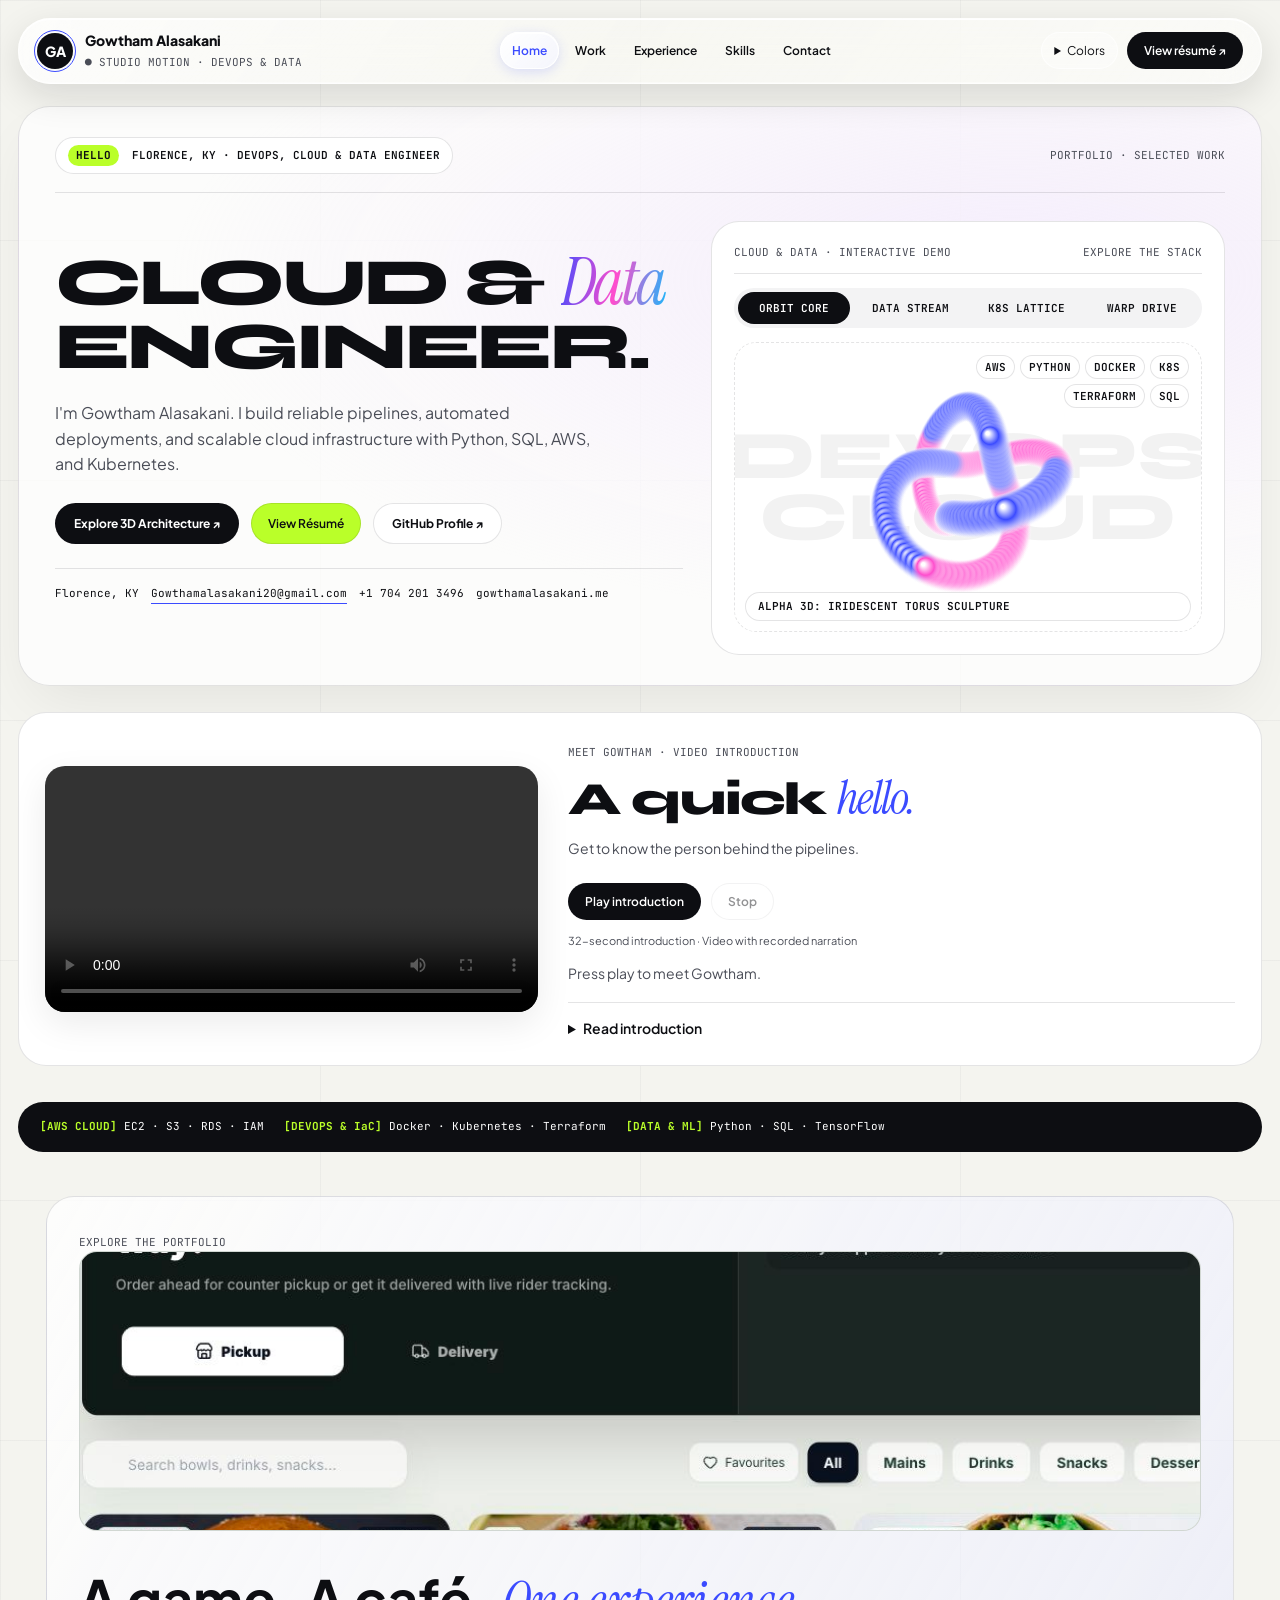
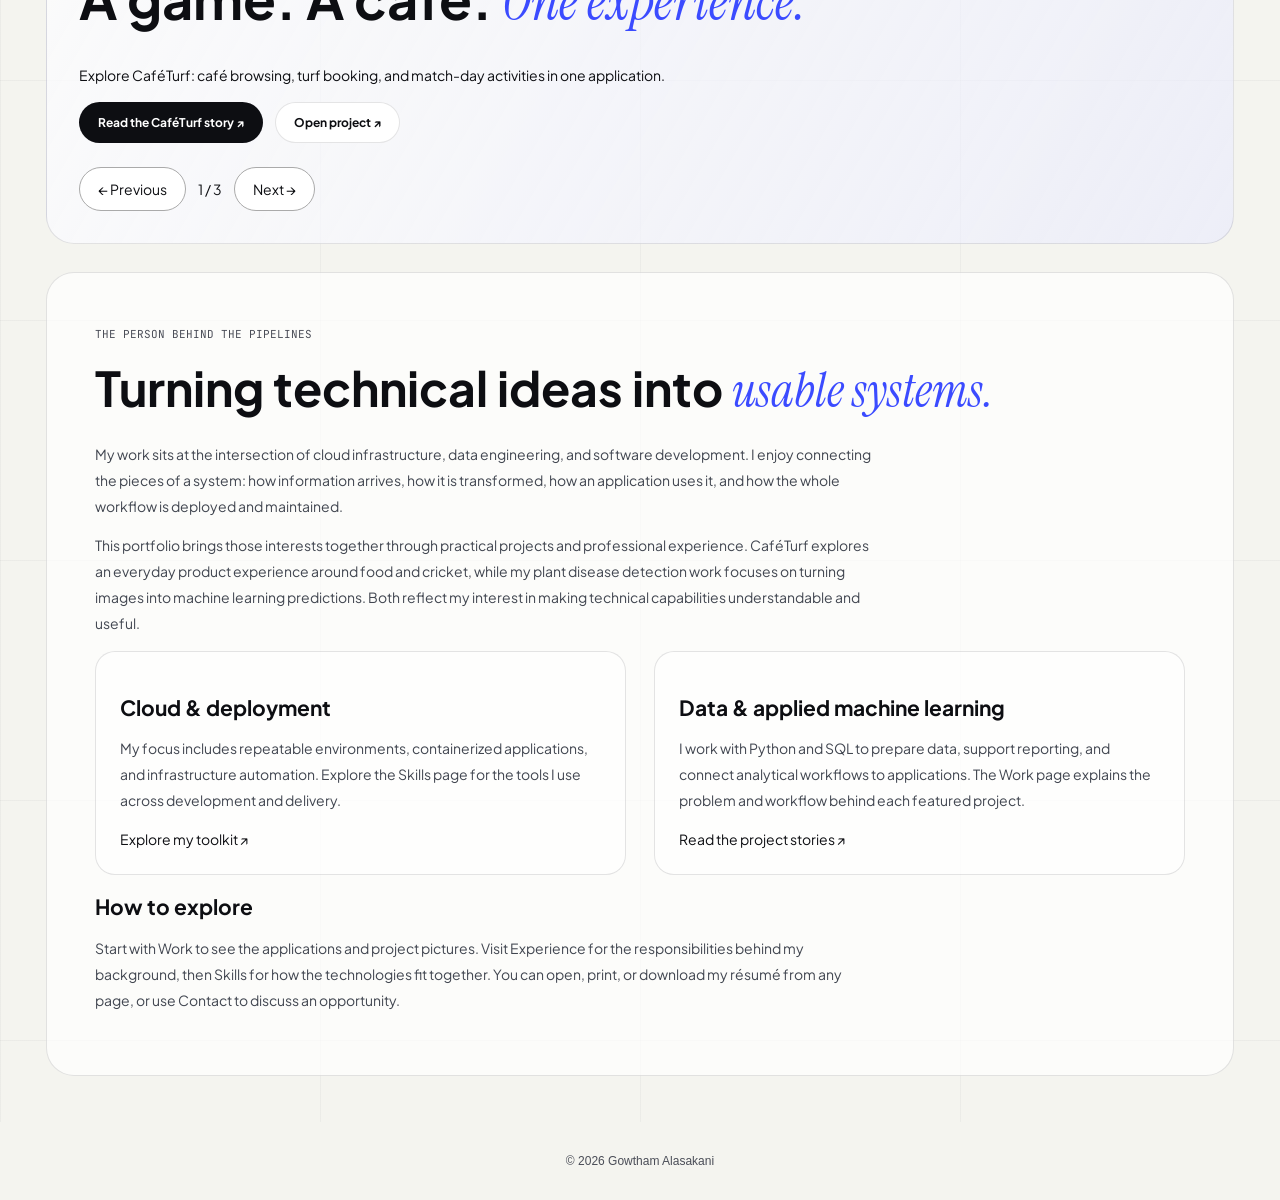
<file: index.html>
<!DOCTYPE html>

<html lang="en"><head><meta charset="utf-8"/><meta content="width=device-width, initial-scale=1" name="viewport"/><meta content="Gowtham Alasakani — Cloud and Data Engineer. Explore projects, technical skills, and a spoken introduction." name="description"/><title>Home | Gowtham Alasakani — Cloud &amp; Data Engineer</title><link href="https://gowthamalasakani.me/" rel="canonical"/><style>html{scroll-behavior:smooth;background:#f4f4ef}body{margin:0}button,summary,a{cursor:pointer}#studio-portfolio-preview{max-width:1400px;margin:auto}#studio-portfolio-preview .sp-nav{gap:12px}#studio-portfolio-preview .sp-tools details[open] .sp-swatches{min-width:160px}#studio-portfolio-preview :focus-visible{outline:3px solid #3b4bff;outline-offset:4px}@media(prefers-reduced-motion:reduce){html{scroll-behavior:auto}}</style><link href="https://fonts.googleapis.com/css2?family=Instrument+Serif:ital@0;1&amp;family=JetBrains+Mono:wght@400;600&amp;family=Plus+Jakarta+Sans:wght@400;600;800&amp;family=Syne:wght@700;800&amp;display=swap" rel="stylesheet"/><style>
#studio-portfolio-preview{--sp-bg:#f4f4ef;--sp-accent:#3b4bff;--sp-pink:#ff4ecd;--sp-lime:#baff29;--sp-line:#0d0e121c;color:#0d0e12;background:linear-gradient(90deg,#0d0e1209 1px,transparent 1px),linear-gradient(#0d0e1209 1px,transparent 1px),var(--sp-bg);background-size:25% 240px;font:14px/1.6 'Plus Jakarta Sans',sans-serif;padding:18px;container-type:inline-size}
#studio-portfolio-preview *{box-sizing:border-box;min-width:0}
#studio-portfolio-preview .sp-nav{display:flex;justify-content:space-between;align-items:center;flex-wrap:wrap;gap:14px;padding:12px 18px;background:#fff;border:1px solid var(--sp-line);border-radius:32px;box-shadow:0 12px 30px #0d0e1208}
#studio-portfolio-preview .sp-brand{display:flex;gap:12px;align-items:center;font-weight:800;line-height:1.3}
#studio-portfolio-preview .sp-logo{display:grid;place-items:center;border-radius:50%;width:36px;height:36px;background:#0d0e12;color:white;outline:1px solid var(--sp-accent);outline-offset:2px}
#studio-portfolio-preview .sp-mono{font:11px/1.5 'JetBrains Mono',monospace;color:#4a4d57}
#studio-portfolio-preview .sp-brand .sp-mono{display:block;margin-top:5px}
#studio-portfolio-preview .sp-tools{display:flex;align-items:center;gap:9px;flex-wrap:wrap}
#studio-portfolio-preview .sp-swatches{display:flex;align-items:center;gap:4px;background:#f3f3f4;border-radius:30px;padding:3px 8px}
#studio-portfolio-preview button{font:600 12px 'Plus Jakarta Sans',sans-serif;border:1px solid var(--sp-line);padding:10px 16px;border-radius:30px;background:#fff;color:#0d0e12}
#studio-portfolio-preview .sp-swatches button{padding:0;width:32px;height:32px;border:5px solid #f3f3f4;border-radius:50%}
#studio-portfolio-preview .sp-swatches button[aria-pressed=true]{outline:1px solid #0d0e12}
#studio-portfolio-preview .sp-black{background:#0d0e12;color:#fff}
#studio-portfolio-preview .sp-lime{background:var(--sp-lime)}
#studio-portfolio-preview .sp-hero{background:radial-gradient(ellipse at 80% 30%,#eedffd80,transparent 60%),#ffffffb8;border:1px solid var(--sp-line);border-radius:32px;padding:30px 36px;margin-top:22px;box-shadow:0 24px 60px -15px #0d0e1214}
#studio-portfolio-preview .sp-topbar{display:flex;flex-wrap:wrap;justify-content:space-between;align-items:center;gap:12px;padding-bottom:18px;border-bottom:1px solid var(--sp-line)}
#studio-portfolio-preview .sp-badge{padding:7px 12px;border:1px solid var(--sp-line);border-radius:24px;background:#fff;font:600 11px/1.6 'JetBrains Mono',monospace}
#studio-portfolio-preview .sp-badge b{display:inline-block;background:var(--sp-lime);border-radius:16px;padding:2px 8px;margin-right:6px}
#studio-portfolio-preview .sp-columns{display:grid;grid-template-columns:1.1fr .9fr;gap:28px;align-items:center;padding:28px 0 0}
#studio-portfolio-preview h1{font:800 clamp(45px,6.2cqw,86px)/.96 'Syne',sans-serif;letter-spacing:-.04em;margin:0;color:#0d0e12}
#studio-portfolio-preview em{font-family:'Instrument Serif',Georgia,serif;font-weight:400;color:var(--sp-accent)}
#studio-portfolio-preview h1 em{background:linear-gradient(100deg,var(--sp-accent),var(--sp-pink),#00c2ff);background-clip:text;-webkit-background-clip:text;color:transparent;padding-right:6px}
#studio-portfolio-preview .sp-lead{font-size:16px;color:#4a4d57;max-width:560px;margin:22px 0 26px}
#studio-portfolio-preview .sp-actions{display:flex;gap:12px;flex-wrap:wrap;margin-bottom:24px}
#studio-portfolio-preview a{color:inherit;text-decoration:none}
#studio-portfolio-preview .sp-actions a{font-size:12px;font-weight:700;padding:10px 18px;border:1px solid var(--sp-line);border-radius:30px;background:#fff}
#studio-portfolio-preview .sp-actions a:first-child{background:#0d0e12;color:#fff}
#studio-portfolio-preview .sp-meta{display:flex;flex-wrap:wrap;gap:12px;border-top:1px solid var(--sp-line);padding:16px 0 22px;font:11px/1.6 'JetBrains Mono',monospace;overflow-wrap:anywhere}
#studio-portfolio-preview .sp-meta a{border-bottom:1px solid var(--sp-accent)}
#studio-portfolio-preview .sp-core{padding:22px;background:#fff;border:1px solid var(--sp-line);border-radius:28px}
#studio-portfolio-preview .sp-corehead{display:flex;flex-wrap:wrap;gap:8px;justify-content:space-between;border-bottom:1px solid var(--sp-line);padding-bottom:12px}
#studio-portfolio-preview .sp-modes{display:grid;grid-template-columns:repeat(4,1fr);gap:4px;border-radius:24px;background:#f3f3f4;padding:4px;margin:14px 0}
#studio-portfolio-preview .sp-modes button{font:600 11px 'JetBrains Mono',monospace;padding:9px 5px;border:0;background:transparent}
#studio-portfolio-preview .sp-modes button[aria-pressed=true]{background:#0d0e12;color:#fff}
#studio-portfolio-preview .sp-stage{position:relative;height:290px;border:1px dashed var(--sp-line);border-radius:22px;overflow:hidden;display:grid;place-items:center}
#studio-portfolio-preview .sp-word{font:800 68px/.9 'Syne',sans-serif;color:#0d0e120e;text-align:center}
#studio-portfolio-preview canvas{position:absolute;inset:0;width:100%;height:100%}
#studio-portfolio-preview .sp-tags{position:absolute;right:12px;top:12px;display:flex;flex-wrap:wrap;justify-content:flex-end;gap:5px;max-width:220px}
#studio-portfolio-preview .sp-tags span{font:600 11px 'JetBrains Mono',monospace;background:#ffffffe6;border:1px solid var(--sp-line);padding:4px 8px;border-radius:20px}
#studio-portfolio-preview .sp-mode-label{position:absolute;bottom:10px;left:10px;right:10px;background:#ffffffe6;border:1px solid var(--sp-line);border-radius:18px;padding:5px 12px;font:600 11px/1.5 'JetBrains Mono',monospace}
#studio-portfolio-preview .sp-kpis{display:grid;grid-template-columns:repeat(4,1fr);gap:8px;margin-top:14px}
#studio-portfolio-preview .sp-kpi{border:1px solid var(--sp-line);border-radius:14px;padding:12px;background:#fff}
#studio-portfolio-preview .sp-kpi strong{display:block;font:800 25px/1.1 'Syne',sans-serif}
#studio-portfolio-preview .sp-kpi small{display:block;font-size:11px;line-height:1.4;color:#4a4d57;margin-top:4px}
#studio-portfolio-preview .sp-ribbon{display:flex;gap:20px;flex-wrap:wrap;margin:24px 0 44px;background:#0d0e12;color:#fff;border-radius:28px;padding:16px 22px;font:11px/1.6 'JetBrains Mono',monospace}
#studio-portfolio-preview .sp-ribbon b{color:var(--sp-lime)}
#studio-portfolio-preview .sp-section{padding:0 12px}
#studio-portfolio-preview .sp-section h2{font:800 36px/1.08 'Syne',sans-serif;letter-spacing:-.035em;margin:12px 0 20px;color:#0d0e12}
#studio-portfolio-preview .sp-section p{color:#4a4d57;max-width:680px;margin:0 0 24px}
#studio-portfolio-preview .sp-section .sp-mono{color:var(--sp-accent)}
#studio-portfolio-preview .sp-project{border:1px solid var(--sp-line);border-radius:24px;padding:24px;background:white}
#studio-portfolio-preview .sp-project h3{font:800 24px/1.2 'Syne',sans-serif;margin:12px 0;color:#0d0e12}
#studio-portfolio-preview .sp-project p{margin-bottom:0}
#studio-portfolio-preview .sp-resume{padding:20px;margin-top:20px;background:#fff;border:1px solid var(--sp-line);border-radius:20px}
#studio-portfolio-preview .sp-resume[hidden]{display:none}
@container(max-width:1040px){#studio-portfolio-preview .sp-columns{grid-template-columns:1fr}#studio-portfolio-preview .sp-kpis{grid-template-columns:repeat(2,1fr)}}
@container(max-width:550px){#studio-portfolio-preview .sp-hero{padding:22px 16px}#studio-portfolio-preview .sp-core{padding:14px}#studio-portfolio-preview .sp-modes{grid-template-columns:repeat(2,1fr);border-radius:18px}#studio-portfolio-preview h1{font-size:44px}#studio-portfolio-preview .sp-section h2{font-size:30px}#studio-portfolio-preview .sp-nav{border-radius:24px}#studio-portfolio-preview .sp-tools{width:100%}}
@media(pointer:coarse){#studio-portfolio-preview button{min-height:44px}#studio-portfolio-preview .sp-swatches button{width:44px;height:44px;border-width:10px}}
</style><style>
#studio-portfolio-preview .sp-guide{display:grid;grid-template-columns:minmax(200px,.85fr) 1.15fr;gap:30px;align-items:center;padding:26px;margin:26px 0 36px;border:1px solid var(--sp-line);border-radius:28px;background:#fff}
#studio-portfolio-preview .sp-portrait{position:relative;align-self:stretch;display:flex;align-items:flex-end;justify-content:center;background:radial-gradient(ellipse at 50% 60%,#eee8ff,#f5f5ef 70%);border-radius:22px;overflow:hidden;min-height:300px}
#studio-portfolio-preview .sp-portrait img{display:block;width:100%;max-width:310px;height:340px;object-fit:contain;object-position:bottom}
#studio-portfolio-preview .sp-speaking{position:absolute;bottom:14px;left:50%;transform:translateX(-50%);background:var(--sp-lime);color:#0d0e12;border-radius:30px;padding:7px 16px;font-size:12px;font-weight:700}
#studio-portfolio-preview .sp-speaking[hidden]{display:none}
#studio-portfolio-preview .sp-guide h2{font:800 46px/1.1 'Syne',sans-serif;letter-spacing:-.04em;margin:12px 0;color:#0d0e12}
#studio-portfolio-preview .sp-guide p{font-size:14px;color:#4a4d57;line-height:1.7;margin:12px 0}
#studio-portfolio-preview .sp-guide-actions{display:flex;gap:10px;flex-wrap:wrap;margin:22px 0 12px}
#studio-portfolio-preview .sp-guide button:disabled{opacity:.45}
#studio-portfolio-preview .sp-guide .sp-voice-note{font-size:11px}
#studio-portfolio-preview .sp-transcript{border-top:1px solid var(--sp-line);padding-top:14px;margin-top:16px}
#studio-portfolio-preview .sp-transcript summary{font-weight:600}
#studio-portfolio-preview .sp-simple-nav{display:flex;gap:18px;flex-wrap:wrap;font-size:12px;font-weight:600}
#studio-portfolio-preview .sp-tools details{position:relative}
#studio-portfolio-preview .sp-tools summary{font-size:12px;padding:8px 12px}
#studio-portfolio-preview .sp-tools details[open] .sp-swatches{position:absolute;right:0;top:38px;z-index:10;border:1px solid var(--sp-line);box-shadow:0 6px 20px #0002}
#studio-portfolio-preview .sp-added-section{padding:30px 12px;border-top:1px solid var(--sp-line);margin-top:36px}
#studio-portfolio-preview .sp-added-section h2{font:800 30px/1.15 'Syne',sans-serif;color:#0d0e12;margin:0 0 18px}
#studio-portfolio-preview .sp-added-section p{color:#4a4d57;line-height:1.7}
#studio-portfolio-preview .sp-experience-list{display:grid;gap:14px}
#studio-portfolio-preview .sp-experience-list article{padding:16px;background:#fff;border:1px solid var(--sp-line);border-radius:16px}
#studio-portfolio-preview .sp-experience-list strong{display:block}
#studio-portfolio-preview .sp-experience-list span{font-size:12px;color:#4a4d57}
#studio-portfolio-preview .sp-project details{margin-top:16px}
@container(min-width:780px){#studio-portfolio-preview .sp-columns{grid-template-columns:1.1fr .9fr}#studio-portfolio-preview h1{font-size:clamp(40px,5.5cqw,66px)}}
@container(max-width:650px){#studio-portfolio-preview .sp-guide{grid-template-columns:1fr;padding:18px;gap:20px}#studio-portfolio-preview .sp-portrait img{height:280px}#studio-portfolio-preview .sp-portrait{min-height:280px}#studio-portfolio-preview .sp-guide h2{font-size:38px}}
</style><style>
#studio-portfolio-preview .sp-video-wrap{min-width:0;align-self:center;}
#studio-portfolio-preview #sp-intro-video{display:block;width:100%;max-height:480px;object-fit:contain;border-radius:20px;background:#fff;box-shadow:0 12px 35px #0d0e1214;}
@media(max-width:600px){#studio-portfolio-preview #sp-intro-video{max-height:380px;}}
@media print{.sp-video-wrap{display:none!important;}}
</style><style id="glossy-sticky-menu">
html{scroll-padding-top:var(--menu-offset,160px)}
#studio-portfolio-preview .sp-nav{
 position:sticky;top:12px;z-index:100;
 background:linear-gradient(125deg,rgba(255,255,255,.78),rgba(255,255,255,.32) 48%,rgba(255,255,255,.58));
 backdrop-filter:blur(24px) saturate(170%);-webkit-backdrop-filter:blur(24px) saturate(170%);
 border:1px solid rgba(255,255,255,.8);
 box-shadow:0 12px 36px rgba(13,14,18,.12),inset 0 1px 0 #fff,inset 0 -1px 0 rgba(255,255,255,.4);
}
#studio-portfolio-preview .sp-simple-nav{gap:4px}
#studio-portfolio-preview .sp-simple-nav a{padding:9px 12px;border-radius:999px;transition:background .2s ease}
#studio-portfolio-preview .sp-simple-nav a:hover,#studio-portfolio-preview .sp-simple-nav a:focus-visible{background:rgba(255,255,255,.7)}
#studio-portfolio-preview .sp-tools summary{background:rgba(255,255,255,.3);border:1px solid rgba(255,255,255,.65);border-radius:999px}
#studio-portfolio-preview .sp-tools details[open] .sp-swatches{background:rgba(248,248,251,.95);backdrop-filter:blur(24px)}
@media(max-width:700px){
 #studio-portfolio-preview .sp-nav{top:8px;padding:10px 12px;gap:8px;border-radius:24px}
 #studio-portfolio-preview .sp-brand{font-size:12px;gap:8px;flex:1}
 #studio-portfolio-preview .sp-brand .sp-mono{display:none}
 #studio-portfolio-preview .sp-tools{width:auto;gap:4px;flex-wrap:nowrap}
 #studio-portfolio-preview .sp-tools button{padding:9px 10px;font-size:11px}
 #studio-portfolio-preview .sp-tools summary{padding:9px 8px;font-size:11px}
 #studio-portfolio-preview .sp-simple-nav{order:3;width:100%;justify-content:space-between;flex-wrap:nowrap;border-top:1px solid rgba(255,255,255,.6);padding-top:4px}
 #studio-portfolio-preview .sp-simple-nav a{padding:9px 10px}
}
@supports not (backdrop-filter:blur(1px)){#studio-portfolio-preview .sp-nav{background:rgba(250,250,248,.95)}}
@media print{#studio-portfolio-preview .sp-nav{display:none!important}}
</style><style id="menu-slider-style">
#studio-portfolio-preview .sp-simple-nav{position:relative;isolation:isolate}
#studio-portfolio-preview .sp-menu-slider{position:absolute;left:0;top:0;z-index:-1;pointer-events:none;border-radius:999px;background:linear-gradient(135deg,rgba(255,255,255,.95),rgba(220,224,255,.52));border:1px solid rgba(255,255,255,.95);box-shadow:0 3px 12px rgba(59,75,255,.17),inset 0 1px 0 #fff;transition:transform .32s cubic-bezier(.22,1,.36,1),width .32s cubic-bezier(.22,1,.36,1),height .2s,opacity .2s;opacity:0}
#studio-portfolio-preview .sp-simple-nav a[aria-current="location"]{color:var(--sp-accent);background:transparent}
@media(prefers-reduced-motion:reduce){#studio-portfolio-preview .sp-menu-slider{transition:none}}
</style><style>
#studio-portfolio-preview main{min-height:60vh}
#studio-portfolio-preview .sp-brand{color:inherit;text-decoration:none}
#studio-portfolio-preview .sp-simple-nav a[aria-current="page"]{color:var(--sp-accent);background:rgba(255,255,255,.5)}
#studio-portfolio-preview .sp-page-heading{padding:56px 28px 0}
#studio-portfolio-preview .sp-page-heading h1{font-size:clamp(40px,7vw,80px);margin:12px 0}
#studio-portfolio-preview .sp-carousel{margin:28px;padding:32px;border:1px solid var(--sp-line);border-radius:28px;background:linear-gradient(120deg,#ffffffc9,#e8eaff8c)}
#studio-portfolio-preview .sp-carousel h2{font-size:clamp(30px,5vw,54px);margin:18px 0}
#studio-portfolio-preview .sp-carousel p{max-width:650px;line-height:1.7}
#studio-portfolio-preview .sp-slide{min-height:220px}
#studio-portfolio-preview [hidden]{display:none!important}
#studio-portfolio-preview .sp-carousel-controls{display:flex;gap:12px;align-items:center;flex-wrap:wrap;margin-top:24px}
#studio-portfolio-preview .sp-carousel-controls button{padding:10px 18px;border:1px solid #aaa;border-radius:30px;background:#fff;font:inherit}
.sp-skip{position:fixed;top:-100px;left:20px;z-index:200;background:white;padding:12px}.sp-skip:focus{top:8px}
@media(max-width:700px){#studio-portfolio-preview .sp-simple-nav a{padding:10px 5px;font-size:11px}#studio-portfolio-preview .sp-carousel{margin:18px;padding:22px}#studio-portfolio-preview .sp-slide{min-height:270px}}
</style><style id="expanded-content-style">
#studio-portfolio-preview .detail-section{margin:28px;padding:clamp(22px,4vw,48px);border:1px solid var(--sp-line);border-radius:28px;background:#ffffffab}
#studio-portfolio-preview .detail-section p,#studio-portfolio-preview .detail-section li{line-height:1.85;color:#414650;max-width:78ch}
#studio-portfolio-preview .detail-section h2{font-size:clamp(28px,4vw,48px);line-height:1.15;margin:16px 0 24px}
#studio-portfolio-preview .detail-section h3{font-size:21px;line-height:1.35;margin:18px 0 12px}
#studio-portfolio-preview .detail-grid{display:grid;grid-template-columns:repeat(2,minmax(0,1fr));gap:28px}
#studio-portfolio-preview .detail-card{padding:24px;border:1px solid var(--sp-line);border-radius:20px;background:#ffffff80;min-width:0}
#studio-portfolio-preview .project-gallery{display:grid;grid-template-columns:repeat(2,minmax(0,1fr));gap:20px;margin:28px 0}
#studio-portfolio-preview figure{margin:0;min-width:0}
#studio-portfolio-preview .project-image{display:block;width:100%;height:auto;aspect-ratio:1100/580;object-fit:cover;border:1px solid var(--sp-line);border-radius:18px;background:#eaf0e9}
#studio-portfolio-preview figcaption{font-size:12px;line-height:1.6;color:#5d626b;padding:10px 2px}
#studio-portfolio-preview .project-gallery a{display:block}
#studio-portfolio-preview .sp-slide .project-image{max-height:280px;object-fit:cover;margin-bottom:24px}
#studio-portfolio-preview .detail-note{border-left:3px solid var(--sp-accent);padding-left:20px}
@media(max-width:700px){#studio-portfolio-preview .detail-grid,#studio-portfolio-preview .project-gallery{grid-template-columns:1fr}#studio-portfolio-preview .detail-section{margin:18px}#studio-portfolio-preview .detail-card{padding:20px}}
</style></head><body><a class="sp-skip" href="#main-content">Skip to content</a><div id="studio-portfolio-preview">
<header class="sp-nav">
<a aria-label="Gowtham Alasakani — Home" class="sp-brand" href="/"><span class="sp-logo">GA</span><div>Gowtham Alasakani<span class="sp-mono">● STUDIO MOTION · DEVOPS &amp; DATA</span></div></a><nav aria-label="Portfolio" class="sp-simple-nav"><a aria-current="page" href="/">Home</a><a href="/work.html">Work</a><a href="/experience.html">Experience</a><a href="/skills.html">Skills</a><a href="/contact.html">Contact</a></nav>
<div class="sp-tools"><details><summary class="cursor-interaction">Colors</summary><div class="sp-swatches"><span class="sp-mono">WASH</span><button aria-label="Studio" aria-pressed="true" class="cursor-interaction" data-wash="studio" style="background:linear-gradient(135deg,#3b4bff,#ff4ecd,#baff29)"></button><button aria-label="Duotone" aria-pressed="false" class="cursor-interaction" data-wash="duotone" style="background:linear-gradient(135deg,#ff4d2d,#7c3aed)"></button><button aria-label="Aqua" aria-pressed="false" class="cursor-interaction" data-wash="aqua" style="background:linear-gradient(135deg,#00b894,#0284c7)"></button><button aria-label="Ultraviolet" aria-pressed="false" class="cursor-interaction" data-wash="violet" style="background:linear-gradient(135deg,#6d28d9,#ec4899)"></button></div></details><button class="sp-black cursor-interaction" data-resume="">View résumé ↗</button></div>
</header>
<main id="main-content"><div class="sp-hero">
<div class="sp-topbar"><div class="sp-badge"><b>HELLO</b> FLORENCE, KY · DEVOPS, CLOUD &amp; DATA ENGINEER</div><span class="sp-mono">PORTFOLIO · SELECTED WORK</span></div>
<div class="sp-columns">
<div><h1>CLOUD &amp; <em>Data</em><br/>ENGINEER.</h1><p class="sp-lead">I'm Gowtham Alasakani. I build reliable pipelines, automated deployments, and scalable cloud infrastructure with Python, SQL, AWS, and Kubernetes.</p><div class="sp-actions"><a href="/work.html">Explore 3D Architecture ↗</a><button class="sp-lime cursor-interaction" data-resume="">View Résumé</button><a href="https://github.com/gowthamalasakaniS574661" rel="noopener" target="_blank">GitHub Profile ↗</a></div><div class="sp-meta"><span>Florence, KY</span><a href="mailto:Gowthamalasakani20@gmail.com">Gowthamalasakani20@gmail.com</a><span>+1 704 201 3496</span><span>gowthamalasakani.me</span></div></div>
<div class="sp-core"><div class="sp-corehead sp-mono"><span>CLOUD &amp; DATA · INTERACTIVE DEMO</span><span>EXPLORE THE STACK</span></div><div class="sp-modes"><button aria-pressed="true" class="cursor-interaction" data-mode="globe">ORBIT CORE</button><button aria-pressed="false" class="cursor-interaction" data-mode="pipeline">DATA STREAM</button><button aria-pressed="false" class="cursor-interaction" data-mode="lattice">K8S LATTICE</button><button aria-pressed="false" class="cursor-interaction" data-mode="warp">WARP DRIVE</button></div><div class="sp-stage"><div class="sp-word">DEVOPS<br/>CLOUD</div><canvas aria-label="Iridescent sculpture preview; move pointer to rotate" id="sp-sculpture" role="img"></canvas><div class="sp-tags"><span>AWS</span><span>PYTHON</span><span>DOCKER</span><span>K8S</span><span>TERRAFORM</span><span>SQL</span></div><div aria-live="polite" class="sp-mode-label">ALPHA 3D: IRIDESCENT TORUS SCULPTURE</div></div></div>
</div>
</div><section aria-labelledby="sp-guide-title" class="sp-guide">
<div class="sp-video-wrap"><video aria-label="Gowtham's portfolio introduction" controls="" id="sp-intro-video" playsinline="" preload="metadata"><source src="/assets/gowtham-introduction.mp4" type="video/mp4"/>Your browser cannot play this video. <a href="/assets/gowtham-introduction.mp4">Open introduction video</a>.</video></div>
<div class="sp-guide-copy"><span class="sp-mono">MEET GOWTHAM · VIDEO INTRODUCTION</span><h2 id="sp-guide-title">A quick <em>hello.</em></h2><p>Get to know the person behind the pipelines.</p>
<div class="sp-guide-actions"><button class="sp-black cursor-interaction" id="sp-speak" type="button">Play introduction</button><button class="cursor-interaction" disabled="" id="sp-stop" type="button">Stop</button></div><p class="sp-voice-note">32-second introduction · Video with recorded narration</p><p aria-live="polite" id="sp-speech-status" role="status">Press play to meet Gowtham.</p>
<details class="sp-transcript"><summary class="cursor-interaction">Read introduction</summary><p id="sp-script">Hi, I'm Gowtham Alasakani. Welcome to my portfolio. I focus on cloud and data engineering: building reliable pipelines, automating deployments, and working with Python, SQL, AWS, Docker, and Kubernetes. Here you can explore my plant disease detection project, browse my technical skills, and learn about my experience. The interactive demos explain how data moves from ingestion to deployment and machine learning inference. If you're looking for someone to help build dependable cloud and data systems, I'd love to connect. Thanks for visiting!</p></details>
</div>
</section><div class="sp-ribbon"><span><b>[AWS CLOUD]</b> EC2 · S3 · RDS · IAM</span><span><b>[DEVOPS &amp; IaC]</b> Docker · Kubernetes · Terraform</span><span><b>[DATA &amp; ML]</b> Python · SQL · TensorFlow</span></div><section aria-label="Portfolio highlights" aria-roledescription="carousel" class="sp-carousel"><span class="sp-mono">EXPLORE THE PORTFOLIO</span><div aria-label="1 of 3" aria-roledescription="slide" class="sp-slide" role="group"><img alt="CaféTurf café ordering interface" class="project-image" height="580" loading="lazy" src="/assets/cafeturf-cafe.jpg" width="1100"/><h2>A game. A café. <em>One experience.</em></h2><p>Explore CaféTurf: café browsing, turf booking, and match-day activities in one application.</p><div class="sp-actions"><a href="/work.html#cafeturf">Read the CaféTurf story ↗</a><a href="https://cafeturf.gowthamalasakani.me" rel="noopener" target="_blank">Open project ↗</a></div></div><div aria-label="2 of 3" aria-roledescription="slide" class="sp-slide" hidden="" role="group"><img alt="Plant image classification workflow illustration" class="project-image" height="580" loading="lazy" src="/assets/plant-workflow.svg" width="1100"/><h2>From leaf images to <em>predictions.</em></h2><p>Follow the plant disease project from image preparation to model inference and readable results.</p><div class="sp-actions"><a href="/work.html#plant-disease">Explore the machine learning project ↗</a></div></div><div aria-label="3 of 3" aria-roledescription="slide" class="sp-slide" hidden="" role="group"><h2>Experience that <em>connects.</em></h2><p>Learn about my experience across data analysis, pipelines, cloud infrastructure, and deployment.</p><div class="sp-actions"><a href="/experience.html">View experience ↗</a></div></div><div class="sp-carousel-controls"><button aria-label="Previous highlight" data-slide-step="-1" type="button">← Previous</button><span aria-live="polite" id="slide-status" role="status">1 / 3</span><button aria-label="Next highlight" data-slide-step="1" type="button">Next →</button></div></section><section class="detail-section"><span class="sp-mono">THE PERSON BEHIND THE PIPELINES</span><h2>Turning technical ideas into <em>usable systems.</em></h2><p>My work sits at the intersection of cloud infrastructure, data engineering, and software development. I enjoy connecting the pieces of a system: how information arrives, how it is transformed, how an application uses it, and how the whole workflow is deployed and maintained.</p><p>This portfolio brings those interests together through practical projects and professional experience. CaféTurf explores an everyday product experience around food and cricket, while my plant disease detection work focuses on turning images into machine learning predictions. Both reflect my interest in making technical capabilities understandable and useful.</p><div class="detail-grid"><article class="detail-card"><h3>Cloud &amp; deployment</h3><p>My focus includes repeatable environments, containerized applications, and infrastructure automation. Explore the Skills page for the tools I use across development and delivery.</p><a href="/skills.html">Explore my toolkit ↗</a></article><article class="detail-card"><h3>Data &amp; applied machine learning</h3><p>I work with Python and SQL to prepare data, support reporting, and connect analytical workflows to applications. The Work page explains the problem and workflow behind each featured project.</p><a href="/work.html">Read the project stories ↗</a></article></div><h3>How to explore</h3><p>Start with Work to see the applications and project pictures. Visit Experience for the responsibilities behind my background, then Skills for how the technologies fit together. You can open, print, or download my résumé from any page, or use Contact to discuss an opportunity.</p></section></main></div>
<script>
(()=>{
 const root=document.getElementById('studio-portfolio-preview');
 const canvas=root.querySelector('#sp-sculpture'),ctx=canvas?.getContext('2d');
 const palettes={studio:['#f4f4ef','#3b4bff','#ff4ecd','#baff29'],duotone:['#faf6f0','#ff4d2d','#7c3aed','#fde047'],aqua:['#eff8f6','#008f72','#0284c7','#a7f3d0'],violet:['#f6f3ff','#6d28d9','#ec4899','#d9f99d']};
 let palette=palettes.studio,mode='globe',rx=.5,ry=.4;
 function draw(){
  if(!ctx)return;
  const w=canvas.clientWidth,h=canvas.clientHeight,dpr=Math.min(devicePixelRatio||1,2);if(!w||!h)return;
  canvas.width=w*dpr;canvas.height=h*dpr;ctx.setTransform(dpr,0,0,dpr,0,0);ctx.clearRect(0,0,w,h);
  const pts=[],scaleBase=Math.min(1,w/360);
  for(let i=0;i<220;i++){
   const u=i/220*Math.PI*2,p=mode==='pipeline'?3:2,q=mode==='lattice'?5:3;
   const r=mode==='warp'?80:62+26*Math.cos(q*u);
   const x=r*Math.cos((mode==='warp'?1:p)*u),y=r*Math.sin((mode==='warp'?1:p)*u),z=mode==='warp'?0:38*Math.sin(q*u);
   const x1=x*Math.cos(ry)-z*Math.sin(ry),z1=z*Math.cos(ry)+x*Math.sin(ry),y2=y*Math.cos(rx)-z1*Math.sin(rx),z2=z1*Math.cos(rx)+y*Math.sin(rx),s=320/(320-z2)*scaleBase;
   pts.push({x:w/2+x1*s,y:h/2+y2*s,z:z2,r:Math.max(5,16*s),u});
  }
  pts.sort((a,b)=>a.z-b.z).forEach(pt=>{const g=ctx.createRadialGradient(pt.x-pt.r*.3,pt.y-pt.r*.3,pt.r*.1,pt.x,pt.y,pt.r);g.addColorStop(0,'#fff');g.addColorStop(.45,Math.sin(pt.u*3)>0?palette[1]:palette[2]);g.addColorStop(1,'#ffffff12');ctx.fillStyle=g;ctx.beginPath();ctx.arc(pt.x,pt.y,pt.r,0,Math.PI*2);ctx.fill()});
 }
 root.querySelectorAll('[data-wash]').forEach(b=>b.addEventListener('click',()=>{palette=palettes[b.dataset.wash];['--sp-bg','--sp-accent','--sp-pink','--sp-lime'].forEach((k,i)=>root.style.setProperty(k,palette[i]));root.querySelectorAll('[data-wash]').forEach(x=>x.setAttribute('aria-pressed',String(x===b)));draw()}));
 const names={globe:'IRIDESCENT TORUS SCULPTURE',pipeline:'HELICAL DATA RIBBON',lattice:'GEODESIC K8S CRYSTAL',warp:'HIGH-THROUGHPUT TORUS RING'};
 root.querySelectorAll('[data-mode]').forEach(b=>b.addEventListener('click',()=>{mode=b.dataset.mode;root.querySelectorAll('[data-mode]').forEach(x=>x.setAttribute('aria-pressed',String(x===b)));root.querySelector('.sp-mode-label').textContent='ALPHA 3D: '+names[mode];draw()}));
 if(!canvas)return;
 canvas.addEventListener('pointermove',e=>{const r=canvas.getBoundingClientRect();rx=(e.clientY-r.top)/r.height*2;ry=(e.clientX-r.left)/r.width*2;draw()});
 new ResizeObserver(draw).observe(canvas);draw();
})();</script><footer style="text-align:center;padding:32px;font:12px sans-serif;color:#4a4d57">© 2026 Gowtham Alasakani</footer><dialog aria-labelledby="resume-viewer-title" id="resume-viewer">
<header class="rv-toolbar"><h2 id="resume-viewer-title">Gowtham’s résumé</h2><div><button disabled="" id="rv-print" type="button">Print</button><a download="Gowtham_Alasakani_Resume.pdf" href="/Gowtham_Alasakani_Resume.pdf">Download PDF</a><button aria-label="Close résumé preview" id="rv-close" type="button">Close ✕</button></div></header>
<p id="rv-status" role="status">Loading PDF…</p><div id="rv-pages"></div>
<object data="/Gowtham_Alasakani_Resume.pdf#view=FitH" hidden="" id="rv-fallback" type="application/pdf"><p>Your browser cannot display the PDF here. <a href="/Gowtham_Alasakani_Resume.pdf" rel="noopener" target="_blank">Open PDF</a> or use Download PDF above.</p></object>
</dialog>
<style>
#resume-viewer{width:min(960px,96vw);max-width:none;height:90dvh;max-height:94dvh;padding:0;border:1px solid #ddd;border-radius:20px;background:#e9eaf0;color:#0d0e12;font:14px/1.5 'Plus Jakarta Sans',sans-serif}
#resume-viewer::backdrop{background:#0d0e1299;backdrop-filter:blur(5px)}
.rv-toolbar{position:sticky;top:0;z-index:2;display:flex;justify-content:space-between;align-items:center;gap:12px;flex-wrap:wrap;background:#fff;padding:16px 20px;border-bottom:1px solid #ddd}
.rv-toolbar h2{font-size:18px;margin:0}.rv-toolbar div{display:flex;gap:8px;flex-wrap:wrap}
.rv-toolbar button,.rv-toolbar a{font:600 13px sans-serif;border:1px solid #ddd;background:#fff;color:#111;border-radius:24px;padding:10px 16px;text-decoration:none;cursor:pointer}
.rv-toolbar a{background:#111;color:white}#rv-print:disabled{opacity:.4}#rv-status{margin:12px 20px}
#rv-pages{padding:10px 20px 24px}#rv-pages canvas{display:block;width:100%;height:auto;margin:0 auto 18px;background:white;box-shadow:0 3px 12px #0002}#rv-fallback{width:100%;height:65dvh}#rv-fallback[hidden]{display:none}
#studio-portfolio-preview .sp-avatar-sprite{width:min(100%,340px);aspect-ratio:1;align-self:flex-end;background-size:200% 200%;background-position:0 0;background-repeat:no-repeat;transform-origin:50% 90%;transition:transform .3s ease}
#studio-portfolio-preview .sp-avatar-sprite[data-frame="1"]{background-position:100% 0;transform:rotate(-.5deg)}
#studio-portfolio-preview .sp-avatar-sprite[data-frame="2"]{background-position:0 100%;transform:translateY(-2px) rotate(.4deg)}
#studio-portfolio-preview .sp-avatar-sprite[data-frame="3"]{background-position:100% 100%;transform:rotate(.7deg)}
#studio-portfolio-preview .sp-voice-picker{display:block;margin:16px 0 10px;font-size:12px;font-weight:600}
#studio-portfolio-preview .sp-voice-picker select{display:block;max-width:100%;width:100%;margin-top:6px;font:14px sans-serif;background:white;color:#111;border:1px solid #ddd;border-radius:10px;padding:10px}
@media(prefers-reduced-motion:reduce){#studio-portfolio-preview .sp-avatar-sprite{transition:none;transform:none!important}}
@media print{body> :not(#resume-viewer){display:none!important}#resume-viewer{position:static!important;display:block!important;overflow:visible!important;width:100%!important;height:auto!important;max-height:none!important;border:0!important;padding:0!important;background:white!important}#resume-viewer .rv-toolbar,#rv-status,#rv-fallback{display:none!important}#rv-pages{padding:0!important}#rv-pages canvas{box-shadow:none!important;margin:0!important;break-after:page;page-break-after:always;width:100%!important}#rv-pages canvas:last-child{break-after:auto;page-break-after:auto}@page{margin:0}}
</style>
<script type="module">
const dialog=document.getElementById('resume-viewer'),pages=document.getElementById('rv-pages'),status=document.getElementById('rv-status'),printButton=document.getElementById('rv-print');
let loaded=false,loading=false,opener=null;
async function loadResume(){
 if(loaded||loading)return;loading=true;
 try{
  const pdfjs=await import('https://cdnjs.cloudflare.com/ajax/libs/pdf.js/4.10.38/pdf.min.mjs');
  pdfjs.GlobalWorkerOptions.workerSrc='https://cdnjs.cloudflare.com/ajax/libs/pdf.js/4.10.38/pdf.worker.min.mjs';
  const pdf=await pdfjs.getDocument('/Gowtham_Alasakani_Resume.pdf').promise;
  pages.replaceChildren();
  for(let n=1;n<=pdf.numPages;n++){
   const page=await pdf.getPage(n),viewport=page.getViewport({scale:1.7}),canvas=document.createElement('canvas');
   canvas.width=Math.ceil(viewport.width);canvas.height=Math.ceil(viewport.height);canvas.setAttribute('role','img');canvas.setAttribute('aria-label',`Résumé page ${n} of ${pdf.numPages}`);pages.append(canvas);
   await page.render({canvasContext:canvas.getContext('2d'),viewport}).promise;
  }
  loaded=true;printButton.disabled=false;status.textContent=`${pdf.numPages} page${pdf.numPages===1?'':'s'} · PDF résumé`;
 }catch(e){pages.replaceChildren();document.getElementById('rv-fallback').hidden=false;status.textContent='Using your browser’s PDF viewer. Download the PDF if it cannot display here.';printButton.disabled=false;}
 finally{loading=false;}
}
document.querySelectorAll('[data-resume]').forEach(b=>b.addEventListener('click',()=>{opener=b;dialog.showModal();document.body.style.overflow='hidden';loadResume()}));
document.getElementById('rv-close').addEventListener('click',()=>dialog.close());
dialog.addEventListener('close',()=>{document.body.style.overflow='';opener?.focus()});
dialog.addEventListener('click',e=>{if(e.target===dialog){const r=dialog.getBoundingClientRect();if(e.clientX<r.left||e.clientX>r.right||e.clientY<r.top||e.clientY>r.bottom)dialog.close()}});
printButton.addEventListener('click',()=>{if(loaded)window.print();else window.open('/Gowtham_Alasakani_Resume.pdf','_blank','noopener')});
</script>
<script>
(()=>{
 const video=document.getElementById('sp-intro-video'),play=document.getElementById('sp-speak'),stop=document.getElementById('sp-stop'),status=document.getElementById('sp-speech-status');
 if(!video)return;
 play.addEventListener('click',async()=>{if(!video.paused){video.pause();return;}try{await video.play();}catch(e){status.textContent='Use the video controls to play the introduction.';}});
 stop.addEventListener('click',()=>{video.pause();video.currentTime=0;stop.disabled=true;status.textContent='Introduction stopped. Ready to replay.';});
 video.addEventListener('play',()=>{play.textContent='Pause introduction';stop.disabled=false;status.textContent='Playing introduction.';});
 video.addEventListener('pause',()=>{play.textContent='Resume introduction';status.textContent='Introduction paused.';});
 video.addEventListener('ended',()=>{play.textContent='Replay introduction';stop.disabled=true;status.textContent='Thanks for watching.';});
 video.addEventListener('error',()=>{status.textContent='Video could not load. Please refresh or read the introduction below.';});
 document.addEventListener('visibilitychange',()=>{if(document.hidden)video.pause();});
})();
</script>
<script>
(()=>{const menu=document.querySelector('.sp-nav');const update=()=>document.documentElement.style.setProperty('--menu-offset',(menu.getBoundingClientRect().height+28)+'px');update();if('ResizeObserver' in window)new ResizeObserver(update).observe(menu);else window.addEventListener('resize',update);})();
</script><script id="menu-slider-script">(()=>{const nav=document.querySelector('.sp-simple-nav'),active=nav.querySelector('[aria-current="page"]');const slider=document.createElement('span');slider.className='sp-menu-slider';slider.setAttribute('aria-hidden','true');nav.prepend(slider);function move(a){if(!a)return;slider.style.width=a.offsetWidth+'px';slider.style.height=a.offsetHeight+'px';slider.style.transform=`translate(${a.offsetLeft}px,${a.offsetTop}px)`;slider.style.opacity='1'}nav.querySelectorAll('a').forEach(a=>{a.addEventListener('mouseenter',()=>move(a));a.addEventListener('focus',()=>move(a));});nav.addEventListener('mouseleave',()=>move(active));nav.addEventListener('focusout',()=>requestAnimationFrame(()=>move(nav.contains(document.activeElement)?document.activeElement:active)));new ResizeObserver(()=>move(active)).observe(nav);document.fonts?.ready.then(()=>move(active));move(active)})();</script><script>(()=>{const slides=[...document.querySelectorAll('.sp-slide')];let i=0;document.querySelectorAll('[data-slide-step]').forEach(b=>b.addEventListener('click',()=>{slides[i].hidden=true;i=(i+Number(b.dataset.slideStep)+slides.length)%slides.length;slides[i].hidden=false;document.getElementById('slide-status').textContent=`${i+1} / ${slides.length}`}))})();</script></body></html>
</file>
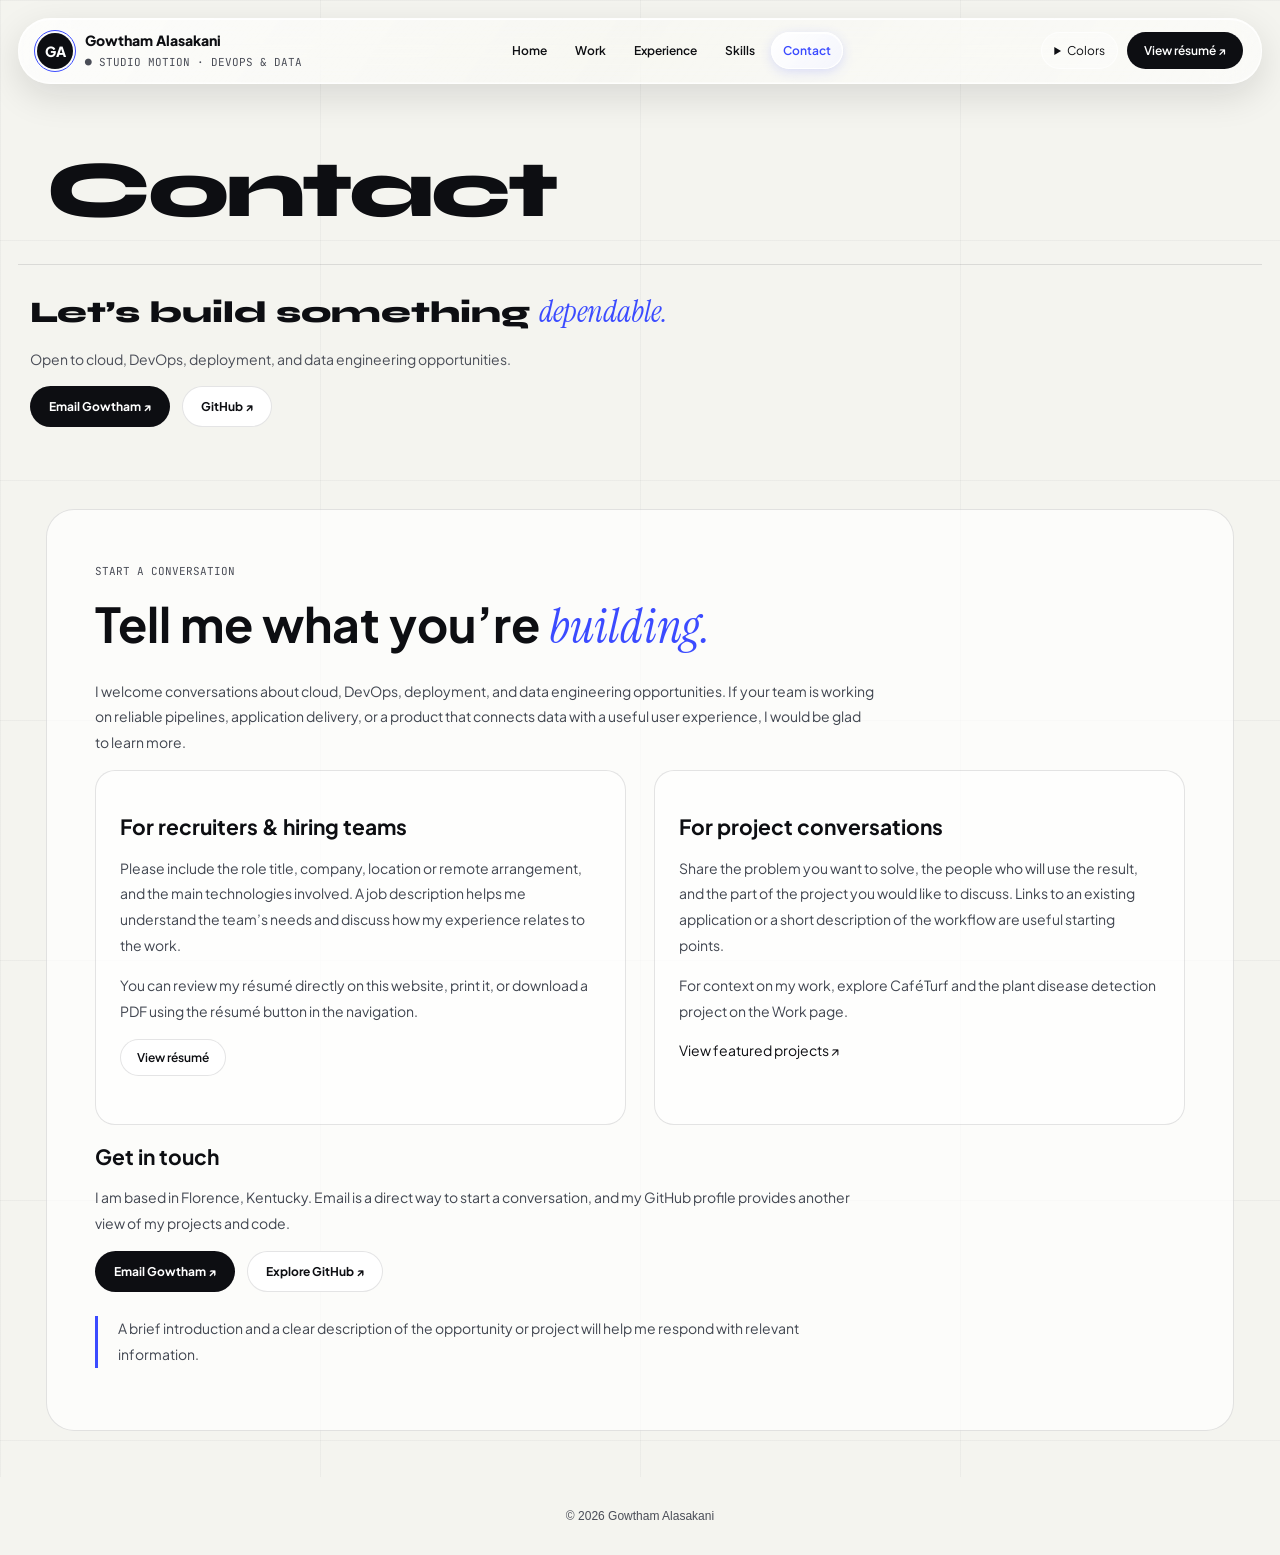
<file: contact.html>
<!DOCTYPE html>

<html lang="en"><head><meta charset="utf-8"/><meta content="width=device-width, initial-scale=1" name="viewport"/><meta content="Gowtham Alasakani — Cloud and Data Engineer. Explore projects, technical skills, and a spoken introduction." name="description"/><title>Contact | Gowtham Alasakani — Cloud &amp; Data Engineer</title><link href="https://gowthamalasakani.me/contact.html" rel="canonical"/><style>html{scroll-behavior:smooth;background:#f4f4ef}body{margin:0}button,summary,a{cursor:pointer}#studio-portfolio-preview{max-width:1400px;margin:auto}#studio-portfolio-preview .sp-nav{gap:12px}#studio-portfolio-preview .sp-tools details[open] .sp-swatches{min-width:160px}#studio-portfolio-preview :focus-visible{outline:3px solid #3b4bff;outline-offset:4px}@media(prefers-reduced-motion:reduce){html{scroll-behavior:auto}}</style><link href="https://fonts.googleapis.com/css2?family=Instrument+Serif:ital@0;1&amp;family=JetBrains+Mono:wght@400;600&amp;family=Plus+Jakarta+Sans:wght@400;600;800&amp;family=Syne:wght@700;800&amp;display=swap" rel="stylesheet"/><style>
#studio-portfolio-preview{--sp-bg:#f4f4ef;--sp-accent:#3b4bff;--sp-pink:#ff4ecd;--sp-lime:#baff29;--sp-line:#0d0e121c;color:#0d0e12;background:linear-gradient(90deg,#0d0e1209 1px,transparent 1px),linear-gradient(#0d0e1209 1px,transparent 1px),var(--sp-bg);background-size:25% 240px;font:14px/1.6 'Plus Jakarta Sans',sans-serif;padding:18px;container-type:inline-size}
#studio-portfolio-preview *{box-sizing:border-box;min-width:0}
#studio-portfolio-preview .sp-nav{display:flex;justify-content:space-between;align-items:center;flex-wrap:wrap;gap:14px;padding:12px 18px;background:#fff;border:1px solid var(--sp-line);border-radius:32px;box-shadow:0 12px 30px #0d0e1208}
#studio-portfolio-preview .sp-brand{display:flex;gap:12px;align-items:center;font-weight:800;line-height:1.3}
#studio-portfolio-preview .sp-logo{display:grid;place-items:center;border-radius:50%;width:36px;height:36px;background:#0d0e12;color:white;outline:1px solid var(--sp-accent);outline-offset:2px}
#studio-portfolio-preview .sp-mono{font:11px/1.5 'JetBrains Mono',monospace;color:#4a4d57}
#studio-portfolio-preview .sp-brand .sp-mono{display:block;margin-top:5px}
#studio-portfolio-preview .sp-tools{display:flex;align-items:center;gap:9px;flex-wrap:wrap}
#studio-portfolio-preview .sp-swatches{display:flex;align-items:center;gap:4px;background:#f3f3f4;border-radius:30px;padding:3px 8px}
#studio-portfolio-preview button{font:600 12px 'Plus Jakarta Sans',sans-serif;border:1px solid var(--sp-line);padding:10px 16px;border-radius:30px;background:#fff;color:#0d0e12}
#studio-portfolio-preview .sp-swatches button{padding:0;width:32px;height:32px;border:5px solid #f3f3f4;border-radius:50%}
#studio-portfolio-preview .sp-swatches button[aria-pressed=true]{outline:1px solid #0d0e12}
#studio-portfolio-preview .sp-black{background:#0d0e12;color:#fff}
#studio-portfolio-preview .sp-lime{background:var(--sp-lime)}
#studio-portfolio-preview .sp-hero{background:radial-gradient(ellipse at 80% 30%,#eedffd80,transparent 60%),#ffffffb8;border:1px solid var(--sp-line);border-radius:32px;padding:30px 36px;margin-top:22px;box-shadow:0 24px 60px -15px #0d0e1214}
#studio-portfolio-preview .sp-topbar{display:flex;flex-wrap:wrap;justify-content:space-between;align-items:center;gap:12px;padding-bottom:18px;border-bottom:1px solid var(--sp-line)}
#studio-portfolio-preview .sp-badge{padding:7px 12px;border:1px solid var(--sp-line);border-radius:24px;background:#fff;font:600 11px/1.6 'JetBrains Mono',monospace}
#studio-portfolio-preview .sp-badge b{display:inline-block;background:var(--sp-lime);border-radius:16px;padding:2px 8px;margin-right:6px}
#studio-portfolio-preview .sp-columns{display:grid;grid-template-columns:1.1fr .9fr;gap:28px;align-items:center;padding:28px 0 0}
#studio-portfolio-preview h1{font:800 clamp(45px,6.2cqw,86px)/.96 'Syne',sans-serif;letter-spacing:-.04em;margin:0;color:#0d0e12}
#studio-portfolio-preview em{font-family:'Instrument Serif',Georgia,serif;font-weight:400;color:var(--sp-accent)}
#studio-portfolio-preview h1 em{background:linear-gradient(100deg,var(--sp-accent),var(--sp-pink),#00c2ff);background-clip:text;-webkit-background-clip:text;color:transparent;padding-right:6px}
#studio-portfolio-preview .sp-lead{font-size:16px;color:#4a4d57;max-width:560px;margin:22px 0 26px}
#studio-portfolio-preview .sp-actions{display:flex;gap:12px;flex-wrap:wrap;margin-bottom:24px}
#studio-portfolio-preview a{color:inherit;text-decoration:none}
#studio-portfolio-preview .sp-actions a{font-size:12px;font-weight:700;padding:10px 18px;border:1px solid var(--sp-line);border-radius:30px;background:#fff}
#studio-portfolio-preview .sp-actions a:first-child{background:#0d0e12;color:#fff}
#studio-portfolio-preview .sp-meta{display:flex;flex-wrap:wrap;gap:12px;border-top:1px solid var(--sp-line);padding:16px 0 22px;font:11px/1.6 'JetBrains Mono',monospace;overflow-wrap:anywhere}
#studio-portfolio-preview .sp-meta a{border-bottom:1px solid var(--sp-accent)}
#studio-portfolio-preview .sp-core{padding:22px;background:#fff;border:1px solid var(--sp-line);border-radius:28px}
#studio-portfolio-preview .sp-corehead{display:flex;flex-wrap:wrap;gap:8px;justify-content:space-between;border-bottom:1px solid var(--sp-line);padding-bottom:12px}
#studio-portfolio-preview .sp-modes{display:grid;grid-template-columns:repeat(4,1fr);gap:4px;border-radius:24px;background:#f3f3f4;padding:4px;margin:14px 0}
#studio-portfolio-preview .sp-modes button{font:600 11px 'JetBrains Mono',monospace;padding:9px 5px;border:0;background:transparent}
#studio-portfolio-preview .sp-modes button[aria-pressed=true]{background:#0d0e12;color:#fff}
#studio-portfolio-preview .sp-stage{position:relative;height:290px;border:1px dashed var(--sp-line);border-radius:22px;overflow:hidden;display:grid;place-items:center}
#studio-portfolio-preview .sp-word{font:800 68px/.9 'Syne',sans-serif;color:#0d0e120e;text-align:center}
#studio-portfolio-preview canvas{position:absolute;inset:0;width:100%;height:100%}
#studio-portfolio-preview .sp-tags{position:absolute;right:12px;top:12px;display:flex;flex-wrap:wrap;justify-content:flex-end;gap:5px;max-width:220px}
#studio-portfolio-preview .sp-tags span{font:600 11px 'JetBrains Mono',monospace;background:#ffffffe6;border:1px solid var(--sp-line);padding:4px 8px;border-radius:20px}
#studio-portfolio-preview .sp-mode-label{position:absolute;bottom:10px;left:10px;right:10px;background:#ffffffe6;border:1px solid var(--sp-line);border-radius:18px;padding:5px 12px;font:600 11px/1.5 'JetBrains Mono',monospace}
#studio-portfolio-preview .sp-kpis{display:grid;grid-template-columns:repeat(4,1fr);gap:8px;margin-top:14px}
#studio-portfolio-preview .sp-kpi{border:1px solid var(--sp-line);border-radius:14px;padding:12px;background:#fff}
#studio-portfolio-preview .sp-kpi strong{display:block;font:800 25px/1.1 'Syne',sans-serif}
#studio-portfolio-preview .sp-kpi small{display:block;font-size:11px;line-height:1.4;color:#4a4d57;margin-top:4px}
#studio-portfolio-preview .sp-ribbon{display:flex;gap:20px;flex-wrap:wrap;margin:24px 0 44px;background:#0d0e12;color:#fff;border-radius:28px;padding:16px 22px;font:11px/1.6 'JetBrains Mono',monospace}
#studio-portfolio-preview .sp-ribbon b{color:var(--sp-lime)}
#studio-portfolio-preview .sp-section{padding:0 12px}
#studio-portfolio-preview .sp-section h2{font:800 36px/1.08 'Syne',sans-serif;letter-spacing:-.035em;margin:12px 0 20px;color:#0d0e12}
#studio-portfolio-preview .sp-section p{color:#4a4d57;max-width:680px;margin:0 0 24px}
#studio-portfolio-preview .sp-section .sp-mono{color:var(--sp-accent)}
#studio-portfolio-preview .sp-project{border:1px solid var(--sp-line);border-radius:24px;padding:24px;background:white}
#studio-portfolio-preview .sp-project h3{font:800 24px/1.2 'Syne',sans-serif;margin:12px 0;color:#0d0e12}
#studio-portfolio-preview .sp-project p{margin-bottom:0}
#studio-portfolio-preview .sp-resume{padding:20px;margin-top:20px;background:#fff;border:1px solid var(--sp-line);border-radius:20px}
#studio-portfolio-preview .sp-resume[hidden]{display:none}
@container(max-width:1040px){#studio-portfolio-preview .sp-columns{grid-template-columns:1fr}#studio-portfolio-preview .sp-kpis{grid-template-columns:repeat(2,1fr)}}
@container(max-width:550px){#studio-portfolio-preview .sp-hero{padding:22px 16px}#studio-portfolio-preview .sp-core{padding:14px}#studio-portfolio-preview .sp-modes{grid-template-columns:repeat(2,1fr);border-radius:18px}#studio-portfolio-preview h1{font-size:44px}#studio-portfolio-preview .sp-section h2{font-size:30px}#studio-portfolio-preview .sp-nav{border-radius:24px}#studio-portfolio-preview .sp-tools{width:100%}}
@media(pointer:coarse){#studio-portfolio-preview button{min-height:44px}#studio-portfolio-preview .sp-swatches button{width:44px;height:44px;border-width:10px}}
</style><style>
#studio-portfolio-preview .sp-guide{display:grid;grid-template-columns:minmax(200px,.85fr) 1.15fr;gap:30px;align-items:center;padding:26px;margin:26px 0 36px;border:1px solid var(--sp-line);border-radius:28px;background:#fff}
#studio-portfolio-preview .sp-portrait{position:relative;align-self:stretch;display:flex;align-items:flex-end;justify-content:center;background:radial-gradient(ellipse at 50% 60%,#eee8ff,#f5f5ef 70%);border-radius:22px;overflow:hidden;min-height:300px}
#studio-portfolio-preview .sp-portrait img{display:block;width:100%;max-width:310px;height:340px;object-fit:contain;object-position:bottom}
#studio-portfolio-preview .sp-speaking{position:absolute;bottom:14px;left:50%;transform:translateX(-50%);background:var(--sp-lime);color:#0d0e12;border-radius:30px;padding:7px 16px;font-size:12px;font-weight:700}
#studio-portfolio-preview .sp-speaking[hidden]{display:none}
#studio-portfolio-preview .sp-guide h2{font:800 46px/1.1 'Syne',sans-serif;letter-spacing:-.04em;margin:12px 0;color:#0d0e12}
#studio-portfolio-preview .sp-guide p{font-size:14px;color:#4a4d57;line-height:1.7;margin:12px 0}
#studio-portfolio-preview .sp-guide-actions{display:flex;gap:10px;flex-wrap:wrap;margin:22px 0 12px}
#studio-portfolio-preview .sp-guide button:disabled{opacity:.45}
#studio-portfolio-preview .sp-guide .sp-voice-note{font-size:11px}
#studio-portfolio-preview .sp-transcript{border-top:1px solid var(--sp-line);padding-top:14px;margin-top:16px}
#studio-portfolio-preview .sp-transcript summary{font-weight:600}
#studio-portfolio-preview .sp-simple-nav{display:flex;gap:18px;flex-wrap:wrap;font-size:12px;font-weight:600}
#studio-portfolio-preview .sp-tools details{position:relative}
#studio-portfolio-preview .sp-tools summary{font-size:12px;padding:8px 12px}
#studio-portfolio-preview .sp-tools details[open] .sp-swatches{position:absolute;right:0;top:38px;z-index:10;border:1px solid var(--sp-line);box-shadow:0 6px 20px #0002}
#studio-portfolio-preview .sp-added-section{padding:30px 12px;border-top:1px solid var(--sp-line);margin-top:36px}
#studio-portfolio-preview .sp-added-section h2{font:800 30px/1.15 'Syne',sans-serif;color:#0d0e12;margin:0 0 18px}
#studio-portfolio-preview .sp-added-section p{color:#4a4d57;line-height:1.7}
#studio-portfolio-preview .sp-experience-list{display:grid;gap:14px}
#studio-portfolio-preview .sp-experience-list article{padding:16px;background:#fff;border:1px solid var(--sp-line);border-radius:16px}
#studio-portfolio-preview .sp-experience-list strong{display:block}
#studio-portfolio-preview .sp-experience-list span{font-size:12px;color:#4a4d57}
#studio-portfolio-preview .sp-project details{margin-top:16px}
@container(min-width:780px){#studio-portfolio-preview .sp-columns{grid-template-columns:1.1fr .9fr}#studio-portfolio-preview h1{font-size:clamp(40px,5.5cqw,66px)}}
@container(max-width:650px){#studio-portfolio-preview .sp-guide{grid-template-columns:1fr;padding:18px;gap:20px}#studio-portfolio-preview .sp-portrait img{height:280px}#studio-portfolio-preview .sp-portrait{min-height:280px}#studio-portfolio-preview .sp-guide h2{font-size:38px}}
</style><style>
#studio-portfolio-preview .sp-video-wrap{min-width:0;align-self:center;}
#studio-portfolio-preview #sp-intro-video{display:block;width:100%;max-height:480px;object-fit:contain;border-radius:20px;background:#fff;box-shadow:0 12px 35px #0d0e1214;}
@media(max-width:600px){#studio-portfolio-preview #sp-intro-video{max-height:380px;}}
@media print{.sp-video-wrap{display:none!important;}}
</style><style id="glossy-sticky-menu">
html{scroll-padding-top:var(--menu-offset,160px)}
#studio-portfolio-preview .sp-nav{
 position:sticky;top:12px;z-index:100;
 background:linear-gradient(125deg,rgba(255,255,255,.78),rgba(255,255,255,.32) 48%,rgba(255,255,255,.58));
 backdrop-filter:blur(24px) saturate(170%);-webkit-backdrop-filter:blur(24px) saturate(170%);
 border:1px solid rgba(255,255,255,.8);
 box-shadow:0 12px 36px rgba(13,14,18,.12),inset 0 1px 0 #fff,inset 0 -1px 0 rgba(255,255,255,.4);
}
#studio-portfolio-preview .sp-simple-nav{gap:4px}
#studio-portfolio-preview .sp-simple-nav a{padding:9px 12px;border-radius:999px;transition:background .2s ease}
#studio-portfolio-preview .sp-simple-nav a:hover,#studio-portfolio-preview .sp-simple-nav a:focus-visible{background:rgba(255,255,255,.7)}
#studio-portfolio-preview .sp-tools summary{background:rgba(255,255,255,.3);border:1px solid rgba(255,255,255,.65);border-radius:999px}
#studio-portfolio-preview .sp-tools details[open] .sp-swatches{background:rgba(248,248,251,.95);backdrop-filter:blur(24px)}
@media(max-width:700px){
 #studio-portfolio-preview .sp-nav{top:8px;padding:10px 12px;gap:8px;border-radius:24px}
 #studio-portfolio-preview .sp-brand{font-size:12px;gap:8px;flex:1}
 #studio-portfolio-preview .sp-brand .sp-mono{display:none}
 #studio-portfolio-preview .sp-tools{width:auto;gap:4px;flex-wrap:nowrap}
 #studio-portfolio-preview .sp-tools button{padding:9px 10px;font-size:11px}
 #studio-portfolio-preview .sp-tools summary{padding:9px 8px;font-size:11px}
 #studio-portfolio-preview .sp-simple-nav{order:3;width:100%;justify-content:space-between;flex-wrap:nowrap;border-top:1px solid rgba(255,255,255,.6);padding-top:4px}
 #studio-portfolio-preview .sp-simple-nav a{padding:9px 10px}
}
@supports not (backdrop-filter:blur(1px)){#studio-portfolio-preview .sp-nav{background:rgba(250,250,248,.95)}}
@media print{#studio-portfolio-preview .sp-nav{display:none!important}}
</style><style id="menu-slider-style">
#studio-portfolio-preview .sp-simple-nav{position:relative;isolation:isolate}
#studio-portfolio-preview .sp-menu-slider{position:absolute;left:0;top:0;z-index:-1;pointer-events:none;border-radius:999px;background:linear-gradient(135deg,rgba(255,255,255,.95),rgba(220,224,255,.52));border:1px solid rgba(255,255,255,.95);box-shadow:0 3px 12px rgba(59,75,255,.17),inset 0 1px 0 #fff;transition:transform .32s cubic-bezier(.22,1,.36,1),width .32s cubic-bezier(.22,1,.36,1),height .2s,opacity .2s;opacity:0}
#studio-portfolio-preview .sp-simple-nav a[aria-current="location"]{color:var(--sp-accent);background:transparent}
@media(prefers-reduced-motion:reduce){#studio-portfolio-preview .sp-menu-slider{transition:none}}
</style><style>
#studio-portfolio-preview main{min-height:60vh}
#studio-portfolio-preview .sp-brand{color:inherit;text-decoration:none}
#studio-portfolio-preview .sp-simple-nav a[aria-current="page"]{color:var(--sp-accent);background:rgba(255,255,255,.5)}
#studio-portfolio-preview .sp-page-heading{padding:56px 28px 0}
#studio-portfolio-preview .sp-page-heading h1{font-size:clamp(40px,7vw,80px);margin:12px 0}
#studio-portfolio-preview .sp-carousel{margin:28px;padding:32px;border:1px solid var(--sp-line);border-radius:28px;background:linear-gradient(120deg,#ffffffc9,#e8eaff8c)}
#studio-portfolio-preview .sp-carousel h2{font-size:clamp(30px,5vw,54px);margin:18px 0}
#studio-portfolio-preview .sp-carousel p{max-width:650px;line-height:1.7}
#studio-portfolio-preview .sp-slide{min-height:220px}
#studio-portfolio-preview [hidden]{display:none!important}
#studio-portfolio-preview .sp-carousel-controls{display:flex;gap:12px;align-items:center;flex-wrap:wrap;margin-top:24px}
#studio-portfolio-preview .sp-carousel-controls button{padding:10px 18px;border:1px solid #aaa;border-radius:30px;background:#fff;font:inherit}
.sp-skip{position:fixed;top:-100px;left:20px;z-index:200;background:white;padding:12px}.sp-skip:focus{top:8px}
@media(max-width:700px){#studio-portfolio-preview .sp-simple-nav a{padding:10px 5px;font-size:11px}#studio-portfolio-preview .sp-carousel{margin:18px;padding:22px}#studio-portfolio-preview .sp-slide{min-height:270px}}
</style><style id="expanded-content-style">
#studio-portfolio-preview .detail-section{margin:28px;padding:clamp(22px,4vw,48px);border:1px solid var(--sp-line);border-radius:28px;background:#ffffffab}
#studio-portfolio-preview .detail-section p,#studio-portfolio-preview .detail-section li{line-height:1.85;color:#414650;max-width:78ch}
#studio-portfolio-preview .detail-section h2{font-size:clamp(28px,4vw,48px);line-height:1.15;margin:16px 0 24px}
#studio-portfolio-preview .detail-section h3{font-size:21px;line-height:1.35;margin:18px 0 12px}
#studio-portfolio-preview .detail-grid{display:grid;grid-template-columns:repeat(2,minmax(0,1fr));gap:28px}
#studio-portfolio-preview .detail-card{padding:24px;border:1px solid var(--sp-line);border-radius:20px;background:#ffffff80;min-width:0}
#studio-portfolio-preview .project-gallery{display:grid;grid-template-columns:repeat(2,minmax(0,1fr));gap:20px;margin:28px 0}
#studio-portfolio-preview figure{margin:0;min-width:0}
#studio-portfolio-preview .project-image{display:block;width:100%;height:auto;aspect-ratio:1100/580;object-fit:cover;border:1px solid var(--sp-line);border-radius:18px;background:#eaf0e9}
#studio-portfolio-preview figcaption{font-size:12px;line-height:1.6;color:#5d626b;padding:10px 2px}
#studio-portfolio-preview .project-gallery a{display:block}
#studio-portfolio-preview .sp-slide .project-image{max-height:280px;object-fit:cover;margin-bottom:24px}
#studio-portfolio-preview .detail-note{border-left:3px solid var(--sp-accent);padding-left:20px}
@media(max-width:700px){#studio-portfolio-preview .detail-grid,#studio-portfolio-preview .project-gallery{grid-template-columns:1fr}#studio-portfolio-preview .detail-section{margin:18px}#studio-portfolio-preview .detail-card{padding:20px}}
</style></head><body><a class="sp-skip" href="#main-content">Skip to content</a><div id="studio-portfolio-preview">
<header class="sp-nav">
<a aria-label="Gowtham Alasakani — Home" class="sp-brand" href="/"><span class="sp-logo">GA</span><div>Gowtham Alasakani<span class="sp-mono">● STUDIO MOTION · DEVOPS &amp; DATA</span></div></a><nav aria-label="Portfolio" class="sp-simple-nav"><a href="/">Home</a><a href="/work.html">Work</a><a href="/experience.html">Experience</a><a href="/skills.html">Skills</a><a aria-current="page" href="/contact.html">Contact</a></nav>
<div class="sp-tools"><details><summary class="cursor-interaction">Colors</summary><div class="sp-swatches"><span class="sp-mono">WASH</span><button aria-label="Studio" aria-pressed="true" class="cursor-interaction" data-wash="studio" style="background:linear-gradient(135deg,#3b4bff,#ff4ecd,#baff29)"></button><button aria-label="Duotone" aria-pressed="false" class="cursor-interaction" data-wash="duotone" style="background:linear-gradient(135deg,#ff4d2d,#7c3aed)"></button><button aria-label="Aqua" aria-pressed="false" class="cursor-interaction" data-wash="aqua" style="background:linear-gradient(135deg,#00b894,#0284c7)"></button><button aria-label="Ultraviolet" aria-pressed="false" class="cursor-interaction" data-wash="violet" style="background:linear-gradient(135deg,#6d28d9,#ec4899)"></button></div></details><button class="sp-black cursor-interaction" data-resume="">View résumé ↗</button></div>
</header>
<main id="main-content"><div class="sp-page-heading"><h1>Contact</h1></div><section class="sp-added-section" id="sp-contact"><h2>Let’s build something <em>dependable.</em></h2><p>Open to cloud, DevOps, deployment, and data engineering opportunities.</p><div class="sp-actions"><a href="mailto:Gowthamalasakani20@gmail.com">Email Gowtham ↗</a><a href="https://github.com/gowthamalasakaniS574661" rel="noopener" target="_blank">GitHub ↗</a></div></section><section class="detail-section"><span class="sp-mono">START A CONVERSATION</span><h2>Tell me what you’re <em>building.</em></h2><p>I welcome conversations about cloud, DevOps, deployment, and data engineering opportunities. If your team is working on reliable pipelines, application delivery, or a product that connects data with a useful user experience, I would be glad to learn more.</p><div class="detail-grid"><article class="detail-card"><h3>For recruiters &amp; hiring teams</h3><p>Please include the role title, company, location or remote arrangement, and the main technologies involved. A job description helps me understand the team’s needs and discuss how my experience relates to the work.</p><p>You can review my résumé directly on this website, print it, or download a PDF using the résumé button in the navigation.</p><div class="sp-actions"><button data-resume="">View résumé</button></div></article><article class="detail-card"><h3>For project conversations</h3><p>Share the problem you want to solve, the people who will use the result, and the part of the project you would like to discuss. Links to an existing application or a short description of the workflow are useful starting points.</p><p>For context on my work, explore CaféTurf and the plant disease detection project on the Work page.</p><a href="/work.html">View featured projects ↗</a></article></div><h3>Get in touch</h3><p>I am based in Florence, Kentucky. Email is a direct way to start a conversation, and my GitHub profile provides another view of my projects and code.</p><div class="sp-actions"><a href="mailto:Gowthamalasakani20@gmail.com?subject=Portfolio%20enquiry">Email Gowtham ↗</a><a href="https://github.com/gowthamalasakaniS574661" rel="noopener" target="_blank">Explore GitHub ↗</a></div><p class="detail-note">A brief introduction and a clear description of the opportunity or project will help me respond with relevant information.</p></section></main></div>
<script>
(()=>{
 const root=document.getElementById('studio-portfolio-preview');
 const canvas=root.querySelector('#sp-sculpture'),ctx=canvas?.getContext('2d');
 const palettes={studio:['#f4f4ef','#3b4bff','#ff4ecd','#baff29'],duotone:['#faf6f0','#ff4d2d','#7c3aed','#fde047'],aqua:['#eff8f6','#008f72','#0284c7','#a7f3d0'],violet:['#f6f3ff','#6d28d9','#ec4899','#d9f99d']};
 let palette=palettes.studio,mode='globe',rx=.5,ry=.4;
 function draw(){
  if(!ctx)return;
  const w=canvas.clientWidth,h=canvas.clientHeight,dpr=Math.min(devicePixelRatio||1,2);if(!w||!h)return;
  canvas.width=w*dpr;canvas.height=h*dpr;ctx.setTransform(dpr,0,0,dpr,0,0);ctx.clearRect(0,0,w,h);
  const pts=[],scaleBase=Math.min(1,w/360);
  for(let i=0;i<220;i++){
   const u=i/220*Math.PI*2,p=mode==='pipeline'?3:2,q=mode==='lattice'?5:3;
   const r=mode==='warp'?80:62+26*Math.cos(q*u);
   const x=r*Math.cos((mode==='warp'?1:p)*u),y=r*Math.sin((mode==='warp'?1:p)*u),z=mode==='warp'?0:38*Math.sin(q*u);
   const x1=x*Math.cos(ry)-z*Math.sin(ry),z1=z*Math.cos(ry)+x*Math.sin(ry),y2=y*Math.cos(rx)-z1*Math.sin(rx),z2=z1*Math.cos(rx)+y*Math.sin(rx),s=320/(320-z2)*scaleBase;
   pts.push({x:w/2+x1*s,y:h/2+y2*s,z:z2,r:Math.max(5,16*s),u});
  }
  pts.sort((a,b)=>a.z-b.z).forEach(pt=>{const g=ctx.createRadialGradient(pt.x-pt.r*.3,pt.y-pt.r*.3,pt.r*.1,pt.x,pt.y,pt.r);g.addColorStop(0,'#fff');g.addColorStop(.45,Math.sin(pt.u*3)>0?palette[1]:palette[2]);g.addColorStop(1,'#ffffff12');ctx.fillStyle=g;ctx.beginPath();ctx.arc(pt.x,pt.y,pt.r,0,Math.PI*2);ctx.fill()});
 }
 root.querySelectorAll('[data-wash]').forEach(b=>b.addEventListener('click',()=>{palette=palettes[b.dataset.wash];['--sp-bg','--sp-accent','--sp-pink','--sp-lime'].forEach((k,i)=>root.style.setProperty(k,palette[i]));root.querySelectorAll('[data-wash]').forEach(x=>x.setAttribute('aria-pressed',String(x===b)));draw()}));
 const names={globe:'IRIDESCENT TORUS SCULPTURE',pipeline:'HELICAL DATA RIBBON',lattice:'GEODESIC K8S CRYSTAL',warp:'HIGH-THROUGHPUT TORUS RING'};
 root.querySelectorAll('[data-mode]').forEach(b=>b.addEventListener('click',()=>{mode=b.dataset.mode;root.querySelectorAll('[data-mode]').forEach(x=>x.setAttribute('aria-pressed',String(x===b)));root.querySelector('.sp-mode-label').textContent='ALPHA 3D: '+names[mode];draw()}));
 if(!canvas)return;
 canvas.addEventListener('pointermove',e=>{const r=canvas.getBoundingClientRect();rx=(e.clientY-r.top)/r.height*2;ry=(e.clientX-r.left)/r.width*2;draw()});
 new ResizeObserver(draw).observe(canvas);draw();
})();</script><footer style="text-align:center;padding:32px;font:12px sans-serif;color:#4a4d57">© 2026 Gowtham Alasakani</footer><dialog aria-labelledby="resume-viewer-title" id="resume-viewer">
<header class="rv-toolbar"><h2 id="resume-viewer-title">Gowtham’s résumé</h2><div><button disabled="" id="rv-print" type="button">Print</button><a download="Gowtham_Alasakani_Resume.pdf" href="/Gowtham_Alasakani_Resume.pdf">Download PDF</a><button aria-label="Close résumé preview" id="rv-close" type="button">Close ✕</button></div></header>
<p id="rv-status" role="status">Loading PDF…</p><div id="rv-pages"></div>
<object data="/Gowtham_Alasakani_Resume.pdf#view=FitH" hidden="" id="rv-fallback" type="application/pdf"><p>Your browser cannot display the PDF here. <a href="/Gowtham_Alasakani_Resume.pdf" rel="noopener" target="_blank">Open PDF</a> or use Download PDF above.</p></object>
</dialog>
<style>
#resume-viewer{width:min(960px,96vw);max-width:none;height:90dvh;max-height:94dvh;padding:0;border:1px solid #ddd;border-radius:20px;background:#e9eaf0;color:#0d0e12;font:14px/1.5 'Plus Jakarta Sans',sans-serif}
#resume-viewer::backdrop{background:#0d0e1299;backdrop-filter:blur(5px)}
.rv-toolbar{position:sticky;top:0;z-index:2;display:flex;justify-content:space-between;align-items:center;gap:12px;flex-wrap:wrap;background:#fff;padding:16px 20px;border-bottom:1px solid #ddd}
.rv-toolbar h2{font-size:18px;margin:0}.rv-toolbar div{display:flex;gap:8px;flex-wrap:wrap}
.rv-toolbar button,.rv-toolbar a{font:600 13px sans-serif;border:1px solid #ddd;background:#fff;color:#111;border-radius:24px;padding:10px 16px;text-decoration:none;cursor:pointer}
.rv-toolbar a{background:#111;color:white}#rv-print:disabled{opacity:.4}#rv-status{margin:12px 20px}
#rv-pages{padding:10px 20px 24px}#rv-pages canvas{display:block;width:100%;height:auto;margin:0 auto 18px;background:white;box-shadow:0 3px 12px #0002}#rv-fallback{width:100%;height:65dvh}#rv-fallback[hidden]{display:none}
#studio-portfolio-preview .sp-avatar-sprite{width:min(100%,340px);aspect-ratio:1;align-self:flex-end;background-size:200% 200%;background-position:0 0;background-repeat:no-repeat;transform-origin:50% 90%;transition:transform .3s ease}
#studio-portfolio-preview .sp-avatar-sprite[data-frame="1"]{background-position:100% 0;transform:rotate(-.5deg)}
#studio-portfolio-preview .sp-avatar-sprite[data-frame="2"]{background-position:0 100%;transform:translateY(-2px) rotate(.4deg)}
#studio-portfolio-preview .sp-avatar-sprite[data-frame="3"]{background-position:100% 100%;transform:rotate(.7deg)}
#studio-portfolio-preview .sp-voice-picker{display:block;margin:16px 0 10px;font-size:12px;font-weight:600}
#studio-portfolio-preview .sp-voice-picker select{display:block;max-width:100%;width:100%;margin-top:6px;font:14px sans-serif;background:white;color:#111;border:1px solid #ddd;border-radius:10px;padding:10px}
@media(prefers-reduced-motion:reduce){#studio-portfolio-preview .sp-avatar-sprite{transition:none;transform:none!important}}
@media print{body> :not(#resume-viewer){display:none!important}#resume-viewer{position:static!important;display:block!important;overflow:visible!important;width:100%!important;height:auto!important;max-height:none!important;border:0!important;padding:0!important;background:white!important}#resume-viewer .rv-toolbar,#rv-status,#rv-fallback{display:none!important}#rv-pages{padding:0!important}#rv-pages canvas{box-shadow:none!important;margin:0!important;break-after:page;page-break-after:always;width:100%!important}#rv-pages canvas:last-child{break-after:auto;page-break-after:auto}@page{margin:0}}
</style>
<script type="module">
const dialog=document.getElementById('resume-viewer'),pages=document.getElementById('rv-pages'),status=document.getElementById('rv-status'),printButton=document.getElementById('rv-print');
let loaded=false,loading=false,opener=null;
async function loadResume(){
 if(loaded||loading)return;loading=true;
 try{
  const pdfjs=await import('https://cdnjs.cloudflare.com/ajax/libs/pdf.js/4.10.38/pdf.min.mjs');
  pdfjs.GlobalWorkerOptions.workerSrc='https://cdnjs.cloudflare.com/ajax/libs/pdf.js/4.10.38/pdf.worker.min.mjs';
  const pdf=await pdfjs.getDocument('/Gowtham_Alasakani_Resume.pdf').promise;
  pages.replaceChildren();
  for(let n=1;n<=pdf.numPages;n++){
   const page=await pdf.getPage(n),viewport=page.getViewport({scale:1.7}),canvas=document.createElement('canvas');
   canvas.width=Math.ceil(viewport.width);canvas.height=Math.ceil(viewport.height);canvas.setAttribute('role','img');canvas.setAttribute('aria-label',`Résumé page ${n} of ${pdf.numPages}`);pages.append(canvas);
   await page.render({canvasContext:canvas.getContext('2d'),viewport}).promise;
  }
  loaded=true;printButton.disabled=false;status.textContent=`${pdf.numPages} page${pdf.numPages===1?'':'s'} · PDF résumé`;
 }catch(e){pages.replaceChildren();document.getElementById('rv-fallback').hidden=false;status.textContent='Using your browser’s PDF viewer. Download the PDF if it cannot display here.';printButton.disabled=false;}
 finally{loading=false;}
}
document.querySelectorAll('[data-resume]').forEach(b=>b.addEventListener('click',()=>{opener=b;dialog.showModal();document.body.style.overflow='hidden';loadResume()}));
document.getElementById('rv-close').addEventListener('click',()=>dialog.close());
dialog.addEventListener('close',()=>{document.body.style.overflow='';opener?.focus()});
dialog.addEventListener('click',e=>{if(e.target===dialog){const r=dialog.getBoundingClientRect();if(e.clientX<r.left||e.clientX>r.right||e.clientY<r.top||e.clientY>r.bottom)dialog.close()}});
printButton.addEventListener('click',()=>{if(loaded)window.print();else window.open('/Gowtham_Alasakani_Resume.pdf','_blank','noopener')});
</script>
<script>
(()=>{
 const video=document.getElementById('sp-intro-video'),play=document.getElementById('sp-speak'),stop=document.getElementById('sp-stop'),status=document.getElementById('sp-speech-status');
 if(!video)return;
 play.addEventListener('click',async()=>{if(!video.paused){video.pause();return;}try{await video.play();}catch(e){status.textContent='Use the video controls to play the introduction.';}});
 stop.addEventListener('click',()=>{video.pause();video.currentTime=0;stop.disabled=true;status.textContent='Introduction stopped. Ready to replay.';});
 video.addEventListener('play',()=>{play.textContent='Pause introduction';stop.disabled=false;status.textContent='Playing introduction.';});
 video.addEventListener('pause',()=>{play.textContent='Resume introduction';status.textContent='Introduction paused.';});
 video.addEventListener('ended',()=>{play.textContent='Replay introduction';stop.disabled=true;status.textContent='Thanks for watching.';});
 video.addEventListener('error',()=>{status.textContent='Video could not load. Please refresh or read the introduction below.';});
 document.addEventListener('visibilitychange',()=>{if(document.hidden)video.pause();});
})();
</script>
<script>
(()=>{const menu=document.querySelector('.sp-nav');const update=()=>document.documentElement.style.setProperty('--menu-offset',(menu.getBoundingClientRect().height+28)+'px');update();if('ResizeObserver' in window)new ResizeObserver(update).observe(menu);else window.addEventListener('resize',update);})();
</script><script id="menu-slider-script">(()=>{const nav=document.querySelector('.sp-simple-nav'),active=nav.querySelector('[aria-current="page"]');const slider=document.createElement('span');slider.className='sp-menu-slider';slider.setAttribute('aria-hidden','true');nav.prepend(slider);function move(a){if(!a)return;slider.style.width=a.offsetWidth+'px';slider.style.height=a.offsetHeight+'px';slider.style.transform=`translate(${a.offsetLeft}px,${a.offsetTop}px)`;slider.style.opacity='1'}nav.querySelectorAll('a').forEach(a=>{a.addEventListener('mouseenter',()=>move(a));a.addEventListener('focus',()=>move(a));});nav.addEventListener('mouseleave',()=>move(active));nav.addEventListener('focusout',()=>requestAnimationFrame(()=>move(nav.contains(document.activeElement)?document.activeElement:active)));new ResizeObserver(()=>move(active)).observe(nav);document.fonts?.ready.then(()=>move(active));move(active)})();</script></body></html>
</file>
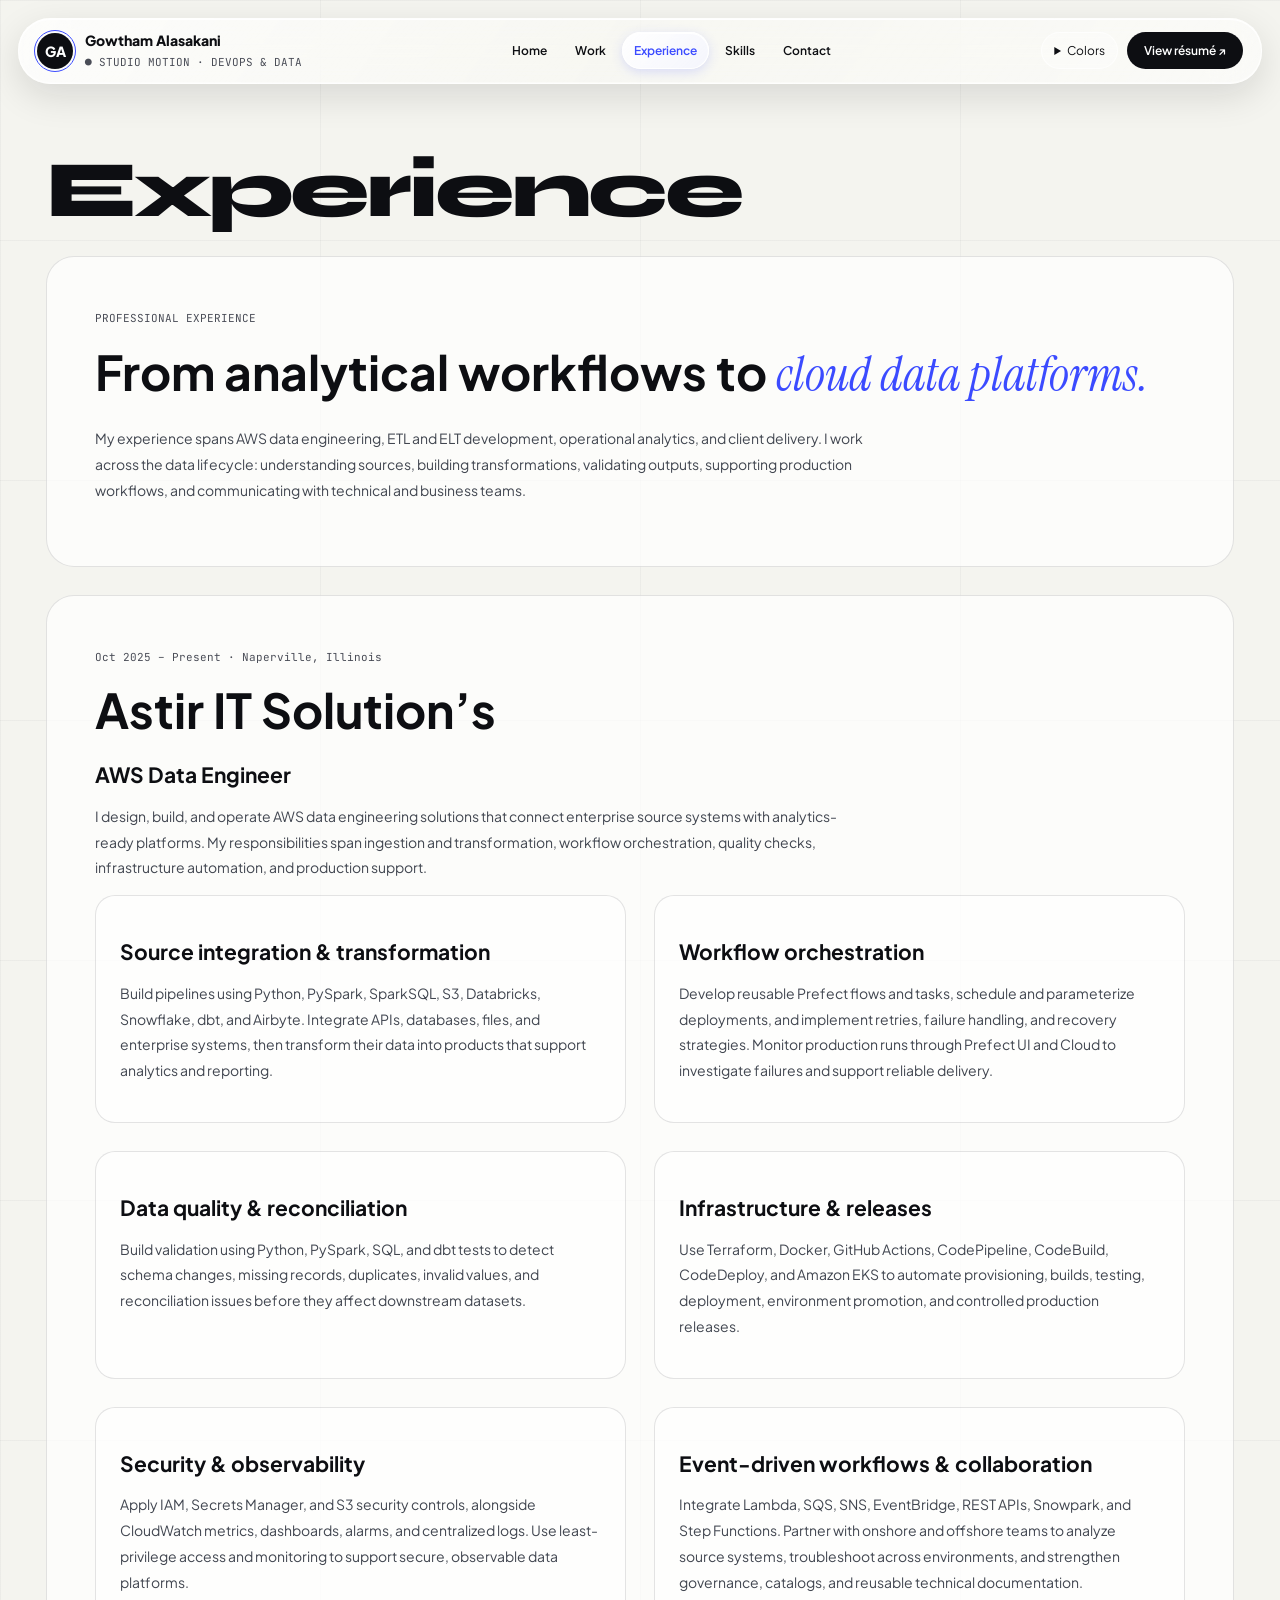
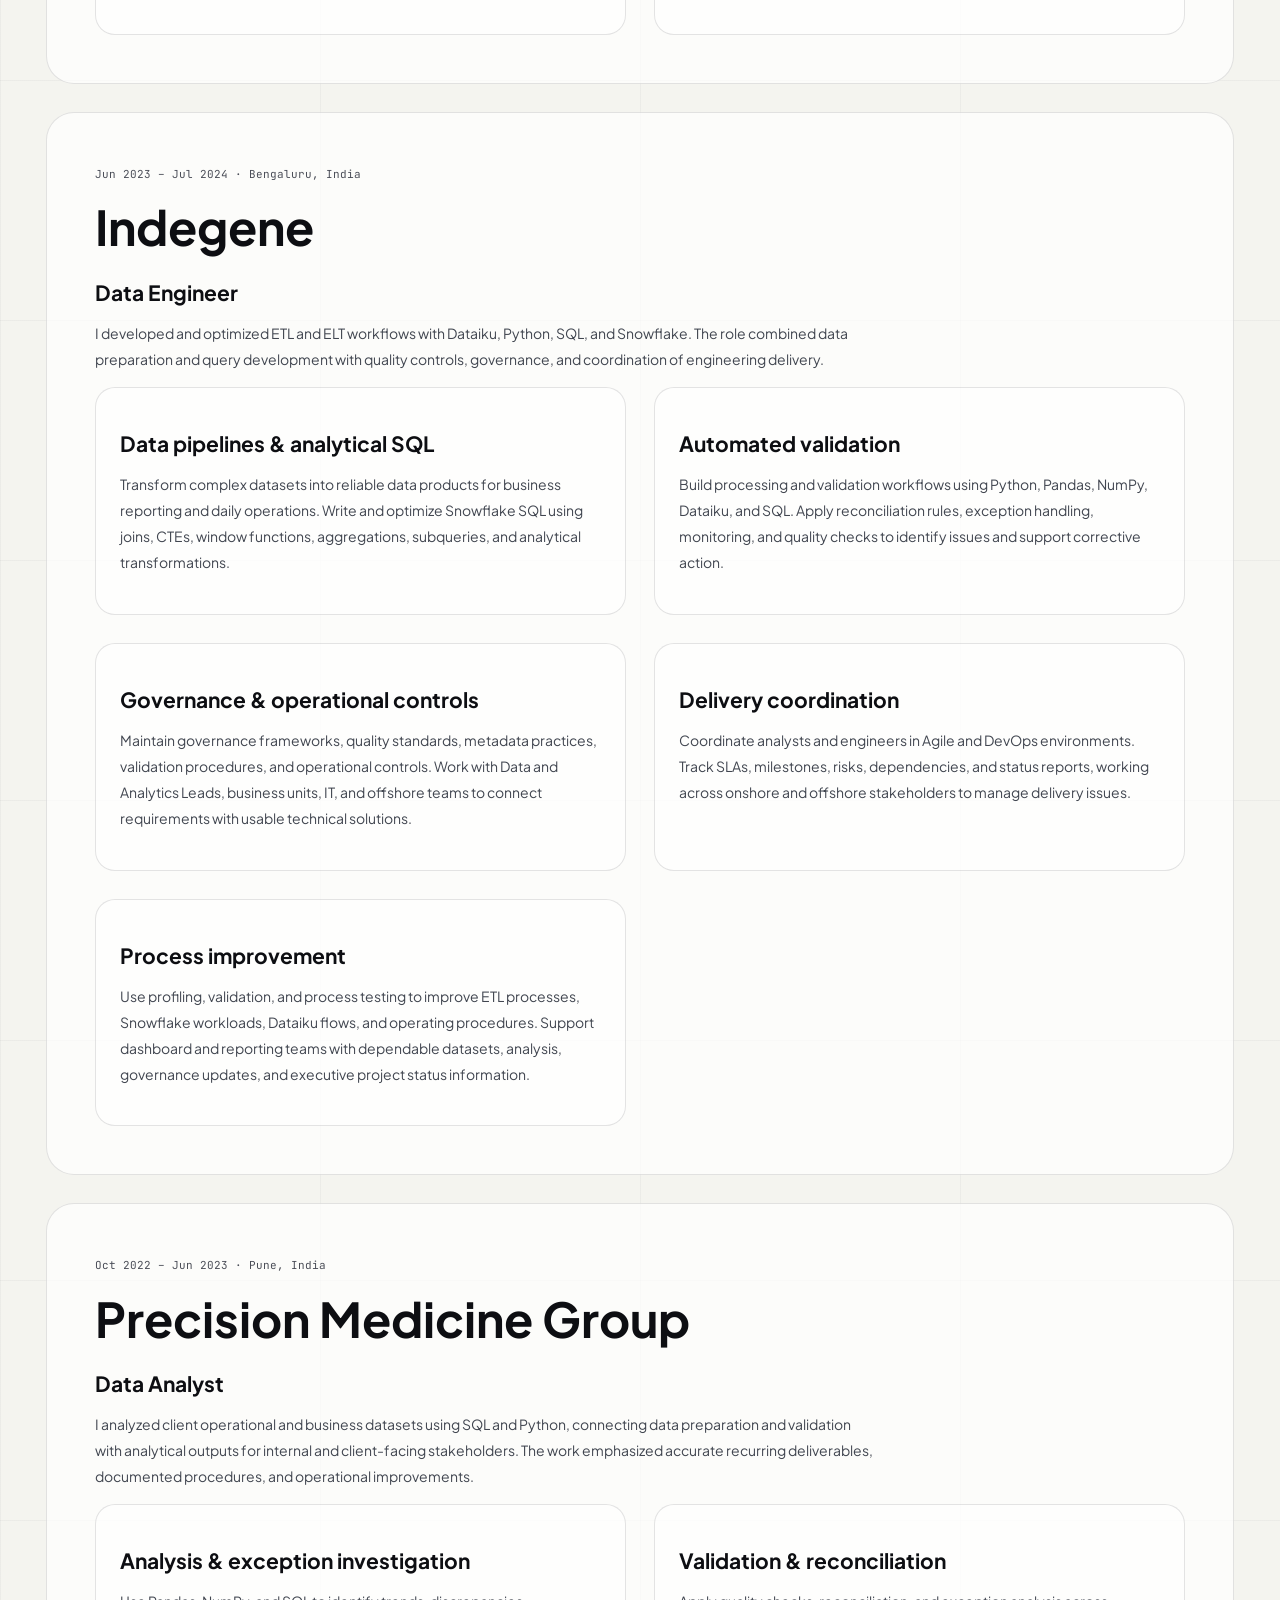
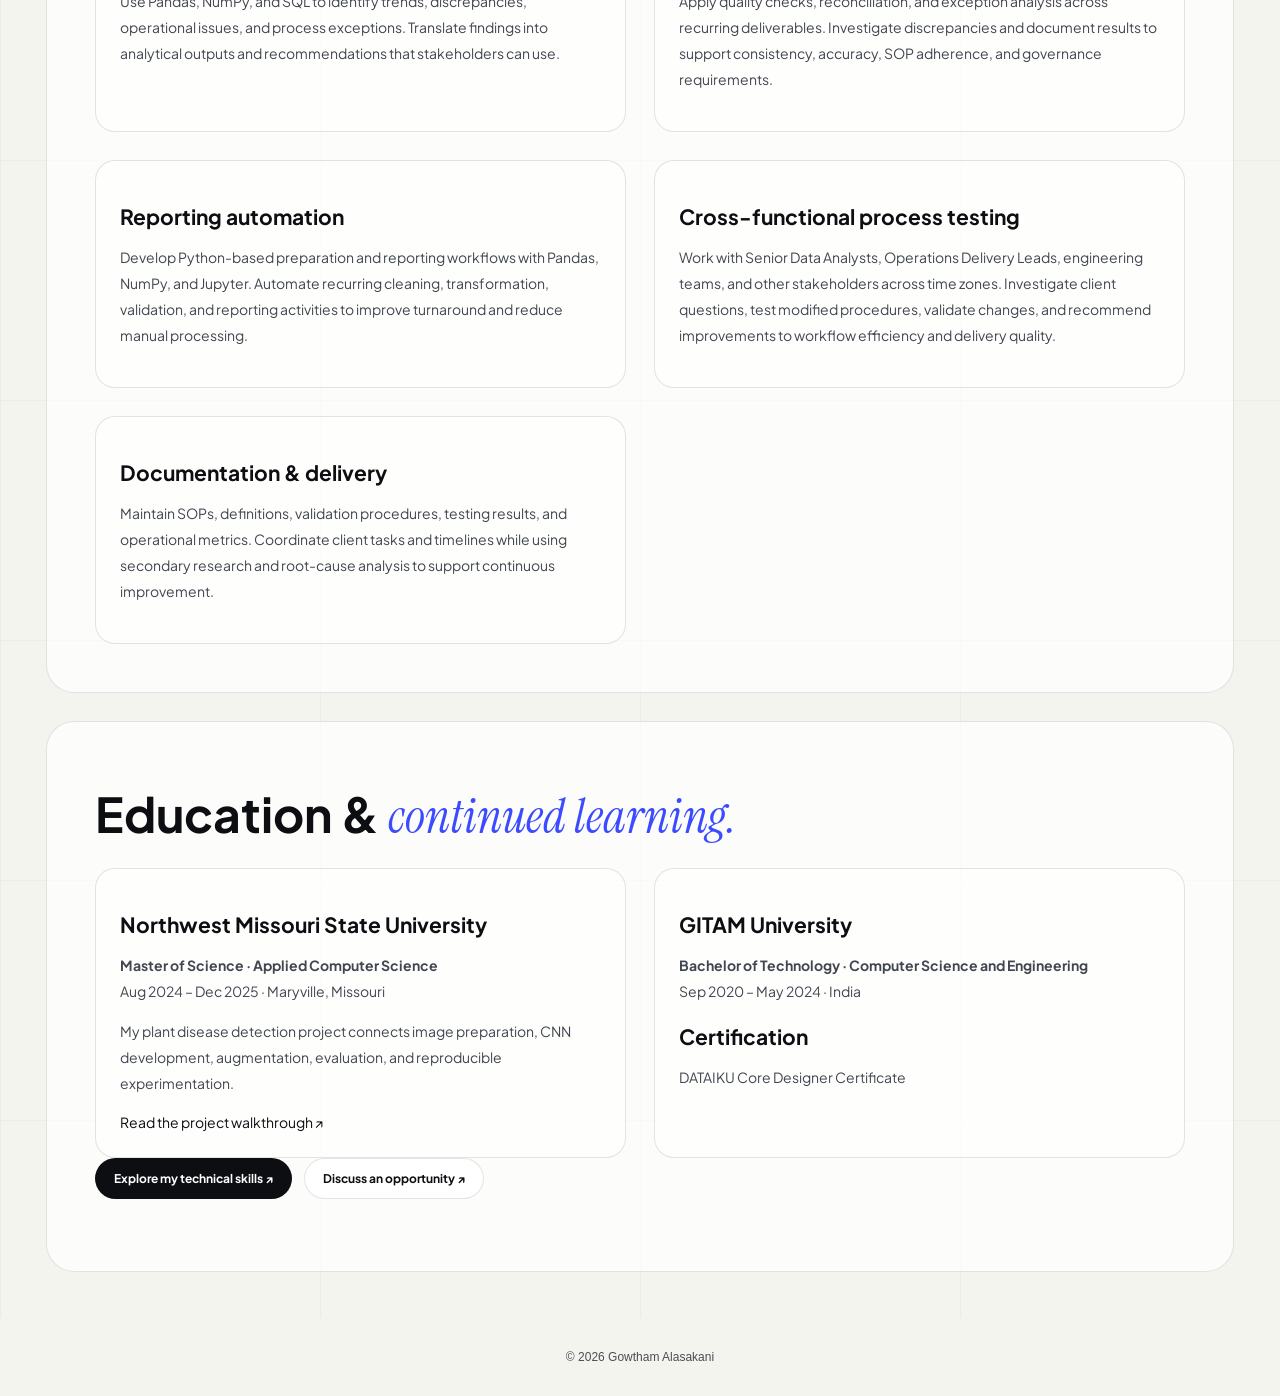
<file: experience.html>
<!DOCTYPE html>

<html lang="en"><head><meta charset="utf-8"/><meta content="width=device-width, initial-scale=1" name="viewport"/><meta content="Gowtham Alasakani — Cloud and Data Engineer. Explore projects, technical skills, and a spoken introduction." name="description"/><title>Experience | Gowtham Alasakani — Cloud &amp; Data Engineer</title><link href="https://gowthamalasakani.me/experience.html" rel="canonical"/><style>html{scroll-behavior:smooth;background:#f4f4ef}body{margin:0}button,summary,a{cursor:pointer}#studio-portfolio-preview{max-width:1400px;margin:auto}#studio-portfolio-preview .sp-nav{gap:12px}#studio-portfolio-preview .sp-tools details[open] .sp-swatches{min-width:160px}#studio-portfolio-preview :focus-visible{outline:3px solid #3b4bff;outline-offset:4px}@media(prefers-reduced-motion:reduce){html{scroll-behavior:auto}}</style><link href="https://fonts.googleapis.com/css2?family=Instrument+Serif:ital@0;1&amp;family=JetBrains+Mono:wght@400;600&amp;family=Plus+Jakarta+Sans:wght@400;600;800&amp;family=Syne:wght@700;800&amp;display=swap" rel="stylesheet"/><style>
#studio-portfolio-preview{--sp-bg:#f4f4ef;--sp-accent:#3b4bff;--sp-pink:#ff4ecd;--sp-lime:#baff29;--sp-line:#0d0e121c;color:#0d0e12;background:linear-gradient(90deg,#0d0e1209 1px,transparent 1px),linear-gradient(#0d0e1209 1px,transparent 1px),var(--sp-bg);background-size:25% 240px;font:14px/1.6 'Plus Jakarta Sans',sans-serif;padding:18px;container-type:inline-size}
#studio-portfolio-preview *{box-sizing:border-box;min-width:0}
#studio-portfolio-preview .sp-nav{display:flex;justify-content:space-between;align-items:center;flex-wrap:wrap;gap:14px;padding:12px 18px;background:#fff;border:1px solid var(--sp-line);border-radius:32px;box-shadow:0 12px 30px #0d0e1208}
#studio-portfolio-preview .sp-brand{display:flex;gap:12px;align-items:center;font-weight:800;line-height:1.3}
#studio-portfolio-preview .sp-logo{display:grid;place-items:center;border-radius:50%;width:36px;height:36px;background:#0d0e12;color:white;outline:1px solid var(--sp-accent);outline-offset:2px}
#studio-portfolio-preview .sp-mono{font:11px/1.5 'JetBrains Mono',monospace;color:#4a4d57}
#studio-portfolio-preview .sp-brand .sp-mono{display:block;margin-top:5px}
#studio-portfolio-preview .sp-tools{display:flex;align-items:center;gap:9px;flex-wrap:wrap}
#studio-portfolio-preview .sp-swatches{display:flex;align-items:center;gap:4px;background:#f3f3f4;border-radius:30px;padding:3px 8px}
#studio-portfolio-preview button{font:600 12px 'Plus Jakarta Sans',sans-serif;border:1px solid var(--sp-line);padding:10px 16px;border-radius:30px;background:#fff;color:#0d0e12}
#studio-portfolio-preview .sp-swatches button{padding:0;width:32px;height:32px;border:5px solid #f3f3f4;border-radius:50%}
#studio-portfolio-preview .sp-swatches button[aria-pressed=true]{outline:1px solid #0d0e12}
#studio-portfolio-preview .sp-black{background:#0d0e12;color:#fff}
#studio-portfolio-preview .sp-lime{background:var(--sp-lime)}
#studio-portfolio-preview .sp-hero{background:radial-gradient(ellipse at 80% 30%,#eedffd80,transparent 60%),#ffffffb8;border:1px solid var(--sp-line);border-radius:32px;padding:30px 36px;margin-top:22px;box-shadow:0 24px 60px -15px #0d0e1214}
#studio-portfolio-preview .sp-topbar{display:flex;flex-wrap:wrap;justify-content:space-between;align-items:center;gap:12px;padding-bottom:18px;border-bottom:1px solid var(--sp-line)}
#studio-portfolio-preview .sp-badge{padding:7px 12px;border:1px solid var(--sp-line);border-radius:24px;background:#fff;font:600 11px/1.6 'JetBrains Mono',monospace}
#studio-portfolio-preview .sp-badge b{display:inline-block;background:var(--sp-lime);border-radius:16px;padding:2px 8px;margin-right:6px}
#studio-portfolio-preview .sp-columns{display:grid;grid-template-columns:1.1fr .9fr;gap:28px;align-items:center;padding:28px 0 0}
#studio-portfolio-preview h1{font:800 clamp(45px,6.2cqw,86px)/.96 'Syne',sans-serif;letter-spacing:-.04em;margin:0;color:#0d0e12}
#studio-portfolio-preview em{font-family:'Instrument Serif',Georgia,serif;font-weight:400;color:var(--sp-accent)}
#studio-portfolio-preview h1 em{background:linear-gradient(100deg,var(--sp-accent),var(--sp-pink),#00c2ff);background-clip:text;-webkit-background-clip:text;color:transparent;padding-right:6px}
#studio-portfolio-preview .sp-lead{font-size:16px;color:#4a4d57;max-width:560px;margin:22px 0 26px}
#studio-portfolio-preview .sp-actions{display:flex;gap:12px;flex-wrap:wrap;margin-bottom:24px}
#studio-portfolio-preview a{color:inherit;text-decoration:none}
#studio-portfolio-preview .sp-actions a{font-size:12px;font-weight:700;padding:10px 18px;border:1px solid var(--sp-line);border-radius:30px;background:#fff}
#studio-portfolio-preview .sp-actions a:first-child{background:#0d0e12;color:#fff}
#studio-portfolio-preview .sp-meta{display:flex;flex-wrap:wrap;gap:12px;border-top:1px solid var(--sp-line);padding:16px 0 22px;font:11px/1.6 'JetBrains Mono',monospace;overflow-wrap:anywhere}
#studio-portfolio-preview .sp-meta a{border-bottom:1px solid var(--sp-accent)}
#studio-portfolio-preview .sp-core{padding:22px;background:#fff;border:1px solid var(--sp-line);border-radius:28px}
#studio-portfolio-preview .sp-corehead{display:flex;flex-wrap:wrap;gap:8px;justify-content:space-between;border-bottom:1px solid var(--sp-line);padding-bottom:12px}
#studio-portfolio-preview .sp-modes{display:grid;grid-template-columns:repeat(4,1fr);gap:4px;border-radius:24px;background:#f3f3f4;padding:4px;margin:14px 0}
#studio-portfolio-preview .sp-modes button{font:600 11px 'JetBrains Mono',monospace;padding:9px 5px;border:0;background:transparent}
#studio-portfolio-preview .sp-modes button[aria-pressed=true]{background:#0d0e12;color:#fff}
#studio-portfolio-preview .sp-stage{position:relative;height:290px;border:1px dashed var(--sp-line);border-radius:22px;overflow:hidden;display:grid;place-items:center}
#studio-portfolio-preview .sp-word{font:800 68px/.9 'Syne',sans-serif;color:#0d0e120e;text-align:center}
#studio-portfolio-preview canvas{position:absolute;inset:0;width:100%;height:100%}
#studio-portfolio-preview .sp-tags{position:absolute;right:12px;top:12px;display:flex;flex-wrap:wrap;justify-content:flex-end;gap:5px;max-width:220px}
#studio-portfolio-preview .sp-tags span{font:600 11px 'JetBrains Mono',monospace;background:#ffffffe6;border:1px solid var(--sp-line);padding:4px 8px;border-radius:20px}
#studio-portfolio-preview .sp-mode-label{position:absolute;bottom:10px;left:10px;right:10px;background:#ffffffe6;border:1px solid var(--sp-line);border-radius:18px;padding:5px 12px;font:600 11px/1.5 'JetBrains Mono',monospace}
#studio-portfolio-preview .sp-kpis{display:grid;grid-template-columns:repeat(4,1fr);gap:8px;margin-top:14px}
#studio-portfolio-preview .sp-kpi{border:1px solid var(--sp-line);border-radius:14px;padding:12px;background:#fff}
#studio-portfolio-preview .sp-kpi strong{display:block;font:800 25px/1.1 'Syne',sans-serif}
#studio-portfolio-preview .sp-kpi small{display:block;font-size:11px;line-height:1.4;color:#4a4d57;margin-top:4px}
#studio-portfolio-preview .sp-ribbon{display:flex;gap:20px;flex-wrap:wrap;margin:24px 0 44px;background:#0d0e12;color:#fff;border-radius:28px;padding:16px 22px;font:11px/1.6 'JetBrains Mono',monospace}
#studio-portfolio-preview .sp-ribbon b{color:var(--sp-lime)}
#studio-portfolio-preview .sp-section{padding:0 12px}
#studio-portfolio-preview .sp-section h2{font:800 36px/1.08 'Syne',sans-serif;letter-spacing:-.035em;margin:12px 0 20px;color:#0d0e12}
#studio-portfolio-preview .sp-section p{color:#4a4d57;max-width:680px;margin:0 0 24px}
#studio-portfolio-preview .sp-section .sp-mono{color:var(--sp-accent)}
#studio-portfolio-preview .sp-project{border:1px solid var(--sp-line);border-radius:24px;padding:24px;background:white}
#studio-portfolio-preview .sp-project h3{font:800 24px/1.2 'Syne',sans-serif;margin:12px 0;color:#0d0e12}
#studio-portfolio-preview .sp-project p{margin-bottom:0}
#studio-portfolio-preview .sp-resume{padding:20px;margin-top:20px;background:#fff;border:1px solid var(--sp-line);border-radius:20px}
#studio-portfolio-preview .sp-resume[hidden]{display:none}
@container(max-width:1040px){#studio-portfolio-preview .sp-columns{grid-template-columns:1fr}#studio-portfolio-preview .sp-kpis{grid-template-columns:repeat(2,1fr)}}
@container(max-width:550px){#studio-portfolio-preview .sp-hero{padding:22px 16px}#studio-portfolio-preview .sp-core{padding:14px}#studio-portfolio-preview .sp-modes{grid-template-columns:repeat(2,1fr);border-radius:18px}#studio-portfolio-preview h1{font-size:44px}#studio-portfolio-preview .sp-section h2{font-size:30px}#studio-portfolio-preview .sp-nav{border-radius:24px}#studio-portfolio-preview .sp-tools{width:100%}}
@media(pointer:coarse){#studio-portfolio-preview button{min-height:44px}#studio-portfolio-preview .sp-swatches button{width:44px;height:44px;border-width:10px}}
</style><style>
#studio-portfolio-preview .sp-guide{display:grid;grid-template-columns:minmax(200px,.85fr) 1.15fr;gap:30px;align-items:center;padding:26px;margin:26px 0 36px;border:1px solid var(--sp-line);border-radius:28px;background:#fff}
#studio-portfolio-preview .sp-portrait{position:relative;align-self:stretch;display:flex;align-items:flex-end;justify-content:center;background:radial-gradient(ellipse at 50% 60%,#eee8ff,#f5f5ef 70%);border-radius:22px;overflow:hidden;min-height:300px}
#studio-portfolio-preview .sp-portrait img{display:block;width:100%;max-width:310px;height:340px;object-fit:contain;object-position:bottom}
#studio-portfolio-preview .sp-speaking{position:absolute;bottom:14px;left:50%;transform:translateX(-50%);background:var(--sp-lime);color:#0d0e12;border-radius:30px;padding:7px 16px;font-size:12px;font-weight:700}
#studio-portfolio-preview .sp-speaking[hidden]{display:none}
#studio-portfolio-preview .sp-guide h2{font:800 46px/1.1 'Syne',sans-serif;letter-spacing:-.04em;margin:12px 0;color:#0d0e12}
#studio-portfolio-preview .sp-guide p{font-size:14px;color:#4a4d57;line-height:1.7;margin:12px 0}
#studio-portfolio-preview .sp-guide-actions{display:flex;gap:10px;flex-wrap:wrap;margin:22px 0 12px}
#studio-portfolio-preview .sp-guide button:disabled{opacity:.45}
#studio-portfolio-preview .sp-guide .sp-voice-note{font-size:11px}
#studio-portfolio-preview .sp-transcript{border-top:1px solid var(--sp-line);padding-top:14px;margin-top:16px}
#studio-portfolio-preview .sp-transcript summary{font-weight:600}
#studio-portfolio-preview .sp-simple-nav{display:flex;gap:18px;flex-wrap:wrap;font-size:12px;font-weight:600}
#studio-portfolio-preview .sp-tools details{position:relative}
#studio-portfolio-preview .sp-tools summary{font-size:12px;padding:8px 12px}
#studio-portfolio-preview .sp-tools details[open] .sp-swatches{position:absolute;right:0;top:38px;z-index:10;border:1px solid var(--sp-line);box-shadow:0 6px 20px #0002}
#studio-portfolio-preview .sp-added-section{padding:30px 12px;border-top:1px solid var(--sp-line);margin-top:36px}
#studio-portfolio-preview .sp-added-section h2{font:800 30px/1.15 'Syne',sans-serif;color:#0d0e12;margin:0 0 18px}
#studio-portfolio-preview .sp-added-section p{color:#4a4d57;line-height:1.7}
#studio-portfolio-preview .sp-experience-list{display:grid;gap:14px}
#studio-portfolio-preview .sp-experience-list article{padding:16px;background:#fff;border:1px solid var(--sp-line);border-radius:16px}
#studio-portfolio-preview .sp-experience-list strong{display:block}
#studio-portfolio-preview .sp-experience-list span{font-size:12px;color:#4a4d57}
#studio-portfolio-preview .sp-project details{margin-top:16px}
@container(min-width:780px){#studio-portfolio-preview .sp-columns{grid-template-columns:1.1fr .9fr}#studio-portfolio-preview h1{font-size:clamp(40px,5.5cqw,66px)}}
@container(max-width:650px){#studio-portfolio-preview .sp-guide{grid-template-columns:1fr;padding:18px;gap:20px}#studio-portfolio-preview .sp-portrait img{height:280px}#studio-portfolio-preview .sp-portrait{min-height:280px}#studio-portfolio-preview .sp-guide h2{font-size:38px}}
</style><style>
#studio-portfolio-preview .sp-video-wrap{min-width:0;align-self:center;}
#studio-portfolio-preview #sp-intro-video{display:block;width:100%;max-height:480px;object-fit:contain;border-radius:20px;background:#fff;box-shadow:0 12px 35px #0d0e1214;}
@media(max-width:600px){#studio-portfolio-preview #sp-intro-video{max-height:380px;}}
@media print{.sp-video-wrap{display:none!important;}}
</style><style id="glossy-sticky-menu">
html{scroll-padding-top:var(--menu-offset,160px)}
#studio-portfolio-preview .sp-nav{
 position:sticky;top:12px;z-index:100;
 background:linear-gradient(125deg,rgba(255,255,255,.78),rgba(255,255,255,.32) 48%,rgba(255,255,255,.58));
 backdrop-filter:blur(24px) saturate(170%);-webkit-backdrop-filter:blur(24px) saturate(170%);
 border:1px solid rgba(255,255,255,.8);
 box-shadow:0 12px 36px rgba(13,14,18,.12),inset 0 1px 0 #fff,inset 0 -1px 0 rgba(255,255,255,.4);
}
#studio-portfolio-preview .sp-simple-nav{gap:4px}
#studio-portfolio-preview .sp-simple-nav a{padding:9px 12px;border-radius:999px;transition:background .2s ease}
#studio-portfolio-preview .sp-simple-nav a:hover,#studio-portfolio-preview .sp-simple-nav a:focus-visible{background:rgba(255,255,255,.7)}
#studio-portfolio-preview .sp-tools summary{background:rgba(255,255,255,.3);border:1px solid rgba(255,255,255,.65);border-radius:999px}
#studio-portfolio-preview .sp-tools details[open] .sp-swatches{background:rgba(248,248,251,.95);backdrop-filter:blur(24px)}
@media(max-width:700px){
 #studio-portfolio-preview .sp-nav{top:8px;padding:10px 12px;gap:8px;border-radius:24px}
 #studio-portfolio-preview .sp-brand{font-size:12px;gap:8px;flex:1}
 #studio-portfolio-preview .sp-brand .sp-mono{display:none}
 #studio-portfolio-preview .sp-tools{width:auto;gap:4px;flex-wrap:nowrap}
 #studio-portfolio-preview .sp-tools button{padding:9px 10px;font-size:11px}
 #studio-portfolio-preview .sp-tools summary{padding:9px 8px;font-size:11px}
 #studio-portfolio-preview .sp-simple-nav{order:3;width:100%;justify-content:space-between;flex-wrap:nowrap;border-top:1px solid rgba(255,255,255,.6);padding-top:4px}
 #studio-portfolio-preview .sp-simple-nav a{padding:9px 10px}
}
@supports not (backdrop-filter:blur(1px)){#studio-portfolio-preview .sp-nav{background:rgba(250,250,248,.95)}}
@media print{#studio-portfolio-preview .sp-nav{display:none!important}}
</style><style id="menu-slider-style">
#studio-portfolio-preview .sp-simple-nav{position:relative;isolation:isolate}
#studio-portfolio-preview .sp-menu-slider{position:absolute;left:0;top:0;z-index:-1;pointer-events:none;border-radius:999px;background:linear-gradient(135deg,rgba(255,255,255,.95),rgba(220,224,255,.52));border:1px solid rgba(255,255,255,.95);box-shadow:0 3px 12px rgba(59,75,255,.17),inset 0 1px 0 #fff;transition:transform .32s cubic-bezier(.22,1,.36,1),width .32s cubic-bezier(.22,1,.36,1),height .2s,opacity .2s;opacity:0}
#studio-portfolio-preview .sp-simple-nav a[aria-current="location"]{color:var(--sp-accent);background:transparent}
@media(prefers-reduced-motion:reduce){#studio-portfolio-preview .sp-menu-slider{transition:none}}
</style><style>
#studio-portfolio-preview main{min-height:60vh}
#studio-portfolio-preview .sp-brand{color:inherit;text-decoration:none}
#studio-portfolio-preview .sp-simple-nav a[aria-current="page"]{color:var(--sp-accent);background:rgba(255,255,255,.5)}
#studio-portfolio-preview .sp-page-heading{padding:56px 28px 0}
#studio-portfolio-preview .sp-page-heading h1{font-size:clamp(40px,7vw,80px);margin:12px 0}
#studio-portfolio-preview .sp-carousel{margin:28px;padding:32px;border:1px solid var(--sp-line);border-radius:28px;background:linear-gradient(120deg,#ffffffc9,#e8eaff8c)}
#studio-portfolio-preview .sp-carousel h2{font-size:clamp(30px,5vw,54px);margin:18px 0}
#studio-portfolio-preview .sp-carousel p{max-width:650px;line-height:1.7}
#studio-portfolio-preview .sp-slide{min-height:220px}
#studio-portfolio-preview [hidden]{display:none!important}
#studio-portfolio-preview .sp-carousel-controls{display:flex;gap:12px;align-items:center;flex-wrap:wrap;margin-top:24px}
#studio-portfolio-preview .sp-carousel-controls button{padding:10px 18px;border:1px solid #aaa;border-radius:30px;background:#fff;font:inherit}
.sp-skip{position:fixed;top:-100px;left:20px;z-index:200;background:white;padding:12px}.sp-skip:focus{top:8px}
@media(max-width:700px){#studio-portfolio-preview .sp-simple-nav a{padding:10px 5px;font-size:11px}#studio-portfolio-preview .sp-carousel{margin:18px;padding:22px}#studio-portfolio-preview .sp-slide{min-height:270px}}
</style><style id="expanded-content-style">
#studio-portfolio-preview .detail-section{margin:28px;padding:clamp(22px,4vw,48px);border:1px solid var(--sp-line);border-radius:28px;background:#ffffffab}
#studio-portfolio-preview .detail-section p,#studio-portfolio-preview .detail-section li{line-height:1.85;color:#414650;max-width:78ch}
#studio-portfolio-preview .detail-section h2{font-size:clamp(28px,4vw,48px);line-height:1.15;margin:16px 0 24px}
#studio-portfolio-preview .detail-section h3{font-size:21px;line-height:1.35;margin:18px 0 12px}
#studio-portfolio-preview .detail-grid{display:grid;grid-template-columns:repeat(2,minmax(0,1fr));gap:28px}
#studio-portfolio-preview .detail-card{padding:24px;border:1px solid var(--sp-line);border-radius:20px;background:#ffffff80;min-width:0}
#studio-portfolio-preview .project-gallery{display:grid;grid-template-columns:repeat(2,minmax(0,1fr));gap:20px;margin:28px 0}
#studio-portfolio-preview figure{margin:0;min-width:0}
#studio-portfolio-preview .project-image{display:block;width:100%;height:auto;aspect-ratio:1100/580;object-fit:cover;border:1px solid var(--sp-line);border-radius:18px;background:#eaf0e9}
#studio-portfolio-preview figcaption{font-size:12px;line-height:1.6;color:#5d626b;padding:10px 2px}
#studio-portfolio-preview .project-gallery a{display:block}
#studio-portfolio-preview .sp-slide .project-image{max-height:280px;object-fit:cover;margin-bottom:24px}
#studio-portfolio-preview .detail-note{border-left:3px solid var(--sp-accent);padding-left:20px}
@media(max-width:700px){#studio-portfolio-preview .detail-grid,#studio-portfolio-preview .project-gallery{grid-template-columns:1fr}#studio-portfolio-preview .detail-section{margin:18px}#studio-portfolio-preview .detail-card{padding:20px}}
</style></head><body><a class="sp-skip" href="#main-content">Skip to content</a><div id="studio-portfolio-preview">
<header class="sp-nav">
<a aria-label="Gowtham Alasakani — Home" class="sp-brand" href="/"><span class="sp-logo">GA</span><div>Gowtham Alasakani<span class="sp-mono">● STUDIO MOTION · DEVOPS &amp; DATA</span></div></a><nav aria-label="Portfolio" class="sp-simple-nav"><a href="/">Home</a><a href="/work.html">Work</a><a aria-current="page" href="/experience.html">Experience</a><a href="/skills.html">Skills</a><a href="/contact.html">Contact</a></nav>
<div class="sp-tools"><details><summary class="cursor-interaction">Colors</summary><div class="sp-swatches"><span class="sp-mono">WASH</span><button aria-label="Studio" aria-pressed="true" class="cursor-interaction" data-wash="studio" style="background:linear-gradient(135deg,#3b4bff,#ff4ecd,#baff29)"></button><button aria-label="Duotone" aria-pressed="false" class="cursor-interaction" data-wash="duotone" style="background:linear-gradient(135deg,#ff4d2d,#7c3aed)"></button><button aria-label="Aqua" aria-pressed="false" class="cursor-interaction" data-wash="aqua" style="background:linear-gradient(135deg,#00b894,#0284c7)"></button><button aria-label="Ultraviolet" aria-pressed="false" class="cursor-interaction" data-wash="violet" style="background:linear-gradient(135deg,#6d28d9,#ec4899)"></button></div></details><button class="sp-black cursor-interaction" data-resume="">View résumé ↗</button></div>
</header>
<main id="main-content"><div class="sp-page-heading"><h1>Experience</h1></div><section class="detail-section"><span class="sp-mono">PROFESSIONAL EXPERIENCE</span><h2>From analytical workflows to <em>cloud data platforms.</em></h2><p>My experience spans AWS data engineering, ETL and ELT development, operational analytics, and client delivery. I work across the data lifecycle: understanding sources, building transformations, validating outputs, supporting production workflows, and communicating with technical and business teams.</p></section><section class="detail-section"><span class="sp-mono">Oct 2025 – Present · Naperville, Illinois</span><h2>Astir IT Solution’s</h2><h3>AWS Data Engineer</h3><p>I design, build, and operate AWS data engineering solutions that connect enterprise source systems with analytics-ready platforms. My responsibilities span ingestion and transformation, workflow orchestration, quality checks, infrastructure automation, and production support.</p><div class="detail-grid"><article class="detail-card"><h3>Source integration &amp; transformation</h3><p>Build pipelines using Python, PySpark, SparkSQL, S3, Databricks, Snowflake, dbt, and Airbyte. Integrate APIs, databases, files, and enterprise systems, then transform their data into products that support analytics and reporting.</p></article><article class="detail-card"><h3>Workflow orchestration</h3><p>Develop reusable Prefect flows and tasks, schedule and parameterize deployments, and implement retries, failure handling, and recovery strategies. Monitor production runs through Prefect UI and Cloud to investigate failures and support reliable delivery.</p></article><article class="detail-card"><h3>Data quality &amp; reconciliation</h3><p>Build validation using Python, PySpark, SQL, and dbt tests to detect schema changes, missing records, duplicates, invalid values, and reconciliation issues before they affect downstream datasets.</p></article><article class="detail-card"><h3>Infrastructure &amp; releases</h3><p>Use Terraform, Docker, GitHub Actions, CodePipeline, CodeBuild, CodeDeploy, and Amazon EKS to automate provisioning, builds, testing, deployment, environment promotion, and controlled production releases.</p></article><article class="detail-card"><h3>Security &amp; observability</h3><p>Apply IAM, Secrets Manager, and S3 security controls, alongside CloudWatch metrics, dashboards, alarms, and centralized logs. Use least-privilege access and monitoring to support secure, observable data platforms.</p></article><article class="detail-card"><h3>Event-driven workflows &amp; collaboration</h3><p>Integrate Lambda, SQS, SNS, EventBridge, REST APIs, Snowpark, and Step Functions. Partner with onshore and offshore teams to analyze source systems, troubleshoot across environments, and strengthen governance, catalogs, and reusable technical documentation.</p></article></div></section><section class="detail-section"><span class="sp-mono">Jun 2023 – Jul 2024 · Bengaluru, India</span><h2>Indegene</h2><h3>Data Engineer</h3><p>I developed and optimized ETL and ELT workflows with Dataiku, Python, SQL, and Snowflake. The role combined data preparation and query development with quality controls, governance, and coordination of engineering delivery.</p><div class="detail-grid"><article class="detail-card"><h3>Data pipelines &amp; analytical SQL</h3><p>Transform complex datasets into reliable data products for business reporting and daily operations. Write and optimize Snowflake SQL using joins, CTEs, window functions, aggregations, subqueries, and analytical transformations.</p></article><article class="detail-card"><h3>Automated validation</h3><p>Build processing and validation workflows using Python, Pandas, NumPy, Dataiku, and SQL. Apply reconciliation rules, exception handling, monitoring, and quality checks to identify issues and support corrective action.</p></article><article class="detail-card"><h3>Governance &amp; operational controls</h3><p>Maintain governance frameworks, quality standards, metadata practices, validation procedures, and operational controls. Work with Data and Analytics Leads, business units, IT, and offshore teams to connect requirements with usable technical solutions.</p></article><article class="detail-card"><h3>Delivery coordination</h3><p>Coordinate analysts and engineers in Agile and DevOps environments. Track SLAs, milestones, risks, dependencies, and status reports, working across onshore and offshore stakeholders to manage delivery issues.</p></article><article class="detail-card"><h3>Process improvement</h3><p>Use profiling, validation, and process testing to improve ETL processes, Snowflake workloads, Dataiku flows, and operating procedures. Support dashboard and reporting teams with dependable datasets, analysis, governance updates, and executive project status information.</p></article></div></section><section class="detail-section"><span class="sp-mono">Oct 2022 – Jun 2023 · Pune, India</span><h2>Precision Medicine Group</h2><h3>Data Analyst</h3><p>I analyzed client operational and business datasets using SQL and Python, connecting data preparation and validation with analytical outputs for internal and client-facing stakeholders. The work emphasized accurate recurring deliverables, documented procedures, and operational improvements.</p><div class="detail-grid"><article class="detail-card"><h3>Analysis &amp; exception investigation</h3><p>Use Pandas, NumPy, and SQL to identify trends, discrepancies, operational issues, and process exceptions. Translate findings into analytical outputs and recommendations that stakeholders can use.</p></article><article class="detail-card"><h3>Validation &amp; reconciliation</h3><p>Apply quality checks, reconciliation, and exception analysis across recurring deliverables. Investigate discrepancies and document results to support consistency, accuracy, SOP adherence, and governance requirements.</p></article><article class="detail-card"><h3>Reporting automation</h3><p>Develop Python-based preparation and reporting workflows with Pandas, NumPy, and Jupyter. Automate recurring cleaning, transformation, validation, and reporting activities to improve turnaround and reduce manual processing.</p></article><article class="detail-card"><h3>Cross-functional process testing</h3><p>Work with Senior Data Analysts, Operations Delivery Leads, engineering teams, and other stakeholders across time zones. Investigate client questions, test modified procedures, validate changes, and recommend improvements to workflow efficiency and delivery quality.</p></article><article class="detail-card"><h3>Documentation &amp; delivery</h3><p>Maintain SOPs, definitions, validation procedures, testing results, and operational metrics. Coordinate client tasks and timelines while using secondary research and root-cause analysis to support continuous improvement.</p></article></div></section><section class="detail-section"><h2>Education &amp; <em>continued learning.</em></h2><div class="detail-grid"><article class="detail-card"><h3>Northwest Missouri State University</h3><p><strong>Master of Science · Applied Computer Science</strong><br/>Aug 2024 – Dec 2025 · Maryville, Missouri</p><p>My plant disease detection project connects image preparation, CNN development, augmentation, evaluation, and reproducible experimentation.</p><a href="/work.html#plant-disease">Read the project walkthrough ↗</a></article><article class="detail-card"><h3>GITAM University</h3><p><strong>Bachelor of Technology · Computer Science and Engineering</strong><br/>Sep 2020 – May 2024 · India</p><h3>Certification</h3><p>DATAIKU Core Designer Certificate</p></article></div><div class="sp-actions"><a href="/skills.html">Explore my technical skills ↗</a><a href="/contact.html">Discuss an opportunity ↗</a></div></section></main></div>
<script>
(()=>{
 const root=document.getElementById('studio-portfolio-preview');
 const canvas=root.querySelector('#sp-sculpture'),ctx=canvas?.getContext('2d');
 const palettes={studio:['#f4f4ef','#3b4bff','#ff4ecd','#baff29'],duotone:['#faf6f0','#ff4d2d','#7c3aed','#fde047'],aqua:['#eff8f6','#008f72','#0284c7','#a7f3d0'],violet:['#f6f3ff','#6d28d9','#ec4899','#d9f99d']};
 let palette=palettes.studio,mode='globe',rx=.5,ry=.4;
 function draw(){
  if(!ctx)return;
  const w=canvas.clientWidth,h=canvas.clientHeight,dpr=Math.min(devicePixelRatio||1,2);if(!w||!h)return;
  canvas.width=w*dpr;canvas.height=h*dpr;ctx.setTransform(dpr,0,0,dpr,0,0);ctx.clearRect(0,0,w,h);
  const pts=[],scaleBase=Math.min(1,w/360);
  for(let i=0;i<220;i++){
   const u=i/220*Math.PI*2,p=mode==='pipeline'?3:2,q=mode==='lattice'?5:3;
   const r=mode==='warp'?80:62+26*Math.cos(q*u);
   const x=r*Math.cos((mode==='warp'?1:p)*u),y=r*Math.sin((mode==='warp'?1:p)*u),z=mode==='warp'?0:38*Math.sin(q*u);
   const x1=x*Math.cos(ry)-z*Math.sin(ry),z1=z*Math.cos(ry)+x*Math.sin(ry),y2=y*Math.cos(rx)-z1*Math.sin(rx),z2=z1*Math.cos(rx)+y*Math.sin(rx),s=320/(320-z2)*scaleBase;
   pts.push({x:w/2+x1*s,y:h/2+y2*s,z:z2,r:Math.max(5,16*s),u});
  }
  pts.sort((a,b)=>a.z-b.z).forEach(pt=>{const g=ctx.createRadialGradient(pt.x-pt.r*.3,pt.y-pt.r*.3,pt.r*.1,pt.x,pt.y,pt.r);g.addColorStop(0,'#fff');g.addColorStop(.45,Math.sin(pt.u*3)>0?palette[1]:palette[2]);g.addColorStop(1,'#ffffff12');ctx.fillStyle=g;ctx.beginPath();ctx.arc(pt.x,pt.y,pt.r,0,Math.PI*2);ctx.fill()});
 }
 root.querySelectorAll('[data-wash]').forEach(b=>b.addEventListener('click',()=>{palette=palettes[b.dataset.wash];['--sp-bg','--sp-accent','--sp-pink','--sp-lime'].forEach((k,i)=>root.style.setProperty(k,palette[i]));root.querySelectorAll('[data-wash]').forEach(x=>x.setAttribute('aria-pressed',String(x===b)));draw()}));
 const names={globe:'IRIDESCENT TORUS SCULPTURE',pipeline:'HELICAL DATA RIBBON',lattice:'GEODESIC K8S CRYSTAL',warp:'HIGH-THROUGHPUT TORUS RING'};
 root.querySelectorAll('[data-mode]').forEach(b=>b.addEventListener('click',()=>{mode=b.dataset.mode;root.querySelectorAll('[data-mode]').forEach(x=>x.setAttribute('aria-pressed',String(x===b)));root.querySelector('.sp-mode-label').textContent='ALPHA 3D: '+names[mode];draw()}));
 if(!canvas)return;
 canvas.addEventListener('pointermove',e=>{const r=canvas.getBoundingClientRect();rx=(e.clientY-r.top)/r.height*2;ry=(e.clientX-r.left)/r.width*2;draw()});
 new ResizeObserver(draw).observe(canvas);draw();
})();</script><footer style="text-align:center;padding:32px;font:12px sans-serif;color:#4a4d57">© 2026 Gowtham Alasakani</footer><dialog aria-labelledby="resume-viewer-title" id="resume-viewer">
<header class="rv-toolbar"><h2 id="resume-viewer-title">Gowtham’s résumé</h2><div><button disabled="" id="rv-print" type="button">Print</button><a download="Gowtham_Alasakani_Resume.pdf" href="/Gowtham_Alasakani_Resume.pdf">Download PDF</a><button aria-label="Close résumé preview" id="rv-close" type="button">Close ✕</button></div></header>
<p id="rv-status" role="status">Loading PDF…</p><div id="rv-pages"></div>
<object data="/Gowtham_Alasakani_Resume.pdf#view=FitH" hidden="" id="rv-fallback" type="application/pdf"><p>Your browser cannot display the PDF here. <a href="/Gowtham_Alasakani_Resume.pdf" rel="noopener" target="_blank">Open PDF</a> or use Download PDF above.</p></object>
</dialog>
<style>
#resume-viewer{width:min(960px,96vw);max-width:none;height:90dvh;max-height:94dvh;padding:0;border:1px solid #ddd;border-radius:20px;background:#e9eaf0;color:#0d0e12;font:14px/1.5 'Plus Jakarta Sans',sans-serif}
#resume-viewer::backdrop{background:#0d0e1299;backdrop-filter:blur(5px)}
.rv-toolbar{position:sticky;top:0;z-index:2;display:flex;justify-content:space-between;align-items:center;gap:12px;flex-wrap:wrap;background:#fff;padding:16px 20px;border-bottom:1px solid #ddd}
.rv-toolbar h2{font-size:18px;margin:0}.rv-toolbar div{display:flex;gap:8px;flex-wrap:wrap}
.rv-toolbar button,.rv-toolbar a{font:600 13px sans-serif;border:1px solid #ddd;background:#fff;color:#111;border-radius:24px;padding:10px 16px;text-decoration:none;cursor:pointer}
.rv-toolbar a{background:#111;color:white}#rv-print:disabled{opacity:.4}#rv-status{margin:12px 20px}
#rv-pages{padding:10px 20px 24px}#rv-pages canvas{display:block;width:100%;height:auto;margin:0 auto 18px;background:white;box-shadow:0 3px 12px #0002}#rv-fallback{width:100%;height:65dvh}#rv-fallback[hidden]{display:none}
#studio-portfolio-preview .sp-avatar-sprite{width:min(100%,340px);aspect-ratio:1;align-self:flex-end;background-size:200% 200%;background-position:0 0;background-repeat:no-repeat;transform-origin:50% 90%;transition:transform .3s ease}
#studio-portfolio-preview .sp-avatar-sprite[data-frame="1"]{background-position:100% 0;transform:rotate(-.5deg)}
#studio-portfolio-preview .sp-avatar-sprite[data-frame="2"]{background-position:0 100%;transform:translateY(-2px) rotate(.4deg)}
#studio-portfolio-preview .sp-avatar-sprite[data-frame="3"]{background-position:100% 100%;transform:rotate(.7deg)}
#studio-portfolio-preview .sp-voice-picker{display:block;margin:16px 0 10px;font-size:12px;font-weight:600}
#studio-portfolio-preview .sp-voice-picker select{display:block;max-width:100%;width:100%;margin-top:6px;font:14px sans-serif;background:white;color:#111;border:1px solid #ddd;border-radius:10px;padding:10px}
@media(prefers-reduced-motion:reduce){#studio-portfolio-preview .sp-avatar-sprite{transition:none;transform:none!important}}
@media print{body> :not(#resume-viewer){display:none!important}#resume-viewer{position:static!important;display:block!important;overflow:visible!important;width:100%!important;height:auto!important;max-height:none!important;border:0!important;padding:0!important;background:white!important}#resume-viewer .rv-toolbar,#rv-status,#rv-fallback{display:none!important}#rv-pages{padding:0!important}#rv-pages canvas{box-shadow:none!important;margin:0!important;break-after:page;page-break-after:always;width:100%!important}#rv-pages canvas:last-child{break-after:auto;page-break-after:auto}@page{margin:0}}
</style>
<script type="module">
const dialog=document.getElementById('resume-viewer'),pages=document.getElementById('rv-pages'),status=document.getElementById('rv-status'),printButton=document.getElementById('rv-print');
let loaded=false,loading=false,opener=null;
async function loadResume(){
 if(loaded||loading)return;loading=true;
 try{
  const pdfjs=await import('https://cdnjs.cloudflare.com/ajax/libs/pdf.js/4.10.38/pdf.min.mjs');
  pdfjs.GlobalWorkerOptions.workerSrc='https://cdnjs.cloudflare.com/ajax/libs/pdf.js/4.10.38/pdf.worker.min.mjs';
  const pdf=await pdfjs.getDocument('/Gowtham_Alasakani_Resume.pdf').promise;
  pages.replaceChildren();
  for(let n=1;n<=pdf.numPages;n++){
   const page=await pdf.getPage(n),viewport=page.getViewport({scale:1.7}),canvas=document.createElement('canvas');
   canvas.width=Math.ceil(viewport.width);canvas.height=Math.ceil(viewport.height);canvas.setAttribute('role','img');canvas.setAttribute('aria-label',`Résumé page ${n} of ${pdf.numPages}`);pages.append(canvas);
   await page.render({canvasContext:canvas.getContext('2d'),viewport}).promise;
  }
  loaded=true;printButton.disabled=false;status.textContent=`${pdf.numPages} page${pdf.numPages===1?'':'s'} · PDF résumé`;
 }catch(e){pages.replaceChildren();document.getElementById('rv-fallback').hidden=false;status.textContent='Using your browser’s PDF viewer. Download the PDF if it cannot display here.';printButton.disabled=false;}
 finally{loading=false;}
}
document.querySelectorAll('[data-resume]').forEach(b=>b.addEventListener('click',()=>{opener=b;dialog.showModal();document.body.style.overflow='hidden';loadResume()}));
document.getElementById('rv-close').addEventListener('click',()=>dialog.close());
dialog.addEventListener('close',()=>{document.body.style.overflow='';opener?.focus()});
dialog.addEventListener('click',e=>{if(e.target===dialog){const r=dialog.getBoundingClientRect();if(e.clientX<r.left||e.clientX>r.right||e.clientY<r.top||e.clientY>r.bottom)dialog.close()}});
printButton.addEventListener('click',()=>{if(loaded)window.print();else window.open('/Gowtham_Alasakani_Resume.pdf','_blank','noopener')});
</script>
<script>
(()=>{
 const video=document.getElementById('sp-intro-video'),play=document.getElementById('sp-speak'),stop=document.getElementById('sp-stop'),status=document.getElementById('sp-speech-status');
 if(!video)return;
 play.addEventListener('click',async()=>{if(!video.paused){video.pause();return;}try{await video.play();}catch(e){status.textContent='Use the video controls to play the introduction.';}});
 stop.addEventListener('click',()=>{video.pause();video.currentTime=0;stop.disabled=true;status.textContent='Introduction stopped. Ready to replay.';});
 video.addEventListener('play',()=>{play.textContent='Pause introduction';stop.disabled=false;status.textContent='Playing introduction.';});
 video.addEventListener('pause',()=>{play.textContent='Resume introduction';status.textContent='Introduction paused.';});
 video.addEventListener('ended',()=>{play.textContent='Replay introduction';stop.disabled=true;status.textContent='Thanks for watching.';});
 video.addEventListener('error',()=>{status.textContent='Video could not load. Please refresh or read the introduction below.';});
 document.addEventListener('visibilitychange',()=>{if(document.hidden)video.pause();});
})();
</script>
<script>
(()=>{const menu=document.querySelector('.sp-nav');const update=()=>document.documentElement.style.setProperty('--menu-offset',(menu.getBoundingClientRect().height+28)+'px');update();if('ResizeObserver' in window)new ResizeObserver(update).observe(menu);else window.addEventListener('resize',update);})();
</script><script id="menu-slider-script">(()=>{const nav=document.querySelector('.sp-simple-nav'),active=nav.querySelector('[aria-current="page"]');const slider=document.createElement('span');slider.className='sp-menu-slider';slider.setAttribute('aria-hidden','true');nav.prepend(slider);function move(a){if(!a)return;slider.style.width=a.offsetWidth+'px';slider.style.height=a.offsetHeight+'px';slider.style.transform=`translate(${a.offsetLeft}px,${a.offsetTop}px)`;slider.style.opacity='1'}nav.querySelectorAll('a').forEach(a=>{a.addEventListener('mouseenter',()=>move(a));a.addEventListener('focus',()=>move(a));});nav.addEventListener('mouseleave',()=>move(active));nav.addEventListener('focusout',()=>requestAnimationFrame(()=>move(nav.contains(document.activeElement)?document.activeElement:active)));new ResizeObserver(()=>move(active)).observe(nav);document.fonts?.ready.then(()=>move(active));move(active)})();</script></body></html>
</file>
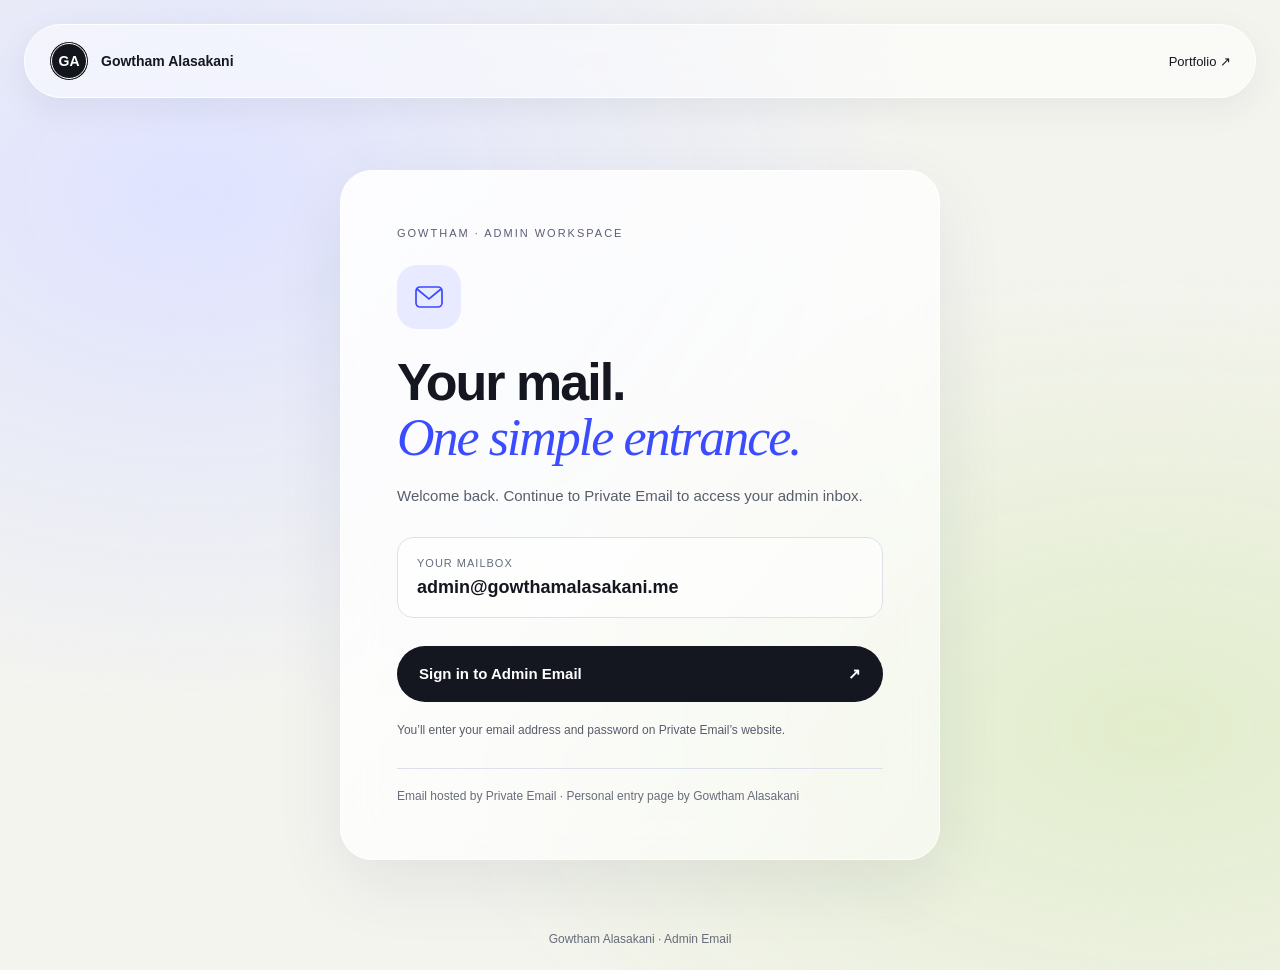
<file: mail.html>
<!doctype html>
<html lang="en">
<head>
<meta charset="utf-8"><meta name="viewport" content="width=device-width,initial-scale=1">
<meta name="robots" content="noindex,nofollow"><meta name="referrer" content="no-referrer">
<meta name="description" content="Gowtham Alasakani's admin email entry page.">
<title>Admin Email | Gowtham Alasakani</title>
<style>
:root{color-scheme:light;font-family:Arial,Helvetica,sans-serif;color:#151720;background:#f4f4ef}*{box-sizing:border-box}body{margin:0;min-height:100svh;background:radial-gradient(ellipse at 15% 20%,#dfe3ff 0,transparent 48%),radial-gradient(ellipse at 90% 75%,#e2edcc 0,transparent 45%),#f4f4ef;display:flex;flex-direction:column}header{margin:24px;display:flex;align-items:center;justify-content:space-between;gap:20px;padding:16px 24px;border:1px solid #fff;border-radius:60px;background:#ffffff80;backdrop-filter:blur(24px);box-shadow:0 10px 35px #161d3510}a{color:inherit}.brand{display:flex;align-items:center;gap:12px;text-decoration:none;font-size:14px;font-weight:700}.monogram{display:grid;place-items:center;border-radius:50%;width:40px;height:40px;background:#14161d;color:white;border:3px double #fff}.back{font-size:13px;text-decoration:none}main{width:min(100% - 40px,600px);margin:auto;padding:48px 0}.card{padding:clamp(28px,6vw,56px);border:1px solid #fff;border-radius:32px;background:linear-gradient(130deg,#ffffffeb,#ffffff89);box-shadow:0 24px 70px #1b234515;backdrop-filter:blur(24px)}.eyebrow{font-size:11px;letter-spacing:2px;color:#595e72;text-transform:uppercase}.icon{width:64px;height:64px;margin:26px 0;color:#3b4bff;background:#e8eaff;border-radius:20px;display:grid;place-items:center}h1{font-size:clamp(38px,7vw,52px);letter-spacing:-2px;margin:0 0 18px;line-height:1.05}h1 em{font-family:Georgia,serif;font-weight:400;color:#3b4bff}p{color:#585d6c;line-height:1.7;font-size:15px}.mailbox{margin:28px 0;padding:19px;border:1px solid #dce0eb;border-radius:16px;background:#ffffff88}.mailbox span{display:block;color:#676d7f;font-size:11px;letter-spacing:1px;text-transform:uppercase;margin-bottom:8px}.mailbox strong{font-size:clamp(13px,3.5vw,18px);overflow-wrap:anywhere}.signin{display:flex;justify-content:space-between;align-items:center;gap:12px;background:#151720;color:white;text-decoration:none;font-weight:700;font-size:15px;padding:19px 22px;border-radius:30px;transition:background .2s}.signin:hover{background:#3b4bff}.note{font-size:12px;margin:18px 0 0}.provider{border-top:1px solid #dce0eb;margin-top:28px;padding-top:20px;font-size:12px;color:#686d7b}footer{text-align:center;padding:24px;font-size:12px;color:#686d7b}a:focus-visible{outline:3px solid #3b4bff;outline-offset:5px}@media(max-width:500px){header{margin:14px;padding:12px 16px}.brand{font-size:12px}.back{font-size:11px}main{padding:24px 0}.card{border-radius:24px}}@media(prefers-reduced-motion:reduce){*{transition:none!important}}
</style>
</head>
<body>
<header><a class="brand" href="https://gowthamalasakani.me/"><span class="monogram">GA</span>Gowtham Alasakani</a><a class="back" href="https://gowthamalasakani.me/">Portfolio ↗</a></header>
<main><section class="card" aria-labelledby="title"><div class="eyebrow">Gowtham · Admin workspace</div><div class="icon" aria-hidden="true"><svg width="32" height="32" viewBox="0 0 32 32" fill="none" stroke="currentColor" stroke-width="1.7"><rect x="3" y="6" width="26" height="20" rx="4"/><path d="m4 8 12 10L28 8"/></svg></div><h1>Your mail.<br><em>One simple entrance.</em></h1><p>Welcome back. Continue to Private Email to access your admin inbox.</p><div class="mailbox"><span>Your mailbox</span><strong>admin@gowthamalasakani.me</strong></div><a class="signin" href="https://privateemail.com/">Sign in to Admin Email <span aria-hidden="true">↗</span></a><p class="note">You’ll enter your email address and password on Private Email’s website.</p><div class="provider">Email hosted by Private Email · Personal entry page by Gowtham Alasakani</div></section></main>
<footer>Gowtham Alasakani · Admin Email</footer>
</body></html>
</file>
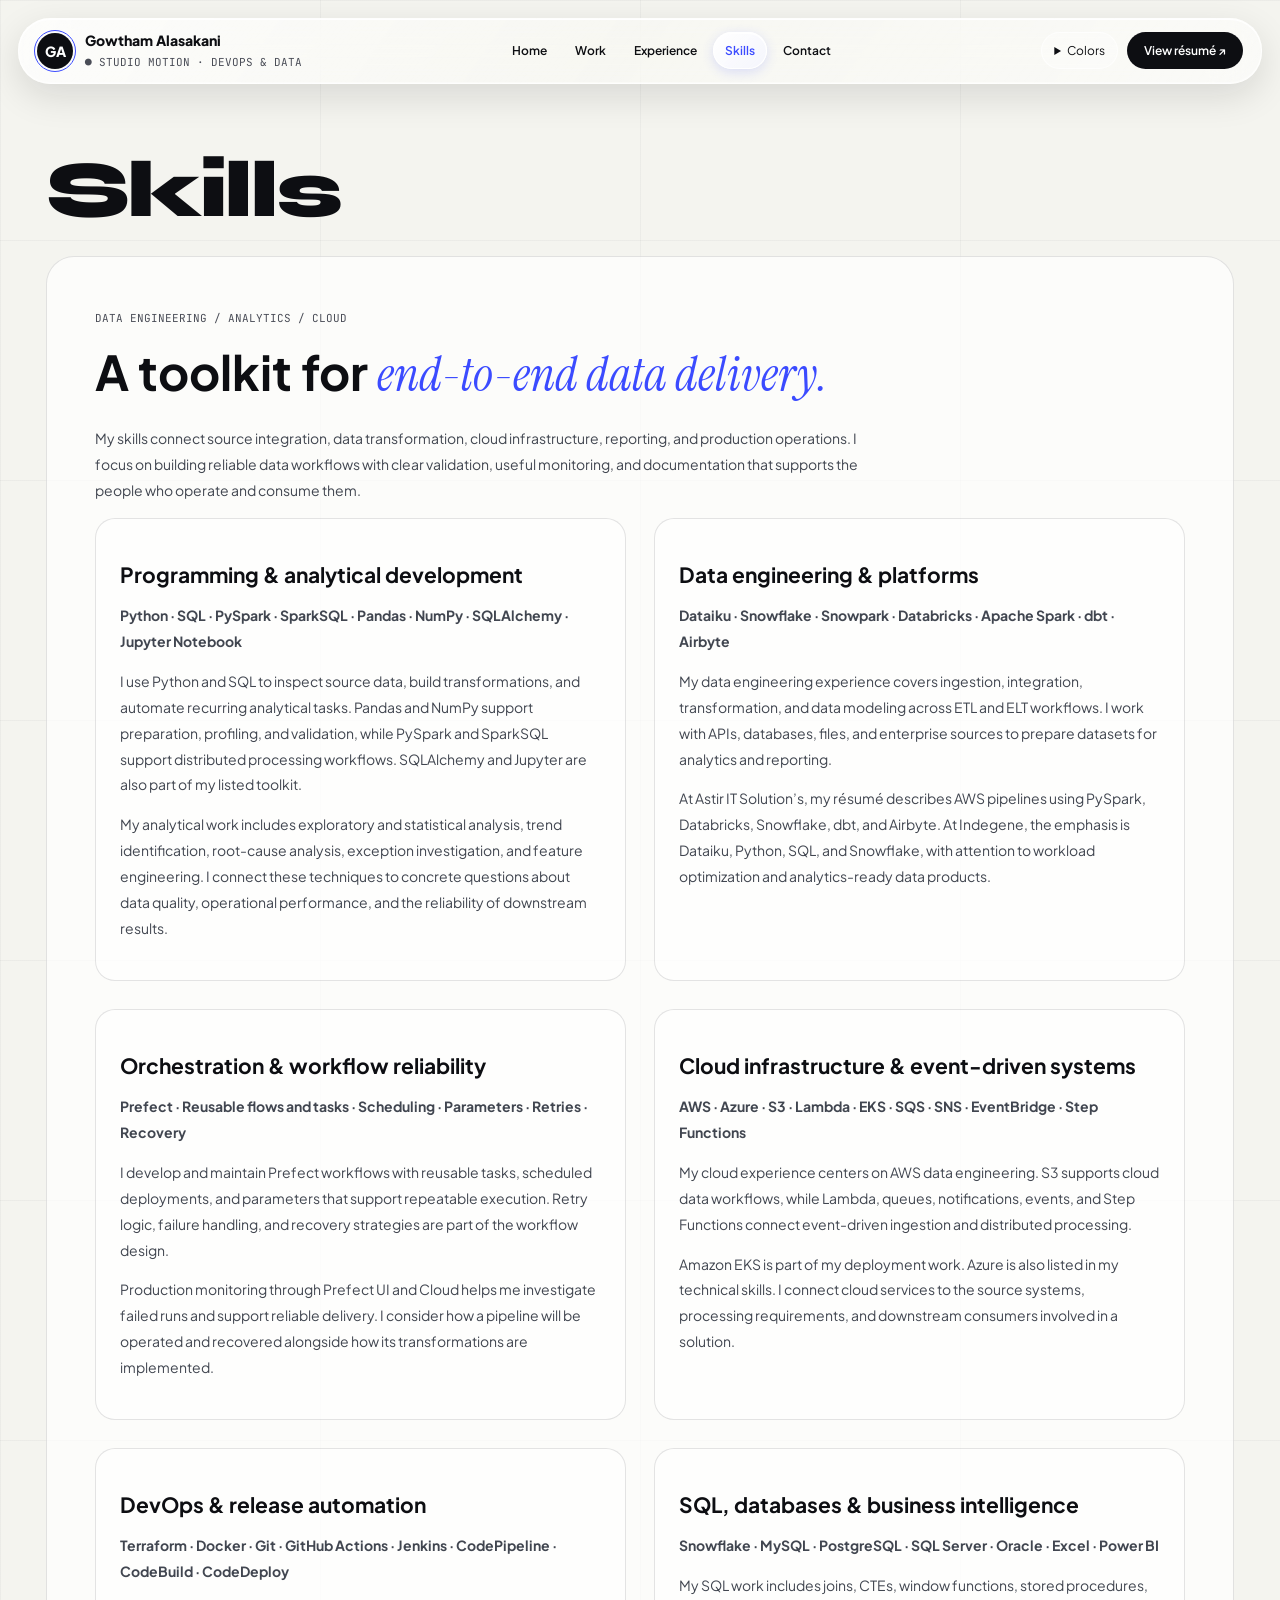
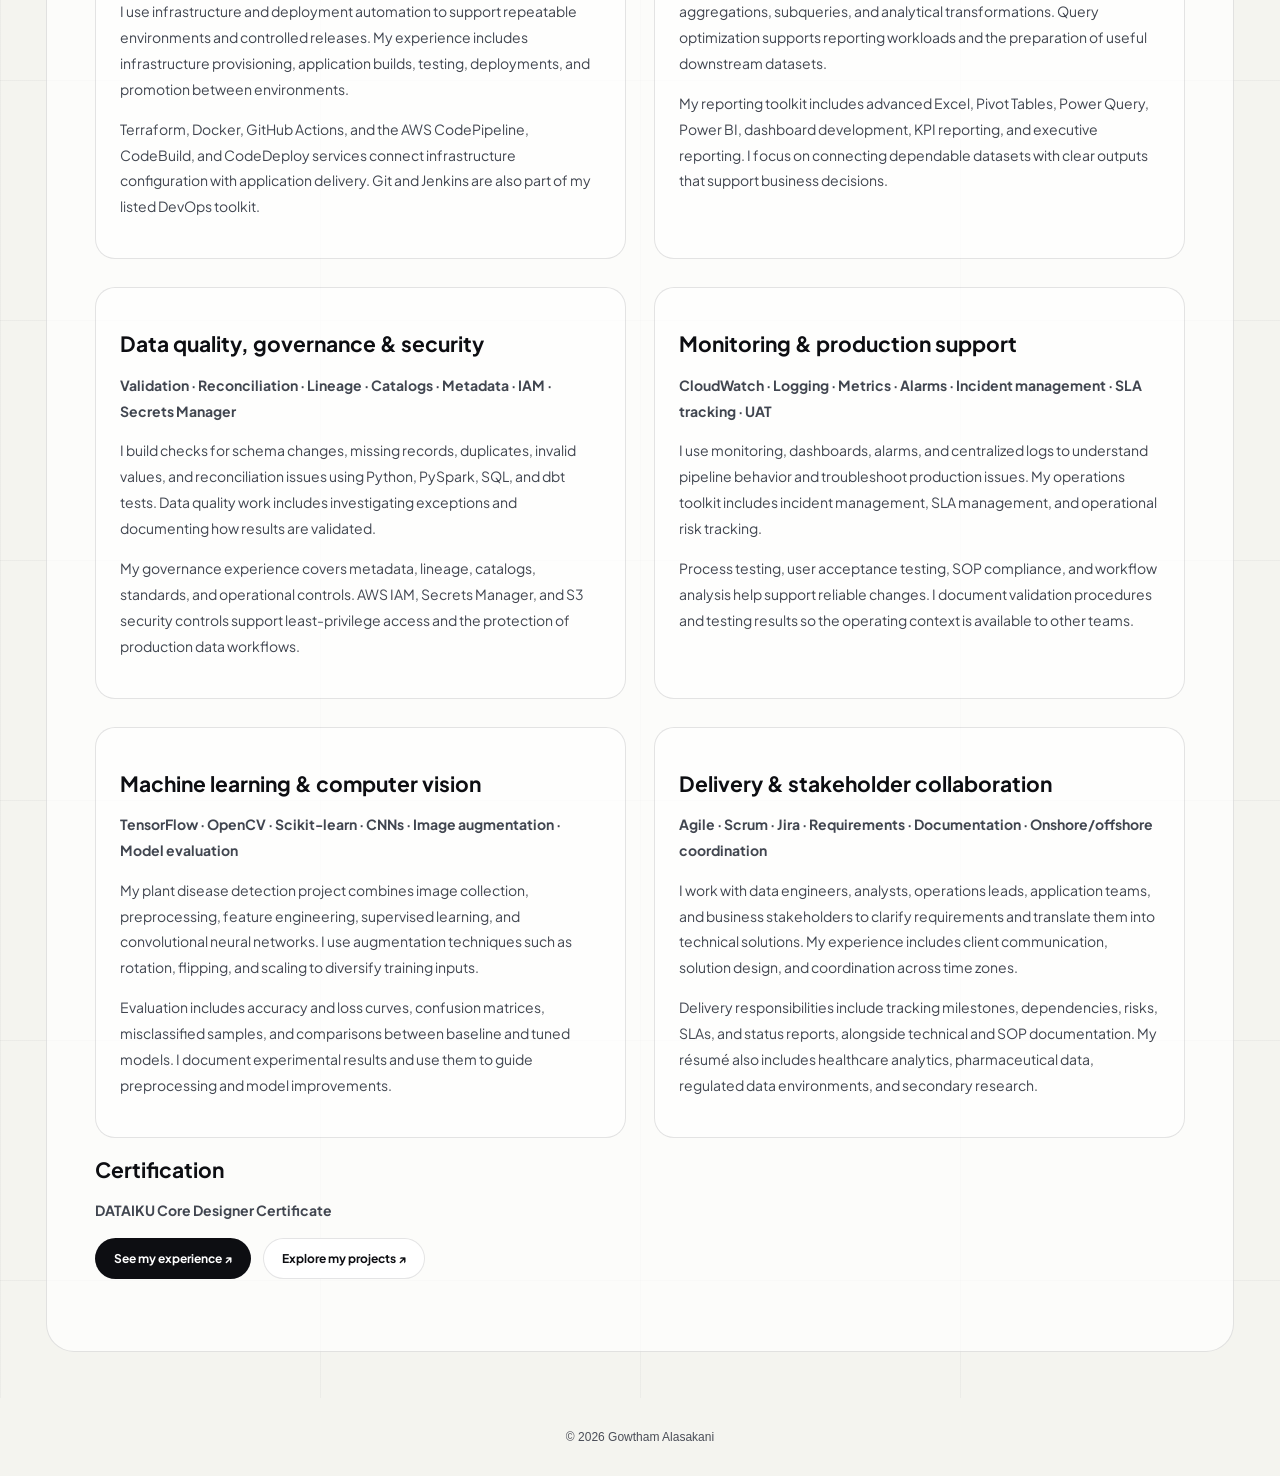
<file: skills.html>
<!DOCTYPE html>

<html lang="en"><head><meta charset="utf-8"/><meta content="width=device-width, initial-scale=1" name="viewport"/><meta content="Gowtham Alasakani — Cloud and Data Engineer. Explore projects, technical skills, and a spoken introduction." name="description"/><title>Skills | Gowtham Alasakani — Cloud &amp; Data Engineer</title><link href="https://gowthamalasakani.me/skills.html" rel="canonical"/><style>html{scroll-behavior:smooth;background:#f4f4ef}body{margin:0}button,summary,a{cursor:pointer}#studio-portfolio-preview{max-width:1400px;margin:auto}#studio-portfolio-preview .sp-nav{gap:12px}#studio-portfolio-preview .sp-tools details[open] .sp-swatches{min-width:160px}#studio-portfolio-preview :focus-visible{outline:3px solid #3b4bff;outline-offset:4px}@media(prefers-reduced-motion:reduce){html{scroll-behavior:auto}}</style><link href="https://fonts.googleapis.com/css2?family=Instrument+Serif:ital@0;1&amp;family=JetBrains+Mono:wght@400;600&amp;family=Plus+Jakarta+Sans:wght@400;600;800&amp;family=Syne:wght@700;800&amp;display=swap" rel="stylesheet"/><style>
#studio-portfolio-preview{--sp-bg:#f4f4ef;--sp-accent:#3b4bff;--sp-pink:#ff4ecd;--sp-lime:#baff29;--sp-line:#0d0e121c;color:#0d0e12;background:linear-gradient(90deg,#0d0e1209 1px,transparent 1px),linear-gradient(#0d0e1209 1px,transparent 1px),var(--sp-bg);background-size:25% 240px;font:14px/1.6 'Plus Jakarta Sans',sans-serif;padding:18px;container-type:inline-size}
#studio-portfolio-preview *{box-sizing:border-box;min-width:0}
#studio-portfolio-preview .sp-nav{display:flex;justify-content:space-between;align-items:center;flex-wrap:wrap;gap:14px;padding:12px 18px;background:#fff;border:1px solid var(--sp-line);border-radius:32px;box-shadow:0 12px 30px #0d0e1208}
#studio-portfolio-preview .sp-brand{display:flex;gap:12px;align-items:center;font-weight:800;line-height:1.3}
#studio-portfolio-preview .sp-logo{display:grid;place-items:center;border-radius:50%;width:36px;height:36px;background:#0d0e12;color:white;outline:1px solid var(--sp-accent);outline-offset:2px}
#studio-portfolio-preview .sp-mono{font:11px/1.5 'JetBrains Mono',monospace;color:#4a4d57}
#studio-portfolio-preview .sp-brand .sp-mono{display:block;margin-top:5px}
#studio-portfolio-preview .sp-tools{display:flex;align-items:center;gap:9px;flex-wrap:wrap}
#studio-portfolio-preview .sp-swatches{display:flex;align-items:center;gap:4px;background:#f3f3f4;border-radius:30px;padding:3px 8px}
#studio-portfolio-preview button{font:600 12px 'Plus Jakarta Sans',sans-serif;border:1px solid var(--sp-line);padding:10px 16px;border-radius:30px;background:#fff;color:#0d0e12}
#studio-portfolio-preview .sp-swatches button{padding:0;width:32px;height:32px;border:5px solid #f3f3f4;border-radius:50%}
#studio-portfolio-preview .sp-swatches button[aria-pressed=true]{outline:1px solid #0d0e12}
#studio-portfolio-preview .sp-black{background:#0d0e12;color:#fff}
#studio-portfolio-preview .sp-lime{background:var(--sp-lime)}
#studio-portfolio-preview .sp-hero{background:radial-gradient(ellipse at 80% 30%,#eedffd80,transparent 60%),#ffffffb8;border:1px solid var(--sp-line);border-radius:32px;padding:30px 36px;margin-top:22px;box-shadow:0 24px 60px -15px #0d0e1214}
#studio-portfolio-preview .sp-topbar{display:flex;flex-wrap:wrap;justify-content:space-between;align-items:center;gap:12px;padding-bottom:18px;border-bottom:1px solid var(--sp-line)}
#studio-portfolio-preview .sp-badge{padding:7px 12px;border:1px solid var(--sp-line);border-radius:24px;background:#fff;font:600 11px/1.6 'JetBrains Mono',monospace}
#studio-portfolio-preview .sp-badge b{display:inline-block;background:var(--sp-lime);border-radius:16px;padding:2px 8px;margin-right:6px}
#studio-portfolio-preview .sp-columns{display:grid;grid-template-columns:1.1fr .9fr;gap:28px;align-items:center;padding:28px 0 0}
#studio-portfolio-preview h1{font:800 clamp(45px,6.2cqw,86px)/.96 'Syne',sans-serif;letter-spacing:-.04em;margin:0;color:#0d0e12}
#studio-portfolio-preview em{font-family:'Instrument Serif',Georgia,serif;font-weight:400;color:var(--sp-accent)}
#studio-portfolio-preview h1 em{background:linear-gradient(100deg,var(--sp-accent),var(--sp-pink),#00c2ff);background-clip:text;-webkit-background-clip:text;color:transparent;padding-right:6px}
#studio-portfolio-preview .sp-lead{font-size:16px;color:#4a4d57;max-width:560px;margin:22px 0 26px}
#studio-portfolio-preview .sp-actions{display:flex;gap:12px;flex-wrap:wrap;margin-bottom:24px}
#studio-portfolio-preview a{color:inherit;text-decoration:none}
#studio-portfolio-preview .sp-actions a{font-size:12px;font-weight:700;padding:10px 18px;border:1px solid var(--sp-line);border-radius:30px;background:#fff}
#studio-portfolio-preview .sp-actions a:first-child{background:#0d0e12;color:#fff}
#studio-portfolio-preview .sp-meta{display:flex;flex-wrap:wrap;gap:12px;border-top:1px solid var(--sp-line);padding:16px 0 22px;font:11px/1.6 'JetBrains Mono',monospace;overflow-wrap:anywhere}
#studio-portfolio-preview .sp-meta a{border-bottom:1px solid var(--sp-accent)}
#studio-portfolio-preview .sp-core{padding:22px;background:#fff;border:1px solid var(--sp-line);border-radius:28px}
#studio-portfolio-preview .sp-corehead{display:flex;flex-wrap:wrap;gap:8px;justify-content:space-between;border-bottom:1px solid var(--sp-line);padding-bottom:12px}
#studio-portfolio-preview .sp-modes{display:grid;grid-template-columns:repeat(4,1fr);gap:4px;border-radius:24px;background:#f3f3f4;padding:4px;margin:14px 0}
#studio-portfolio-preview .sp-modes button{font:600 11px 'JetBrains Mono',monospace;padding:9px 5px;border:0;background:transparent}
#studio-portfolio-preview .sp-modes button[aria-pressed=true]{background:#0d0e12;color:#fff}
#studio-portfolio-preview .sp-stage{position:relative;height:290px;border:1px dashed var(--sp-line);border-radius:22px;overflow:hidden;display:grid;place-items:center}
#studio-portfolio-preview .sp-word{font:800 68px/.9 'Syne',sans-serif;color:#0d0e120e;text-align:center}
#studio-portfolio-preview canvas{position:absolute;inset:0;width:100%;height:100%}
#studio-portfolio-preview .sp-tags{position:absolute;right:12px;top:12px;display:flex;flex-wrap:wrap;justify-content:flex-end;gap:5px;max-width:220px}
#studio-portfolio-preview .sp-tags span{font:600 11px 'JetBrains Mono',monospace;background:#ffffffe6;border:1px solid var(--sp-line);padding:4px 8px;border-radius:20px}
#studio-portfolio-preview .sp-mode-label{position:absolute;bottom:10px;left:10px;right:10px;background:#ffffffe6;border:1px solid var(--sp-line);border-radius:18px;padding:5px 12px;font:600 11px/1.5 'JetBrains Mono',monospace}
#studio-portfolio-preview .sp-kpis{display:grid;grid-template-columns:repeat(4,1fr);gap:8px;margin-top:14px}
#studio-portfolio-preview .sp-kpi{border:1px solid var(--sp-line);border-radius:14px;padding:12px;background:#fff}
#studio-portfolio-preview .sp-kpi strong{display:block;font:800 25px/1.1 'Syne',sans-serif}
#studio-portfolio-preview .sp-kpi small{display:block;font-size:11px;line-height:1.4;color:#4a4d57;margin-top:4px}
#studio-portfolio-preview .sp-ribbon{display:flex;gap:20px;flex-wrap:wrap;margin:24px 0 44px;background:#0d0e12;color:#fff;border-radius:28px;padding:16px 22px;font:11px/1.6 'JetBrains Mono',monospace}
#studio-portfolio-preview .sp-ribbon b{color:var(--sp-lime)}
#studio-portfolio-preview .sp-section{padding:0 12px}
#studio-portfolio-preview .sp-section h2{font:800 36px/1.08 'Syne',sans-serif;letter-spacing:-.035em;margin:12px 0 20px;color:#0d0e12}
#studio-portfolio-preview .sp-section p{color:#4a4d57;max-width:680px;margin:0 0 24px}
#studio-portfolio-preview .sp-section .sp-mono{color:var(--sp-accent)}
#studio-portfolio-preview .sp-project{border:1px solid var(--sp-line);border-radius:24px;padding:24px;background:white}
#studio-portfolio-preview .sp-project h3{font:800 24px/1.2 'Syne',sans-serif;margin:12px 0;color:#0d0e12}
#studio-portfolio-preview .sp-project p{margin-bottom:0}
#studio-portfolio-preview .sp-resume{padding:20px;margin-top:20px;background:#fff;border:1px solid var(--sp-line);border-radius:20px}
#studio-portfolio-preview .sp-resume[hidden]{display:none}
@container(max-width:1040px){#studio-portfolio-preview .sp-columns{grid-template-columns:1fr}#studio-portfolio-preview .sp-kpis{grid-template-columns:repeat(2,1fr)}}
@container(max-width:550px){#studio-portfolio-preview .sp-hero{padding:22px 16px}#studio-portfolio-preview .sp-core{padding:14px}#studio-portfolio-preview .sp-modes{grid-template-columns:repeat(2,1fr);border-radius:18px}#studio-portfolio-preview h1{font-size:44px}#studio-portfolio-preview .sp-section h2{font-size:30px}#studio-portfolio-preview .sp-nav{border-radius:24px}#studio-portfolio-preview .sp-tools{width:100%}}
@media(pointer:coarse){#studio-portfolio-preview button{min-height:44px}#studio-portfolio-preview .sp-swatches button{width:44px;height:44px;border-width:10px}}
</style><style>
#studio-portfolio-preview .sp-guide{display:grid;grid-template-columns:minmax(200px,.85fr) 1.15fr;gap:30px;align-items:center;padding:26px;margin:26px 0 36px;border:1px solid var(--sp-line);border-radius:28px;background:#fff}
#studio-portfolio-preview .sp-portrait{position:relative;align-self:stretch;display:flex;align-items:flex-end;justify-content:center;background:radial-gradient(ellipse at 50% 60%,#eee8ff,#f5f5ef 70%);border-radius:22px;overflow:hidden;min-height:300px}
#studio-portfolio-preview .sp-portrait img{display:block;width:100%;max-width:310px;height:340px;object-fit:contain;object-position:bottom}
#studio-portfolio-preview .sp-speaking{position:absolute;bottom:14px;left:50%;transform:translateX(-50%);background:var(--sp-lime);color:#0d0e12;border-radius:30px;padding:7px 16px;font-size:12px;font-weight:700}
#studio-portfolio-preview .sp-speaking[hidden]{display:none}
#studio-portfolio-preview .sp-guide h2{font:800 46px/1.1 'Syne',sans-serif;letter-spacing:-.04em;margin:12px 0;color:#0d0e12}
#studio-portfolio-preview .sp-guide p{font-size:14px;color:#4a4d57;line-height:1.7;margin:12px 0}
#studio-portfolio-preview .sp-guide-actions{display:flex;gap:10px;flex-wrap:wrap;margin:22px 0 12px}
#studio-portfolio-preview .sp-guide button:disabled{opacity:.45}
#studio-portfolio-preview .sp-guide .sp-voice-note{font-size:11px}
#studio-portfolio-preview .sp-transcript{border-top:1px solid var(--sp-line);padding-top:14px;margin-top:16px}
#studio-portfolio-preview .sp-transcript summary{font-weight:600}
#studio-portfolio-preview .sp-simple-nav{display:flex;gap:18px;flex-wrap:wrap;font-size:12px;font-weight:600}
#studio-portfolio-preview .sp-tools details{position:relative}
#studio-portfolio-preview .sp-tools summary{font-size:12px;padding:8px 12px}
#studio-portfolio-preview .sp-tools details[open] .sp-swatches{position:absolute;right:0;top:38px;z-index:10;border:1px solid var(--sp-line);box-shadow:0 6px 20px #0002}
#studio-portfolio-preview .sp-added-section{padding:30px 12px;border-top:1px solid var(--sp-line);margin-top:36px}
#studio-portfolio-preview .sp-added-section h2{font:800 30px/1.15 'Syne',sans-serif;color:#0d0e12;margin:0 0 18px}
#studio-portfolio-preview .sp-added-section p{color:#4a4d57;line-height:1.7}
#studio-portfolio-preview .sp-experience-list{display:grid;gap:14px}
#studio-portfolio-preview .sp-experience-list article{padding:16px;background:#fff;border:1px solid var(--sp-line);border-radius:16px}
#studio-portfolio-preview .sp-experience-list strong{display:block}
#studio-portfolio-preview .sp-experience-list span{font-size:12px;color:#4a4d57}
#studio-portfolio-preview .sp-project details{margin-top:16px}
@container(min-width:780px){#studio-portfolio-preview .sp-columns{grid-template-columns:1.1fr .9fr}#studio-portfolio-preview h1{font-size:clamp(40px,5.5cqw,66px)}}
@container(max-width:650px){#studio-portfolio-preview .sp-guide{grid-template-columns:1fr;padding:18px;gap:20px}#studio-portfolio-preview .sp-portrait img{height:280px}#studio-portfolio-preview .sp-portrait{min-height:280px}#studio-portfolio-preview .sp-guide h2{font-size:38px}}
</style><style>
#studio-portfolio-preview .sp-video-wrap{min-width:0;align-self:center;}
#studio-portfolio-preview #sp-intro-video{display:block;width:100%;max-height:480px;object-fit:contain;border-radius:20px;background:#fff;box-shadow:0 12px 35px #0d0e1214;}
@media(max-width:600px){#studio-portfolio-preview #sp-intro-video{max-height:380px;}}
@media print{.sp-video-wrap{display:none!important;}}
</style><style id="glossy-sticky-menu">
html{scroll-padding-top:var(--menu-offset,160px)}
#studio-portfolio-preview .sp-nav{
 position:sticky;top:12px;z-index:100;
 background:linear-gradient(125deg,rgba(255,255,255,.78),rgba(255,255,255,.32) 48%,rgba(255,255,255,.58));
 backdrop-filter:blur(24px) saturate(170%);-webkit-backdrop-filter:blur(24px) saturate(170%);
 border:1px solid rgba(255,255,255,.8);
 box-shadow:0 12px 36px rgba(13,14,18,.12),inset 0 1px 0 #fff,inset 0 -1px 0 rgba(255,255,255,.4);
}
#studio-portfolio-preview .sp-simple-nav{gap:4px}
#studio-portfolio-preview .sp-simple-nav a{padding:9px 12px;border-radius:999px;transition:background .2s ease}
#studio-portfolio-preview .sp-simple-nav a:hover,#studio-portfolio-preview .sp-simple-nav a:focus-visible{background:rgba(255,255,255,.7)}
#studio-portfolio-preview .sp-tools summary{background:rgba(255,255,255,.3);border:1px solid rgba(255,255,255,.65);border-radius:999px}
#studio-portfolio-preview .sp-tools details[open] .sp-swatches{background:rgba(248,248,251,.95);backdrop-filter:blur(24px)}
@media(max-width:700px){
 #studio-portfolio-preview .sp-nav{top:8px;padding:10px 12px;gap:8px;border-radius:24px}
 #studio-portfolio-preview .sp-brand{font-size:12px;gap:8px;flex:1}
 #studio-portfolio-preview .sp-brand .sp-mono{display:none}
 #studio-portfolio-preview .sp-tools{width:auto;gap:4px;flex-wrap:nowrap}
 #studio-portfolio-preview .sp-tools button{padding:9px 10px;font-size:11px}
 #studio-portfolio-preview .sp-tools summary{padding:9px 8px;font-size:11px}
 #studio-portfolio-preview .sp-simple-nav{order:3;width:100%;justify-content:space-between;flex-wrap:nowrap;border-top:1px solid rgba(255,255,255,.6);padding-top:4px}
 #studio-portfolio-preview .sp-simple-nav a{padding:9px 10px}
}
@supports not (backdrop-filter:blur(1px)){#studio-portfolio-preview .sp-nav{background:rgba(250,250,248,.95)}}
@media print{#studio-portfolio-preview .sp-nav{display:none!important}}
</style><style id="menu-slider-style">
#studio-portfolio-preview .sp-simple-nav{position:relative;isolation:isolate}
#studio-portfolio-preview .sp-menu-slider{position:absolute;left:0;top:0;z-index:-1;pointer-events:none;border-radius:999px;background:linear-gradient(135deg,rgba(255,255,255,.95),rgba(220,224,255,.52));border:1px solid rgba(255,255,255,.95);box-shadow:0 3px 12px rgba(59,75,255,.17),inset 0 1px 0 #fff;transition:transform .32s cubic-bezier(.22,1,.36,1),width .32s cubic-bezier(.22,1,.36,1),height .2s,opacity .2s;opacity:0}
#studio-portfolio-preview .sp-simple-nav a[aria-current="location"]{color:var(--sp-accent);background:transparent}
@media(prefers-reduced-motion:reduce){#studio-portfolio-preview .sp-menu-slider{transition:none}}
</style><style>
#studio-portfolio-preview main{min-height:60vh}
#studio-portfolio-preview .sp-brand{color:inherit;text-decoration:none}
#studio-portfolio-preview .sp-simple-nav a[aria-current="page"]{color:var(--sp-accent);background:rgba(255,255,255,.5)}
#studio-portfolio-preview .sp-page-heading{padding:56px 28px 0}
#studio-portfolio-preview .sp-page-heading h1{font-size:clamp(40px,7vw,80px);margin:12px 0}
#studio-portfolio-preview .sp-carousel{margin:28px;padding:32px;border:1px solid var(--sp-line);border-radius:28px;background:linear-gradient(120deg,#ffffffc9,#e8eaff8c)}
#studio-portfolio-preview .sp-carousel h2{font-size:clamp(30px,5vw,54px);margin:18px 0}
#studio-portfolio-preview .sp-carousel p{max-width:650px;line-height:1.7}
#studio-portfolio-preview .sp-slide{min-height:220px}
#studio-portfolio-preview [hidden]{display:none!important}
#studio-portfolio-preview .sp-carousel-controls{display:flex;gap:12px;align-items:center;flex-wrap:wrap;margin-top:24px}
#studio-portfolio-preview .sp-carousel-controls button{padding:10px 18px;border:1px solid #aaa;border-radius:30px;background:#fff;font:inherit}
.sp-skip{position:fixed;top:-100px;left:20px;z-index:200;background:white;padding:12px}.sp-skip:focus{top:8px}
@media(max-width:700px){#studio-portfolio-preview .sp-simple-nav a{padding:10px 5px;font-size:11px}#studio-portfolio-preview .sp-carousel{margin:18px;padding:22px}#studio-portfolio-preview .sp-slide{min-height:270px}}
</style><style id="expanded-content-style">
#studio-portfolio-preview .detail-section{margin:28px;padding:clamp(22px,4vw,48px);border:1px solid var(--sp-line);border-radius:28px;background:#ffffffab}
#studio-portfolio-preview .detail-section p,#studio-portfolio-preview .detail-section li{line-height:1.85;color:#414650;max-width:78ch}
#studio-portfolio-preview .detail-section h2{font-size:clamp(28px,4vw,48px);line-height:1.15;margin:16px 0 24px}
#studio-portfolio-preview .detail-section h3{font-size:21px;line-height:1.35;margin:18px 0 12px}
#studio-portfolio-preview .detail-grid{display:grid;grid-template-columns:repeat(2,minmax(0,1fr));gap:28px}
#studio-portfolio-preview .detail-card{padding:24px;border:1px solid var(--sp-line);border-radius:20px;background:#ffffff80;min-width:0}
#studio-portfolio-preview .project-gallery{display:grid;grid-template-columns:repeat(2,minmax(0,1fr));gap:20px;margin:28px 0}
#studio-portfolio-preview figure{margin:0;min-width:0}
#studio-portfolio-preview .project-image{display:block;width:100%;height:auto;aspect-ratio:1100/580;object-fit:cover;border:1px solid var(--sp-line);border-radius:18px;background:#eaf0e9}
#studio-portfolio-preview figcaption{font-size:12px;line-height:1.6;color:#5d626b;padding:10px 2px}
#studio-portfolio-preview .project-gallery a{display:block}
#studio-portfolio-preview .sp-slide .project-image{max-height:280px;object-fit:cover;margin-bottom:24px}
#studio-portfolio-preview .detail-note{border-left:3px solid var(--sp-accent);padding-left:20px}
@media(max-width:700px){#studio-portfolio-preview .detail-grid,#studio-portfolio-preview .project-gallery{grid-template-columns:1fr}#studio-portfolio-preview .detail-section{margin:18px}#studio-portfolio-preview .detail-card{padding:20px}}
</style></head><body><a class="sp-skip" href="#main-content">Skip to content</a><div id="studio-portfolio-preview">
<header class="sp-nav">
<a aria-label="Gowtham Alasakani — Home" class="sp-brand" href="/"><span class="sp-logo">GA</span><div>Gowtham Alasakani<span class="sp-mono">● STUDIO MOTION · DEVOPS &amp; DATA</span></div></a><nav aria-label="Portfolio" class="sp-simple-nav"><a href="/">Home</a><a href="/work.html">Work</a><a href="/experience.html">Experience</a><a aria-current="page" href="/skills.html">Skills</a><a href="/contact.html">Contact</a></nav>
<div class="sp-tools"><details><summary class="cursor-interaction">Colors</summary><div class="sp-swatches"><span class="sp-mono">WASH</span><button aria-label="Studio" aria-pressed="true" class="cursor-interaction" data-wash="studio" style="background:linear-gradient(135deg,#3b4bff,#ff4ecd,#baff29)"></button><button aria-label="Duotone" aria-pressed="false" class="cursor-interaction" data-wash="duotone" style="background:linear-gradient(135deg,#ff4d2d,#7c3aed)"></button><button aria-label="Aqua" aria-pressed="false" class="cursor-interaction" data-wash="aqua" style="background:linear-gradient(135deg,#00b894,#0284c7)"></button><button aria-label="Ultraviolet" aria-pressed="false" class="cursor-interaction" data-wash="violet" style="background:linear-gradient(135deg,#6d28d9,#ec4899)"></button></div></details><button class="sp-black cursor-interaction" data-resume="">View résumé ↗</button></div>
</header>
<main id="main-content"><div class="sp-page-heading"><h1>Skills</h1></div><section class="detail-section"><span class="sp-mono">DATA ENGINEERING / ANALYTICS / CLOUD</span><h2>A toolkit for <em>end-to-end data delivery.</em></h2><p>My skills connect source integration, data transformation, cloud infrastructure, reporting, and production operations. I focus on building reliable data workflows with clear validation, useful monitoring, and documentation that supports the people who operate and consume them.</p><div class="detail-grid"><article class="detail-card"><h3>Programming &amp; analytical development</h3><p><strong>Python · SQL · PySpark · SparkSQL · Pandas · NumPy · SQLAlchemy · Jupyter Notebook</strong></p><p>I use Python and SQL to inspect source data, build transformations, and automate recurring analytical tasks. Pandas and NumPy support preparation, profiling, and validation, while PySpark and SparkSQL support distributed processing workflows. SQLAlchemy and Jupyter are also part of my listed toolkit.</p><p>My analytical work includes exploratory and statistical analysis, trend identification, root-cause analysis, exception investigation, and feature engineering. I connect these techniques to concrete questions about data quality, operational performance, and the reliability of downstream results.</p></article><article class="detail-card"><h3>Data engineering &amp; platforms</h3><p><strong>Dataiku · Snowflake · Snowpark · Databricks · Apache Spark · dbt · Airbyte</strong></p><p>My data engineering experience covers ingestion, integration, transformation, and data modeling across ETL and ELT workflows. I work with APIs, databases, files, and enterprise sources to prepare datasets for analytics and reporting.</p><p>At Astir IT Solution’s, my résumé describes AWS pipelines using PySpark, Databricks, Snowflake, dbt, and Airbyte. At Indegene, the emphasis is Dataiku, Python, SQL, and Snowflake, with attention to workload optimization and analytics-ready data products.</p></article><article class="detail-card"><h3>Orchestration &amp; workflow reliability</h3><p><strong>Prefect · Reusable flows and tasks · Scheduling · Parameters · Retries · Recovery</strong></p><p>I develop and maintain Prefect workflows with reusable tasks, scheduled deployments, and parameters that support repeatable execution. Retry logic, failure handling, and recovery strategies are part of the workflow design.</p><p>Production monitoring through Prefect UI and Cloud helps me investigate failed runs and support reliable delivery. I consider how a pipeline will be operated and recovered alongside how its transformations are implemented.</p></article><article class="detail-card"><h3>Cloud infrastructure &amp; event-driven systems</h3><p><strong>AWS · Azure · S3 · Lambda · EKS · SQS · SNS · EventBridge · Step Functions</strong></p><p>My cloud experience centers on AWS data engineering. S3 supports cloud data workflows, while Lambda, queues, notifications, events, and Step Functions connect event-driven ingestion and distributed processing.</p><p>Amazon EKS is part of my deployment work. Azure is also listed in my technical skills. I connect cloud services to the source systems, processing requirements, and downstream consumers involved in a solution.</p></article><article class="detail-card"><h3>DevOps &amp; release automation</h3><p><strong>Terraform · Docker · Git · GitHub Actions · Jenkins · CodePipeline · CodeBuild · CodeDeploy</strong></p><p>I use infrastructure and deployment automation to support repeatable environments and controlled releases. My experience includes infrastructure provisioning, application builds, testing, deployments, and promotion between environments.</p><p>Terraform, Docker, GitHub Actions, and the AWS CodePipeline, CodeBuild, and CodeDeploy services connect infrastructure configuration with application delivery. Git and Jenkins are also part of my listed DevOps toolkit.</p></article><article class="detail-card"><h3>SQL, databases &amp; business intelligence</h3><p><strong>Snowflake · MySQL · PostgreSQL · SQL Server · Oracle · Excel · Power BI</strong></p><p>My SQL work includes joins, CTEs, window functions, stored procedures, aggregations, subqueries, and analytical transformations. Query optimization supports reporting workloads and the preparation of useful downstream datasets.</p><p>My reporting toolkit includes advanced Excel, Pivot Tables, Power Query, Power BI, dashboard development, KPI reporting, and executive reporting. I focus on connecting dependable datasets with clear outputs that support business decisions.</p></article><article class="detail-card"><h3>Data quality, governance &amp; security</h3><p><strong>Validation · Reconciliation · Lineage · Catalogs · Metadata · IAM · Secrets Manager</strong></p><p>I build checks for schema changes, missing records, duplicates, invalid values, and reconciliation issues using Python, PySpark, SQL, and dbt tests. Data quality work includes investigating exceptions and documenting how results are validated.</p><p>My governance experience covers metadata, lineage, catalogs, standards, and operational controls. AWS IAM, Secrets Manager, and S3 security controls support least-privilege access and the protection of production data workflows.</p></article><article class="detail-card"><h3>Monitoring &amp; production support</h3><p><strong>CloudWatch · Logging · Metrics · Alarms · Incident management · SLA tracking · UAT</strong></p><p>I use monitoring, dashboards, alarms, and centralized logs to understand pipeline behavior and troubleshoot production issues. My operations toolkit includes incident management, SLA management, and operational risk tracking.</p><p>Process testing, user acceptance testing, SOP compliance, and workflow analysis help support reliable changes. I document validation procedures and testing results so the operating context is available to other teams.</p></article><article class="detail-card"><h3>Machine learning &amp; computer vision</h3><p><strong>TensorFlow · OpenCV · Scikit-learn · CNNs · Image augmentation · Model evaluation</strong></p><p>My plant disease detection project combines image collection, preprocessing, feature engineering, supervised learning, and convolutional neural networks. I use augmentation techniques such as rotation, flipping, and scaling to diversify training inputs.</p><p>Evaluation includes accuracy and loss curves, confusion matrices, misclassified samples, and comparisons between baseline and tuned models. I document experimental results and use them to guide preprocessing and model improvements.</p></article><article class="detail-card"><h3>Delivery &amp; stakeholder collaboration</h3><p><strong>Agile · Scrum · Jira · Requirements · Documentation · Onshore/offshore coordination</strong></p><p>I work with data engineers, analysts, operations leads, application teams, and business stakeholders to clarify requirements and translate them into technical solutions. My experience includes client communication, solution design, and coordination across time zones.</p><p>Delivery responsibilities include tracking milestones, dependencies, risks, SLAs, and status reports, alongside technical and SOP documentation. My résumé also includes healthcare analytics, pharmaceutical data, regulated data environments, and secondary research.</p></article></div><h3>Certification</h3><p><strong>DATAIKU Core Designer Certificate</strong></p><div class="sp-actions"><a href="/experience.html">See my experience ↗</a><a href="/work.html">Explore my projects ↗</a></div></section></main></div>
<script>
(()=>{
 const root=document.getElementById('studio-portfolio-preview');
 const canvas=root.querySelector('#sp-sculpture'),ctx=canvas?.getContext('2d');
 const palettes={studio:['#f4f4ef','#3b4bff','#ff4ecd','#baff29'],duotone:['#faf6f0','#ff4d2d','#7c3aed','#fde047'],aqua:['#eff8f6','#008f72','#0284c7','#a7f3d0'],violet:['#f6f3ff','#6d28d9','#ec4899','#d9f99d']};
 let palette=palettes.studio,mode='globe',rx=.5,ry=.4;
 function draw(){
  if(!ctx)return;
  const w=canvas.clientWidth,h=canvas.clientHeight,dpr=Math.min(devicePixelRatio||1,2);if(!w||!h)return;
  canvas.width=w*dpr;canvas.height=h*dpr;ctx.setTransform(dpr,0,0,dpr,0,0);ctx.clearRect(0,0,w,h);
  const pts=[],scaleBase=Math.min(1,w/360);
  for(let i=0;i<220;i++){
   const u=i/220*Math.PI*2,p=mode==='pipeline'?3:2,q=mode==='lattice'?5:3;
   const r=mode==='warp'?80:62+26*Math.cos(q*u);
   const x=r*Math.cos((mode==='warp'?1:p)*u),y=r*Math.sin((mode==='warp'?1:p)*u),z=mode==='warp'?0:38*Math.sin(q*u);
   const x1=x*Math.cos(ry)-z*Math.sin(ry),z1=z*Math.cos(ry)+x*Math.sin(ry),y2=y*Math.cos(rx)-z1*Math.sin(rx),z2=z1*Math.cos(rx)+y*Math.sin(rx),s=320/(320-z2)*scaleBase;
   pts.push({x:w/2+x1*s,y:h/2+y2*s,z:z2,r:Math.max(5,16*s),u});
  }
  pts.sort((a,b)=>a.z-b.z).forEach(pt=>{const g=ctx.createRadialGradient(pt.x-pt.r*.3,pt.y-pt.r*.3,pt.r*.1,pt.x,pt.y,pt.r);g.addColorStop(0,'#fff');g.addColorStop(.45,Math.sin(pt.u*3)>0?palette[1]:palette[2]);g.addColorStop(1,'#ffffff12');ctx.fillStyle=g;ctx.beginPath();ctx.arc(pt.x,pt.y,pt.r,0,Math.PI*2);ctx.fill()});
 }
 root.querySelectorAll('[data-wash]').forEach(b=>b.addEventListener('click',()=>{palette=palettes[b.dataset.wash];['--sp-bg','--sp-accent','--sp-pink','--sp-lime'].forEach((k,i)=>root.style.setProperty(k,palette[i]));root.querySelectorAll('[data-wash]').forEach(x=>x.setAttribute('aria-pressed',String(x===b)));draw()}));
 const names={globe:'IRIDESCENT TORUS SCULPTURE',pipeline:'HELICAL DATA RIBBON',lattice:'GEODESIC K8S CRYSTAL',warp:'HIGH-THROUGHPUT TORUS RING'};
 root.querySelectorAll('[data-mode]').forEach(b=>b.addEventListener('click',()=>{mode=b.dataset.mode;root.querySelectorAll('[data-mode]').forEach(x=>x.setAttribute('aria-pressed',String(x===b)));root.querySelector('.sp-mode-label').textContent='ALPHA 3D: '+names[mode];draw()}));
 if(!canvas)return;
 canvas.addEventListener('pointermove',e=>{const r=canvas.getBoundingClientRect();rx=(e.clientY-r.top)/r.height*2;ry=(e.clientX-r.left)/r.width*2;draw()});
 new ResizeObserver(draw).observe(canvas);draw();
})();</script><footer style="text-align:center;padding:32px;font:12px sans-serif;color:#4a4d57">© 2026 Gowtham Alasakani</footer><dialog aria-labelledby="resume-viewer-title" id="resume-viewer">
<header class="rv-toolbar"><h2 id="resume-viewer-title">Gowtham’s résumé</h2><div><button disabled="" id="rv-print" type="button">Print</button><a download="Gowtham_Alasakani_Resume.pdf" href="/Gowtham_Alasakani_Resume.pdf">Download PDF</a><button aria-label="Close résumé preview" id="rv-close" type="button">Close ✕</button></div></header>
<p id="rv-status" role="status">Loading PDF…</p><div id="rv-pages"></div>
<object data="/Gowtham_Alasakani_Resume.pdf#view=FitH" hidden="" id="rv-fallback" type="application/pdf"><p>Your browser cannot display the PDF here. <a href="/Gowtham_Alasakani_Resume.pdf" rel="noopener" target="_blank">Open PDF</a> or use Download PDF above.</p></object>
</dialog>
<style>
#resume-viewer{width:min(960px,96vw);max-width:none;height:90dvh;max-height:94dvh;padding:0;border:1px solid #ddd;border-radius:20px;background:#e9eaf0;color:#0d0e12;font:14px/1.5 'Plus Jakarta Sans',sans-serif}
#resume-viewer::backdrop{background:#0d0e1299;backdrop-filter:blur(5px)}
.rv-toolbar{position:sticky;top:0;z-index:2;display:flex;justify-content:space-between;align-items:center;gap:12px;flex-wrap:wrap;background:#fff;padding:16px 20px;border-bottom:1px solid #ddd}
.rv-toolbar h2{font-size:18px;margin:0}.rv-toolbar div{display:flex;gap:8px;flex-wrap:wrap}
.rv-toolbar button,.rv-toolbar a{font:600 13px sans-serif;border:1px solid #ddd;background:#fff;color:#111;border-radius:24px;padding:10px 16px;text-decoration:none;cursor:pointer}
.rv-toolbar a{background:#111;color:white}#rv-print:disabled{opacity:.4}#rv-status{margin:12px 20px}
#rv-pages{padding:10px 20px 24px}#rv-pages canvas{display:block;width:100%;height:auto;margin:0 auto 18px;background:white;box-shadow:0 3px 12px #0002}#rv-fallback{width:100%;height:65dvh}#rv-fallback[hidden]{display:none}
#studio-portfolio-preview .sp-avatar-sprite{width:min(100%,340px);aspect-ratio:1;align-self:flex-end;background-size:200% 200%;background-position:0 0;background-repeat:no-repeat;transform-origin:50% 90%;transition:transform .3s ease}
#studio-portfolio-preview .sp-avatar-sprite[data-frame="1"]{background-position:100% 0;transform:rotate(-.5deg)}
#studio-portfolio-preview .sp-avatar-sprite[data-frame="2"]{background-position:0 100%;transform:translateY(-2px) rotate(.4deg)}
#studio-portfolio-preview .sp-avatar-sprite[data-frame="3"]{background-position:100% 100%;transform:rotate(.7deg)}
#studio-portfolio-preview .sp-voice-picker{display:block;margin:16px 0 10px;font-size:12px;font-weight:600}
#studio-portfolio-preview .sp-voice-picker select{display:block;max-width:100%;width:100%;margin-top:6px;font:14px sans-serif;background:white;color:#111;border:1px solid #ddd;border-radius:10px;padding:10px}
@media(prefers-reduced-motion:reduce){#studio-portfolio-preview .sp-avatar-sprite{transition:none;transform:none!important}}
@media print{body> :not(#resume-viewer){display:none!important}#resume-viewer{position:static!important;display:block!important;overflow:visible!important;width:100%!important;height:auto!important;max-height:none!important;border:0!important;padding:0!important;background:white!important}#resume-viewer .rv-toolbar,#rv-status,#rv-fallback{display:none!important}#rv-pages{padding:0!important}#rv-pages canvas{box-shadow:none!important;margin:0!important;break-after:page;page-break-after:always;width:100%!important}#rv-pages canvas:last-child{break-after:auto;page-break-after:auto}@page{margin:0}}
</style>
<script type="module">
const dialog=document.getElementById('resume-viewer'),pages=document.getElementById('rv-pages'),status=document.getElementById('rv-status'),printButton=document.getElementById('rv-print');
let loaded=false,loading=false,opener=null;
async function loadResume(){
 if(loaded||loading)return;loading=true;
 try{
  const pdfjs=await import('https://cdnjs.cloudflare.com/ajax/libs/pdf.js/4.10.38/pdf.min.mjs');
  pdfjs.GlobalWorkerOptions.workerSrc='https://cdnjs.cloudflare.com/ajax/libs/pdf.js/4.10.38/pdf.worker.min.mjs';
  const pdf=await pdfjs.getDocument('/Gowtham_Alasakani_Resume.pdf').promise;
  pages.replaceChildren();
  for(let n=1;n<=pdf.numPages;n++){
   const page=await pdf.getPage(n),viewport=page.getViewport({scale:1.7}),canvas=document.createElement('canvas');
   canvas.width=Math.ceil(viewport.width);canvas.height=Math.ceil(viewport.height);canvas.setAttribute('role','img');canvas.setAttribute('aria-label',`Résumé page ${n} of ${pdf.numPages}`);pages.append(canvas);
   await page.render({canvasContext:canvas.getContext('2d'),viewport}).promise;
  }
  loaded=true;printButton.disabled=false;status.textContent=`${pdf.numPages} page${pdf.numPages===1?'':'s'} · PDF résumé`;
 }catch(e){pages.replaceChildren();document.getElementById('rv-fallback').hidden=false;status.textContent='Using your browser’s PDF viewer. Download the PDF if it cannot display here.';printButton.disabled=false;}
 finally{loading=false;}
}
document.querySelectorAll('[data-resume]').forEach(b=>b.addEventListener('click',()=>{opener=b;dialog.showModal();document.body.style.overflow='hidden';loadResume()}));
document.getElementById('rv-close').addEventListener('click',()=>dialog.close());
dialog.addEventListener('close',()=>{document.body.style.overflow='';opener?.focus()});
dialog.addEventListener('click',e=>{if(e.target===dialog){const r=dialog.getBoundingClientRect();if(e.clientX<r.left||e.clientX>r.right||e.clientY<r.top||e.clientY>r.bottom)dialog.close()}});
printButton.addEventListener('click',()=>{if(loaded)window.print();else window.open('/Gowtham_Alasakani_Resume.pdf','_blank','noopener')});
</script>
<script>
(()=>{
 const video=document.getElementById('sp-intro-video'),play=document.getElementById('sp-speak'),stop=document.getElementById('sp-stop'),status=document.getElementById('sp-speech-status');
 if(!video)return;
 play.addEventListener('click',async()=>{if(!video.paused){video.pause();return;}try{await video.play();}catch(e){status.textContent='Use the video controls to play the introduction.';}});
 stop.addEventListener('click',()=>{video.pause();video.currentTime=0;stop.disabled=true;status.textContent='Introduction stopped. Ready to replay.';});
 video.addEventListener('play',()=>{play.textContent='Pause introduction';stop.disabled=false;status.textContent='Playing introduction.';});
 video.addEventListener('pause',()=>{play.textContent='Resume introduction';status.textContent='Introduction paused.';});
 video.addEventListener('ended',()=>{play.textContent='Replay introduction';stop.disabled=true;status.textContent='Thanks for watching.';});
 video.addEventListener('error',()=>{status.textContent='Video could not load. Please refresh or read the introduction below.';});
 document.addEventListener('visibilitychange',()=>{if(document.hidden)video.pause();});
})();
</script>
<script>
(()=>{const menu=document.querySelector('.sp-nav');const update=()=>document.documentElement.style.setProperty('--menu-offset',(menu.getBoundingClientRect().height+28)+'px');update();if('ResizeObserver' in window)new ResizeObserver(update).observe(menu);else window.addEventListener('resize',update);})();
</script><script id="menu-slider-script">(()=>{const nav=document.querySelector('.sp-simple-nav'),active=nav.querySelector('[aria-current="page"]');const slider=document.createElement('span');slider.className='sp-menu-slider';slider.setAttribute('aria-hidden','true');nav.prepend(slider);function move(a){if(!a)return;slider.style.width=a.offsetWidth+'px';slider.style.height=a.offsetHeight+'px';slider.style.transform=`translate(${a.offsetLeft}px,${a.offsetTop}px)`;slider.style.opacity='1'}nav.querySelectorAll('a').forEach(a=>{a.addEventListener('mouseenter',()=>move(a));a.addEventListener('focus',()=>move(a));});nav.addEventListener('mouseleave',()=>move(active));nav.addEventListener('focusout',()=>requestAnimationFrame(()=>move(nav.contains(document.activeElement)?document.activeElement:active)));new ResizeObserver(()=>move(active)).observe(nav);document.fonts?.ready.then(()=>move(active));move(active)})();</script></body></html>
</file>
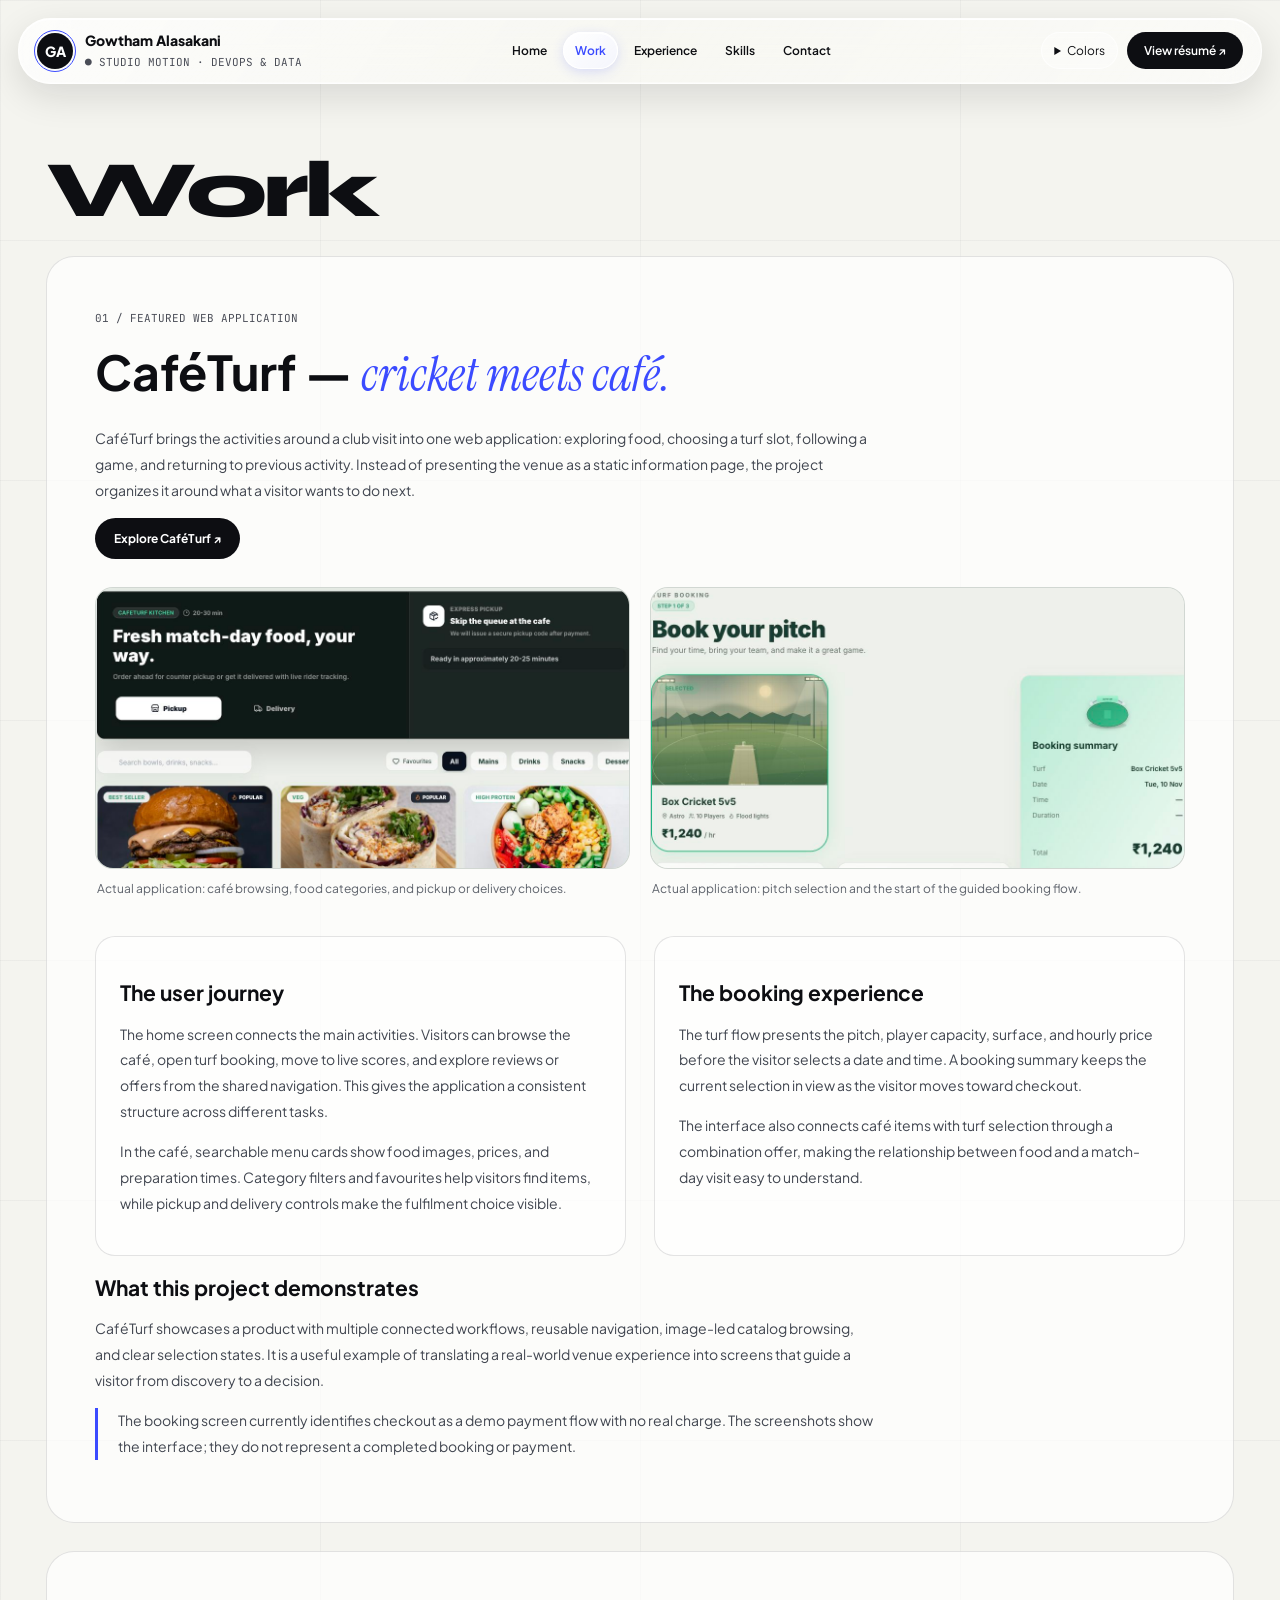
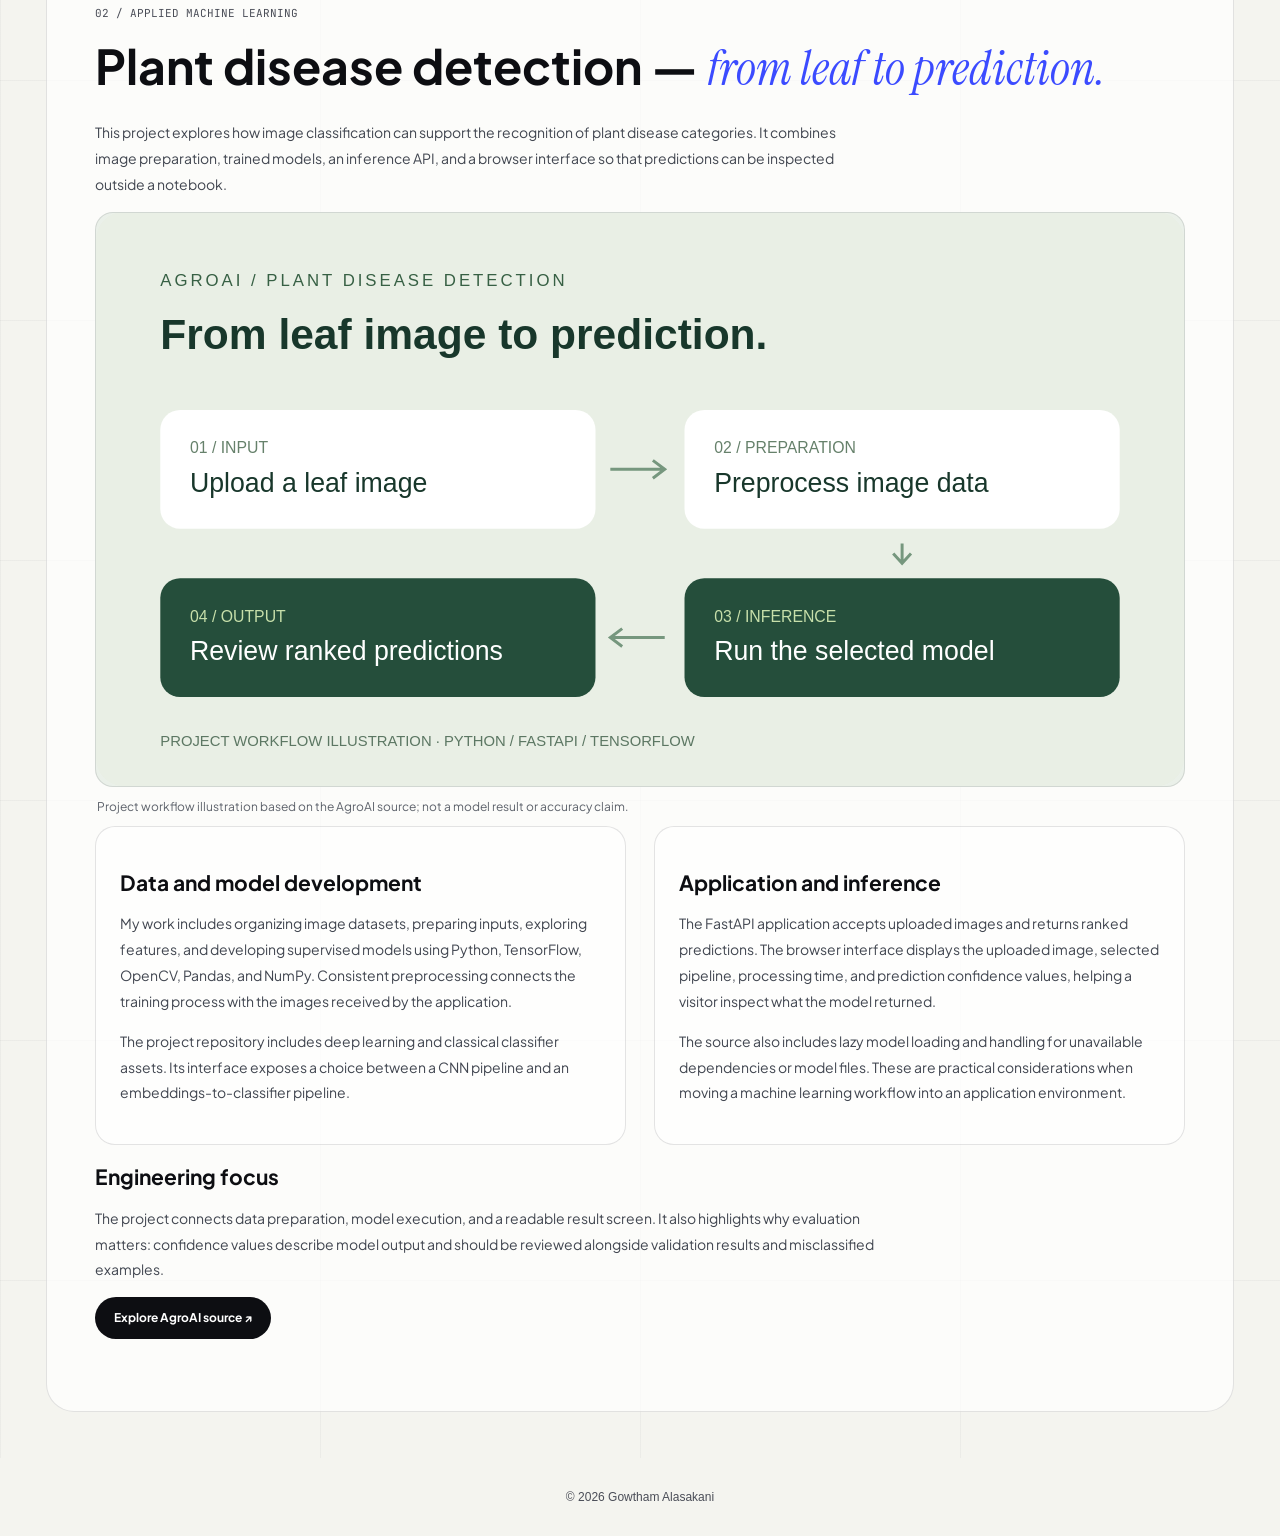
<file: work.html>
<!DOCTYPE html>

<html lang="en"><head><meta charset="utf-8"/><meta content="width=device-width, initial-scale=1" name="viewport"/><meta content="Gowtham Alasakani — Cloud and Data Engineer. Explore projects, technical skills, and a spoken introduction." name="description"/><title>Work | Gowtham Alasakani — Cloud &amp; Data Engineer</title><link href="https://gowthamalasakani.me/work.html" rel="canonical"/><style>html{scroll-behavior:smooth;background:#f4f4ef}body{margin:0}button,summary,a{cursor:pointer}#studio-portfolio-preview{max-width:1400px;margin:auto}#studio-portfolio-preview .sp-nav{gap:12px}#studio-portfolio-preview .sp-tools details[open] .sp-swatches{min-width:160px}#studio-portfolio-preview :focus-visible{outline:3px solid #3b4bff;outline-offset:4px}@media(prefers-reduced-motion:reduce){html{scroll-behavior:auto}}</style><link href="https://fonts.googleapis.com/css2?family=Instrument+Serif:ital@0;1&amp;family=JetBrains+Mono:wght@400;600&amp;family=Plus+Jakarta+Sans:wght@400;600;800&amp;family=Syne:wght@700;800&amp;display=swap" rel="stylesheet"/><style>
#studio-portfolio-preview{--sp-bg:#f4f4ef;--sp-accent:#3b4bff;--sp-pink:#ff4ecd;--sp-lime:#baff29;--sp-line:#0d0e121c;color:#0d0e12;background:linear-gradient(90deg,#0d0e1209 1px,transparent 1px),linear-gradient(#0d0e1209 1px,transparent 1px),var(--sp-bg);background-size:25% 240px;font:14px/1.6 'Plus Jakarta Sans',sans-serif;padding:18px;container-type:inline-size}
#studio-portfolio-preview *{box-sizing:border-box;min-width:0}
#studio-portfolio-preview .sp-nav{display:flex;justify-content:space-between;align-items:center;flex-wrap:wrap;gap:14px;padding:12px 18px;background:#fff;border:1px solid var(--sp-line);border-radius:32px;box-shadow:0 12px 30px #0d0e1208}
#studio-portfolio-preview .sp-brand{display:flex;gap:12px;align-items:center;font-weight:800;line-height:1.3}
#studio-portfolio-preview .sp-logo{display:grid;place-items:center;border-radius:50%;width:36px;height:36px;background:#0d0e12;color:white;outline:1px solid var(--sp-accent);outline-offset:2px}
#studio-portfolio-preview .sp-mono{font:11px/1.5 'JetBrains Mono',monospace;color:#4a4d57}
#studio-portfolio-preview .sp-brand .sp-mono{display:block;margin-top:5px}
#studio-portfolio-preview .sp-tools{display:flex;align-items:center;gap:9px;flex-wrap:wrap}
#studio-portfolio-preview .sp-swatches{display:flex;align-items:center;gap:4px;background:#f3f3f4;border-radius:30px;padding:3px 8px}
#studio-portfolio-preview button{font:600 12px 'Plus Jakarta Sans',sans-serif;border:1px solid var(--sp-line);padding:10px 16px;border-radius:30px;background:#fff;color:#0d0e12}
#studio-portfolio-preview .sp-swatches button{padding:0;width:32px;height:32px;border:5px solid #f3f3f4;border-radius:50%}
#studio-portfolio-preview .sp-swatches button[aria-pressed=true]{outline:1px solid #0d0e12}
#studio-portfolio-preview .sp-black{background:#0d0e12;color:#fff}
#studio-portfolio-preview .sp-lime{background:var(--sp-lime)}
#studio-portfolio-preview .sp-hero{background:radial-gradient(ellipse at 80% 30%,#eedffd80,transparent 60%),#ffffffb8;border:1px solid var(--sp-line);border-radius:32px;padding:30px 36px;margin-top:22px;box-shadow:0 24px 60px -15px #0d0e1214}
#studio-portfolio-preview .sp-topbar{display:flex;flex-wrap:wrap;justify-content:space-between;align-items:center;gap:12px;padding-bottom:18px;border-bottom:1px solid var(--sp-line)}
#studio-portfolio-preview .sp-badge{padding:7px 12px;border:1px solid var(--sp-line);border-radius:24px;background:#fff;font:600 11px/1.6 'JetBrains Mono',monospace}
#studio-portfolio-preview .sp-badge b{display:inline-block;background:var(--sp-lime);border-radius:16px;padding:2px 8px;margin-right:6px}
#studio-portfolio-preview .sp-columns{display:grid;grid-template-columns:1.1fr .9fr;gap:28px;align-items:center;padding:28px 0 0}
#studio-portfolio-preview h1{font:800 clamp(45px,6.2cqw,86px)/.96 'Syne',sans-serif;letter-spacing:-.04em;margin:0;color:#0d0e12}
#studio-portfolio-preview em{font-family:'Instrument Serif',Georgia,serif;font-weight:400;color:var(--sp-accent)}
#studio-portfolio-preview h1 em{background:linear-gradient(100deg,var(--sp-accent),var(--sp-pink),#00c2ff);background-clip:text;-webkit-background-clip:text;color:transparent;padding-right:6px}
#studio-portfolio-preview .sp-lead{font-size:16px;color:#4a4d57;max-width:560px;margin:22px 0 26px}
#studio-portfolio-preview .sp-actions{display:flex;gap:12px;flex-wrap:wrap;margin-bottom:24px}
#studio-portfolio-preview a{color:inherit;text-decoration:none}
#studio-portfolio-preview .sp-actions a{font-size:12px;font-weight:700;padding:10px 18px;border:1px solid var(--sp-line);border-radius:30px;background:#fff}
#studio-portfolio-preview .sp-actions a:first-child{background:#0d0e12;color:#fff}
#studio-portfolio-preview .sp-meta{display:flex;flex-wrap:wrap;gap:12px;border-top:1px solid var(--sp-line);padding:16px 0 22px;font:11px/1.6 'JetBrains Mono',monospace;overflow-wrap:anywhere}
#studio-portfolio-preview .sp-meta a{border-bottom:1px solid var(--sp-accent)}
#studio-portfolio-preview .sp-core{padding:22px;background:#fff;border:1px solid var(--sp-line);border-radius:28px}
#studio-portfolio-preview .sp-corehead{display:flex;flex-wrap:wrap;gap:8px;justify-content:space-between;border-bottom:1px solid var(--sp-line);padding-bottom:12px}
#studio-portfolio-preview .sp-modes{display:grid;grid-template-columns:repeat(4,1fr);gap:4px;border-radius:24px;background:#f3f3f4;padding:4px;margin:14px 0}
#studio-portfolio-preview .sp-modes button{font:600 11px 'JetBrains Mono',monospace;padding:9px 5px;border:0;background:transparent}
#studio-portfolio-preview .sp-modes button[aria-pressed=true]{background:#0d0e12;color:#fff}
#studio-portfolio-preview .sp-stage{position:relative;height:290px;border:1px dashed var(--sp-line);border-radius:22px;overflow:hidden;display:grid;place-items:center}
#studio-portfolio-preview .sp-word{font:800 68px/.9 'Syne',sans-serif;color:#0d0e120e;text-align:center}
#studio-portfolio-preview canvas{position:absolute;inset:0;width:100%;height:100%}
#studio-portfolio-preview .sp-tags{position:absolute;right:12px;top:12px;display:flex;flex-wrap:wrap;justify-content:flex-end;gap:5px;max-width:220px}
#studio-portfolio-preview .sp-tags span{font:600 11px 'JetBrains Mono',monospace;background:#ffffffe6;border:1px solid var(--sp-line);padding:4px 8px;border-radius:20px}
#studio-portfolio-preview .sp-mode-label{position:absolute;bottom:10px;left:10px;right:10px;background:#ffffffe6;border:1px solid var(--sp-line);border-radius:18px;padding:5px 12px;font:600 11px/1.5 'JetBrains Mono',monospace}
#studio-portfolio-preview .sp-kpis{display:grid;grid-template-columns:repeat(4,1fr);gap:8px;margin-top:14px}
#studio-portfolio-preview .sp-kpi{border:1px solid var(--sp-line);border-radius:14px;padding:12px;background:#fff}
#studio-portfolio-preview .sp-kpi strong{display:block;font:800 25px/1.1 'Syne',sans-serif}
#studio-portfolio-preview .sp-kpi small{display:block;font-size:11px;line-height:1.4;color:#4a4d57;margin-top:4px}
#studio-portfolio-preview .sp-ribbon{display:flex;gap:20px;flex-wrap:wrap;margin:24px 0 44px;background:#0d0e12;color:#fff;border-radius:28px;padding:16px 22px;font:11px/1.6 'JetBrains Mono',monospace}
#studio-portfolio-preview .sp-ribbon b{color:var(--sp-lime)}
#studio-portfolio-preview .sp-section{padding:0 12px}
#studio-portfolio-preview .sp-section h2{font:800 36px/1.08 'Syne',sans-serif;letter-spacing:-.035em;margin:12px 0 20px;color:#0d0e12}
#studio-portfolio-preview .sp-section p{color:#4a4d57;max-width:680px;margin:0 0 24px}
#studio-portfolio-preview .sp-section .sp-mono{color:var(--sp-accent)}
#studio-portfolio-preview .sp-project{border:1px solid var(--sp-line);border-radius:24px;padding:24px;background:white}
#studio-portfolio-preview .sp-project h3{font:800 24px/1.2 'Syne',sans-serif;margin:12px 0;color:#0d0e12}
#studio-portfolio-preview .sp-project p{margin-bottom:0}
#studio-portfolio-preview .sp-resume{padding:20px;margin-top:20px;background:#fff;border:1px solid var(--sp-line);border-radius:20px}
#studio-portfolio-preview .sp-resume[hidden]{display:none}
@container(max-width:1040px){#studio-portfolio-preview .sp-columns{grid-template-columns:1fr}#studio-portfolio-preview .sp-kpis{grid-template-columns:repeat(2,1fr)}}
@container(max-width:550px){#studio-portfolio-preview .sp-hero{padding:22px 16px}#studio-portfolio-preview .sp-core{padding:14px}#studio-portfolio-preview .sp-modes{grid-template-columns:repeat(2,1fr);border-radius:18px}#studio-portfolio-preview h1{font-size:44px}#studio-portfolio-preview .sp-section h2{font-size:30px}#studio-portfolio-preview .sp-nav{border-radius:24px}#studio-portfolio-preview .sp-tools{width:100%}}
@media(pointer:coarse){#studio-portfolio-preview button{min-height:44px}#studio-portfolio-preview .sp-swatches button{width:44px;height:44px;border-width:10px}}
</style><style>
#studio-portfolio-preview .sp-guide{display:grid;grid-template-columns:minmax(200px,.85fr) 1.15fr;gap:30px;align-items:center;padding:26px;margin:26px 0 36px;border:1px solid var(--sp-line);border-radius:28px;background:#fff}
#studio-portfolio-preview .sp-portrait{position:relative;align-self:stretch;display:flex;align-items:flex-end;justify-content:center;background:radial-gradient(ellipse at 50% 60%,#eee8ff,#f5f5ef 70%);border-radius:22px;overflow:hidden;min-height:300px}
#studio-portfolio-preview .sp-portrait img{display:block;width:100%;max-width:310px;height:340px;object-fit:contain;object-position:bottom}
#studio-portfolio-preview .sp-speaking{position:absolute;bottom:14px;left:50%;transform:translateX(-50%);background:var(--sp-lime);color:#0d0e12;border-radius:30px;padding:7px 16px;font-size:12px;font-weight:700}
#studio-portfolio-preview .sp-speaking[hidden]{display:none}
#studio-portfolio-preview .sp-guide h2{font:800 46px/1.1 'Syne',sans-serif;letter-spacing:-.04em;margin:12px 0;color:#0d0e12}
#studio-portfolio-preview .sp-guide p{font-size:14px;color:#4a4d57;line-height:1.7;margin:12px 0}
#studio-portfolio-preview .sp-guide-actions{display:flex;gap:10px;flex-wrap:wrap;margin:22px 0 12px}
#studio-portfolio-preview .sp-guide button:disabled{opacity:.45}
#studio-portfolio-preview .sp-guide .sp-voice-note{font-size:11px}
#studio-portfolio-preview .sp-transcript{border-top:1px solid var(--sp-line);padding-top:14px;margin-top:16px}
#studio-portfolio-preview .sp-transcript summary{font-weight:600}
#studio-portfolio-preview .sp-simple-nav{display:flex;gap:18px;flex-wrap:wrap;font-size:12px;font-weight:600}
#studio-portfolio-preview .sp-tools details{position:relative}
#studio-portfolio-preview .sp-tools summary{font-size:12px;padding:8px 12px}
#studio-portfolio-preview .sp-tools details[open] .sp-swatches{position:absolute;right:0;top:38px;z-index:10;border:1px solid var(--sp-line);box-shadow:0 6px 20px #0002}
#studio-portfolio-preview .sp-added-section{padding:30px 12px;border-top:1px solid var(--sp-line);margin-top:36px}
#studio-portfolio-preview .sp-added-section h2{font:800 30px/1.15 'Syne',sans-serif;color:#0d0e12;margin:0 0 18px}
#studio-portfolio-preview .sp-added-section p{color:#4a4d57;line-height:1.7}
#studio-portfolio-preview .sp-experience-list{display:grid;gap:14px}
#studio-portfolio-preview .sp-experience-list article{padding:16px;background:#fff;border:1px solid var(--sp-line);border-radius:16px}
#studio-portfolio-preview .sp-experience-list strong{display:block}
#studio-portfolio-preview .sp-experience-list span{font-size:12px;color:#4a4d57}
#studio-portfolio-preview .sp-project details{margin-top:16px}
@container(min-width:780px){#studio-portfolio-preview .sp-columns{grid-template-columns:1.1fr .9fr}#studio-portfolio-preview h1{font-size:clamp(40px,5.5cqw,66px)}}
@container(max-width:650px){#studio-portfolio-preview .sp-guide{grid-template-columns:1fr;padding:18px;gap:20px}#studio-portfolio-preview .sp-portrait img{height:280px}#studio-portfolio-preview .sp-portrait{min-height:280px}#studio-portfolio-preview .sp-guide h2{font-size:38px}}
</style><style>
#studio-portfolio-preview .sp-video-wrap{min-width:0;align-self:center;}
#studio-portfolio-preview #sp-intro-video{display:block;width:100%;max-height:480px;object-fit:contain;border-radius:20px;background:#fff;box-shadow:0 12px 35px #0d0e1214;}
@media(max-width:600px){#studio-portfolio-preview #sp-intro-video{max-height:380px;}}
@media print{.sp-video-wrap{display:none!important;}}
</style><style id="glossy-sticky-menu">
html{scroll-padding-top:var(--menu-offset,160px)}
#studio-portfolio-preview .sp-nav{
 position:sticky;top:12px;z-index:100;
 background:linear-gradient(125deg,rgba(255,255,255,.78),rgba(255,255,255,.32) 48%,rgba(255,255,255,.58));
 backdrop-filter:blur(24px) saturate(170%);-webkit-backdrop-filter:blur(24px) saturate(170%);
 border:1px solid rgba(255,255,255,.8);
 box-shadow:0 12px 36px rgba(13,14,18,.12),inset 0 1px 0 #fff,inset 0 -1px 0 rgba(255,255,255,.4);
}
#studio-portfolio-preview .sp-simple-nav{gap:4px}
#studio-portfolio-preview .sp-simple-nav a{padding:9px 12px;border-radius:999px;transition:background .2s ease}
#studio-portfolio-preview .sp-simple-nav a:hover,#studio-portfolio-preview .sp-simple-nav a:focus-visible{background:rgba(255,255,255,.7)}
#studio-portfolio-preview .sp-tools summary{background:rgba(255,255,255,.3);border:1px solid rgba(255,255,255,.65);border-radius:999px}
#studio-portfolio-preview .sp-tools details[open] .sp-swatches{background:rgba(248,248,251,.95);backdrop-filter:blur(24px)}
@media(max-width:700px){
 #studio-portfolio-preview .sp-nav{top:8px;padding:10px 12px;gap:8px;border-radius:24px}
 #studio-portfolio-preview .sp-brand{font-size:12px;gap:8px;flex:1}
 #studio-portfolio-preview .sp-brand .sp-mono{display:none}
 #studio-portfolio-preview .sp-tools{width:auto;gap:4px;flex-wrap:nowrap}
 #studio-portfolio-preview .sp-tools button{padding:9px 10px;font-size:11px}
 #studio-portfolio-preview .sp-tools summary{padding:9px 8px;font-size:11px}
 #studio-portfolio-preview .sp-simple-nav{order:3;width:100%;justify-content:space-between;flex-wrap:nowrap;border-top:1px solid rgba(255,255,255,.6);padding-top:4px}
 #studio-portfolio-preview .sp-simple-nav a{padding:9px 10px}
}
@supports not (backdrop-filter:blur(1px)){#studio-portfolio-preview .sp-nav{background:rgba(250,250,248,.95)}}
@media print{#studio-portfolio-preview .sp-nav{display:none!important}}
</style><style id="menu-slider-style">
#studio-portfolio-preview .sp-simple-nav{position:relative;isolation:isolate}
#studio-portfolio-preview .sp-menu-slider{position:absolute;left:0;top:0;z-index:-1;pointer-events:none;border-radius:999px;background:linear-gradient(135deg,rgba(255,255,255,.95),rgba(220,224,255,.52));border:1px solid rgba(255,255,255,.95);box-shadow:0 3px 12px rgba(59,75,255,.17),inset 0 1px 0 #fff;transition:transform .32s cubic-bezier(.22,1,.36,1),width .32s cubic-bezier(.22,1,.36,1),height .2s,opacity .2s;opacity:0}
#studio-portfolio-preview .sp-simple-nav a[aria-current="location"]{color:var(--sp-accent);background:transparent}
@media(prefers-reduced-motion:reduce){#studio-portfolio-preview .sp-menu-slider{transition:none}}
</style><style>
#studio-portfolio-preview main{min-height:60vh}
#studio-portfolio-preview .sp-brand{color:inherit;text-decoration:none}
#studio-portfolio-preview .sp-simple-nav a[aria-current="page"]{color:var(--sp-accent);background:rgba(255,255,255,.5)}
#studio-portfolio-preview .sp-page-heading{padding:56px 28px 0}
#studio-portfolio-preview .sp-page-heading h1{font-size:clamp(40px,7vw,80px);margin:12px 0}
#studio-portfolio-preview .sp-carousel{margin:28px;padding:32px;border:1px solid var(--sp-line);border-radius:28px;background:linear-gradient(120deg,#ffffffc9,#e8eaff8c)}
#studio-portfolio-preview .sp-carousel h2{font-size:clamp(30px,5vw,54px);margin:18px 0}
#studio-portfolio-preview .sp-carousel p{max-width:650px;line-height:1.7}
#studio-portfolio-preview .sp-slide{min-height:220px}
#studio-portfolio-preview [hidden]{display:none!important}
#studio-portfolio-preview .sp-carousel-controls{display:flex;gap:12px;align-items:center;flex-wrap:wrap;margin-top:24px}
#studio-portfolio-preview .sp-carousel-controls button{padding:10px 18px;border:1px solid #aaa;border-radius:30px;background:#fff;font:inherit}
.sp-skip{position:fixed;top:-100px;left:20px;z-index:200;background:white;padding:12px}.sp-skip:focus{top:8px}
@media(max-width:700px){#studio-portfolio-preview .sp-simple-nav a{padding:10px 5px;font-size:11px}#studio-portfolio-preview .sp-carousel{margin:18px;padding:22px}#studio-portfolio-preview .sp-slide{min-height:270px}}
</style><style id="expanded-content-style">
#studio-portfolio-preview .detail-section{margin:28px;padding:clamp(22px,4vw,48px);border:1px solid var(--sp-line);border-radius:28px;background:#ffffffab}
#studio-portfolio-preview .detail-section p,#studio-portfolio-preview .detail-section li{line-height:1.85;color:#414650;max-width:78ch}
#studio-portfolio-preview .detail-section h2{font-size:clamp(28px,4vw,48px);line-height:1.15;margin:16px 0 24px}
#studio-portfolio-preview .detail-section h3{font-size:21px;line-height:1.35;margin:18px 0 12px}
#studio-portfolio-preview .detail-grid{display:grid;grid-template-columns:repeat(2,minmax(0,1fr));gap:28px}
#studio-portfolio-preview .detail-card{padding:24px;border:1px solid var(--sp-line);border-radius:20px;background:#ffffff80;min-width:0}
#studio-portfolio-preview .project-gallery{display:grid;grid-template-columns:repeat(2,minmax(0,1fr));gap:20px;margin:28px 0}
#studio-portfolio-preview figure{margin:0;min-width:0}
#studio-portfolio-preview .project-image{display:block;width:100%;height:auto;aspect-ratio:1100/580;object-fit:cover;border:1px solid var(--sp-line);border-radius:18px;background:#eaf0e9}
#studio-portfolio-preview figcaption{font-size:12px;line-height:1.6;color:#5d626b;padding:10px 2px}
#studio-portfolio-preview .project-gallery a{display:block}
#studio-portfolio-preview .sp-slide .project-image{max-height:280px;object-fit:cover;margin-bottom:24px}
#studio-portfolio-preview .detail-note{border-left:3px solid var(--sp-accent);padding-left:20px}
@media(max-width:700px){#studio-portfolio-preview .detail-grid,#studio-portfolio-preview .project-gallery{grid-template-columns:1fr}#studio-portfolio-preview .detail-section{margin:18px}#studio-portfolio-preview .detail-card{padding:20px}}
</style></head><body><a class="sp-skip" href="#main-content">Skip to content</a><div id="studio-portfolio-preview">
<header class="sp-nav">
<a aria-label="Gowtham Alasakani — Home" class="sp-brand" href="/"><span class="sp-logo">GA</span><div>Gowtham Alasakani<span class="sp-mono">● STUDIO MOTION · DEVOPS &amp; DATA</span></div></a><nav aria-label="Portfolio" class="sp-simple-nav"><a href="/">Home</a><a aria-current="page" href="/work.html">Work</a><a href="/experience.html">Experience</a><a href="/skills.html">Skills</a><a href="/contact.html">Contact</a></nav>
<div class="sp-tools"><details><summary class="cursor-interaction">Colors</summary><div class="sp-swatches"><span class="sp-mono">WASH</span><button aria-label="Studio" aria-pressed="true" class="cursor-interaction" data-wash="studio" style="background:linear-gradient(135deg,#3b4bff,#ff4ecd,#baff29)"></button><button aria-label="Duotone" aria-pressed="false" class="cursor-interaction" data-wash="duotone" style="background:linear-gradient(135deg,#ff4d2d,#7c3aed)"></button><button aria-label="Aqua" aria-pressed="false" class="cursor-interaction" data-wash="aqua" style="background:linear-gradient(135deg,#00b894,#0284c7)"></button><button aria-label="Ultraviolet" aria-pressed="false" class="cursor-interaction" data-wash="violet" style="background:linear-gradient(135deg,#6d28d9,#ec4899)"></button></div></details><button class="sp-black cursor-interaction" data-resume="">View résumé ↗</button></div>
</header>
<main id="main-content"><div class="sp-page-heading"><h1>Work</h1></div><section class="detail-section" id="cafeturf"><span class="sp-mono">01 / FEATURED WEB APPLICATION</span><h2>CaféTurf — <em>cricket meets café.</em></h2><p>CaféTurf brings the activities around a club visit into one web application: exploring food, choosing a turf slot, following a game, and returning to previous activity. Instead of presenting the venue as a static information page, the project organizes it around what a visitor wants to do next.</p><div class="sp-actions"><a href="https://cafeturf.gowthamalasakani.me" rel="noopener" target="_blank">Explore CaféTurf ↗</a></div><div class="project-gallery"><figure><a aria-label="Open full-size CaféTurf café picture" href="/assets/cafeturf-cafe.jpg" rel="noopener" target="_blank"><img alt="CaféTurf café interface with pickup and delivery choices, menu search, categories, and food pictures" class="project-image" height="580" loading="lazy" src="/assets/cafeturf-cafe.jpg" width="1100"/></a><figcaption>Actual application: café browsing, food categories, and pickup or delivery choices.</figcaption></figure><figure><a aria-label="Open full-size CaféTurf booking picture" href="/assets/cafeturf-booking.jpg" rel="noopener" target="_blank"><img alt="CaféTurf booking interface showing a box cricket pitch and booking summary" class="project-image" height="580" loading="lazy" src="/assets/cafeturf-booking.jpg" width="1100"/></a><figcaption>Actual application: pitch selection and the start of the guided booking flow.</figcaption></figure></div><div class="detail-grid"><article class="detail-card"><h3>The user journey</h3><p>The home screen connects the main activities. Visitors can browse the café, open turf booking, move to live scores, and explore reviews or offers from the shared navigation. This gives the application a consistent structure across different tasks.</p><p>In the café, searchable menu cards show food images, prices, and preparation times. Category filters and favourites help visitors find items, while pickup and delivery controls make the fulfilment choice visible.</p></article><article class="detail-card"><h3>The booking experience</h3><p>The turf flow presents the pitch, player capacity, surface, and hourly price before the visitor selects a date and time. A booking summary keeps the current selection in view as the visitor moves toward checkout.</p><p>The interface also connects café items with turf selection through a combination offer, making the relationship between food and a match-day visit easy to understand.</p></article></div><h3>What this project demonstrates</h3><p>CaféTurf showcases a product with multiple connected workflows, reusable navigation, image-led catalog browsing, and clear selection states. It is a useful example of translating a real-world venue experience into screens that guide a visitor from discovery to a decision.</p><p class="detail-note">The booking screen currently identifies checkout as a demo payment flow with no real charge. The screenshots show the interface; they do not represent a completed booking or payment.</p></section>
<section class="detail-section" id="plant-disease"><span class="sp-mono">02 / APPLIED MACHINE LEARNING</span><h2>Plant disease detection — <em>from leaf to prediction.</em></h2><p>This project explores how image classification can support the recognition of plant disease categories. It combines image preparation, trained models, an inference API, and a browser interface so that predictions can be inspected outside a notebook.</p><figure><img alt="Plant disease project workflow: leaf image upload, image preprocessing, model inference, and ranked predictions" class="project-image" height="580" loading="lazy" src="/assets/plant-workflow.svg" width="1100"/><figcaption>Project workflow illustration based on the AgroAI source; not a model result or accuracy claim.</figcaption></figure><div class="detail-grid"><article class="detail-card"><h3>Data and model development</h3><p>My work includes organizing image datasets, preparing inputs, exploring features, and developing supervised models using Python, TensorFlow, OpenCV, Pandas, and NumPy. Consistent preprocessing connects the training process with the images received by the application.</p><p>The project repository includes deep learning and classical classifier assets. Its interface exposes a choice between a CNN pipeline and an embeddings-to-classifier pipeline.</p></article><article class="detail-card"><h3>Application and inference</h3><p>The FastAPI application accepts uploaded images and returns ranked predictions. The browser interface displays the uploaded image, selected pipeline, processing time, and prediction confidence values, helping a visitor inspect what the model returned.</p><p>The source also includes lazy model loading and handling for unavailable dependencies or model files. These are practical considerations when moving a machine learning workflow into an application environment.</p></article></div><h3>Engineering focus</h3><p>The project connects data preparation, model execution, and a readable result screen. It also highlights why evaluation matters: confidence values describe model output and should be reviewed alongside validation results and misclassified examples.</p><div class="sp-actions"><a href="https://github.com/gowthamalasakaniS574661/agroai" rel="noopener" target="_blank">Explore AgroAI source ↗</a></div></section></main></div>
<script>
(()=>{
 const root=document.getElementById('studio-portfolio-preview');
 const canvas=root.querySelector('#sp-sculpture'),ctx=canvas?.getContext('2d');
 const palettes={studio:['#f4f4ef','#3b4bff','#ff4ecd','#baff29'],duotone:['#faf6f0','#ff4d2d','#7c3aed','#fde047'],aqua:['#eff8f6','#008f72','#0284c7','#a7f3d0'],violet:['#f6f3ff','#6d28d9','#ec4899','#d9f99d']};
 let palette=palettes.studio,mode='globe',rx=.5,ry=.4;
 function draw(){
  if(!ctx)return;
  const w=canvas.clientWidth,h=canvas.clientHeight,dpr=Math.min(devicePixelRatio||1,2);if(!w||!h)return;
  canvas.width=w*dpr;canvas.height=h*dpr;ctx.setTransform(dpr,0,0,dpr,0,0);ctx.clearRect(0,0,w,h);
  const pts=[],scaleBase=Math.min(1,w/360);
  for(let i=0;i<220;i++){
   const u=i/220*Math.PI*2,p=mode==='pipeline'?3:2,q=mode==='lattice'?5:3;
   const r=mode==='warp'?80:62+26*Math.cos(q*u);
   const x=r*Math.cos((mode==='warp'?1:p)*u),y=r*Math.sin((mode==='warp'?1:p)*u),z=mode==='warp'?0:38*Math.sin(q*u);
   const x1=x*Math.cos(ry)-z*Math.sin(ry),z1=z*Math.cos(ry)+x*Math.sin(ry),y2=y*Math.cos(rx)-z1*Math.sin(rx),z2=z1*Math.cos(rx)+y*Math.sin(rx),s=320/(320-z2)*scaleBase;
   pts.push({x:w/2+x1*s,y:h/2+y2*s,z:z2,r:Math.max(5,16*s),u});
  }
  pts.sort((a,b)=>a.z-b.z).forEach(pt=>{const g=ctx.createRadialGradient(pt.x-pt.r*.3,pt.y-pt.r*.3,pt.r*.1,pt.x,pt.y,pt.r);g.addColorStop(0,'#fff');g.addColorStop(.45,Math.sin(pt.u*3)>0?palette[1]:palette[2]);g.addColorStop(1,'#ffffff12');ctx.fillStyle=g;ctx.beginPath();ctx.arc(pt.x,pt.y,pt.r,0,Math.PI*2);ctx.fill()});
 }
 root.querySelectorAll('[data-wash]').forEach(b=>b.addEventListener('click',()=>{palette=palettes[b.dataset.wash];['--sp-bg','--sp-accent','--sp-pink','--sp-lime'].forEach((k,i)=>root.style.setProperty(k,palette[i]));root.querySelectorAll('[data-wash]').forEach(x=>x.setAttribute('aria-pressed',String(x===b)));draw()}));
 const names={globe:'IRIDESCENT TORUS SCULPTURE',pipeline:'HELICAL DATA RIBBON',lattice:'GEODESIC K8S CRYSTAL',warp:'HIGH-THROUGHPUT TORUS RING'};
 root.querySelectorAll('[data-mode]').forEach(b=>b.addEventListener('click',()=>{mode=b.dataset.mode;root.querySelectorAll('[data-mode]').forEach(x=>x.setAttribute('aria-pressed',String(x===b)));root.querySelector('.sp-mode-label').textContent='ALPHA 3D: '+names[mode];draw()}));
 if(!canvas)return;
 canvas.addEventListener('pointermove',e=>{const r=canvas.getBoundingClientRect();rx=(e.clientY-r.top)/r.height*2;ry=(e.clientX-r.left)/r.width*2;draw()});
 new ResizeObserver(draw).observe(canvas);draw();
})();</script><footer style="text-align:center;padding:32px;font:12px sans-serif;color:#4a4d57">© 2026 Gowtham Alasakani</footer><dialog aria-labelledby="resume-viewer-title" id="resume-viewer">
<header class="rv-toolbar"><h2 id="resume-viewer-title">Gowtham’s résumé</h2><div><button disabled="" id="rv-print" type="button">Print</button><a download="Gowtham_Alasakani_Resume.pdf" href="/Gowtham_Alasakani_Resume.pdf">Download PDF</a><button aria-label="Close résumé preview" id="rv-close" type="button">Close ✕</button></div></header>
<p id="rv-status" role="status">Loading PDF…</p><div id="rv-pages"></div>
<object data="/Gowtham_Alasakani_Resume.pdf#view=FitH" hidden="" id="rv-fallback" type="application/pdf"><p>Your browser cannot display the PDF here. <a href="/Gowtham_Alasakani_Resume.pdf" rel="noopener" target="_blank">Open PDF</a> or use Download PDF above.</p></object>
</dialog>
<style>
#resume-viewer{width:min(960px,96vw);max-width:none;height:90dvh;max-height:94dvh;padding:0;border:1px solid #ddd;border-radius:20px;background:#e9eaf0;color:#0d0e12;font:14px/1.5 'Plus Jakarta Sans',sans-serif}
#resume-viewer::backdrop{background:#0d0e1299;backdrop-filter:blur(5px)}
.rv-toolbar{position:sticky;top:0;z-index:2;display:flex;justify-content:space-between;align-items:center;gap:12px;flex-wrap:wrap;background:#fff;padding:16px 20px;border-bottom:1px solid #ddd}
.rv-toolbar h2{font-size:18px;margin:0}.rv-toolbar div{display:flex;gap:8px;flex-wrap:wrap}
.rv-toolbar button,.rv-toolbar a{font:600 13px sans-serif;border:1px solid #ddd;background:#fff;color:#111;border-radius:24px;padding:10px 16px;text-decoration:none;cursor:pointer}
.rv-toolbar a{background:#111;color:white}#rv-print:disabled{opacity:.4}#rv-status{margin:12px 20px}
#rv-pages{padding:10px 20px 24px}#rv-pages canvas{display:block;width:100%;height:auto;margin:0 auto 18px;background:white;box-shadow:0 3px 12px #0002}#rv-fallback{width:100%;height:65dvh}#rv-fallback[hidden]{display:none}
#studio-portfolio-preview .sp-avatar-sprite{width:min(100%,340px);aspect-ratio:1;align-self:flex-end;background-size:200% 200%;background-position:0 0;background-repeat:no-repeat;transform-origin:50% 90%;transition:transform .3s ease}
#studio-portfolio-preview .sp-avatar-sprite[data-frame="1"]{background-position:100% 0;transform:rotate(-.5deg)}
#studio-portfolio-preview .sp-avatar-sprite[data-frame="2"]{background-position:0 100%;transform:translateY(-2px) rotate(.4deg)}
#studio-portfolio-preview .sp-avatar-sprite[data-frame="3"]{background-position:100% 100%;transform:rotate(.7deg)}
#studio-portfolio-preview .sp-voice-picker{display:block;margin:16px 0 10px;font-size:12px;font-weight:600}
#studio-portfolio-preview .sp-voice-picker select{display:block;max-width:100%;width:100%;margin-top:6px;font:14px sans-serif;background:white;color:#111;border:1px solid #ddd;border-radius:10px;padding:10px}
@media(prefers-reduced-motion:reduce){#studio-portfolio-preview .sp-avatar-sprite{transition:none;transform:none!important}}
@media print{body> :not(#resume-viewer){display:none!important}#resume-viewer{position:static!important;display:block!important;overflow:visible!important;width:100%!important;height:auto!important;max-height:none!important;border:0!important;padding:0!important;background:white!important}#resume-viewer .rv-toolbar,#rv-status,#rv-fallback{display:none!important}#rv-pages{padding:0!important}#rv-pages canvas{box-shadow:none!important;margin:0!important;break-after:page;page-break-after:always;width:100%!important}#rv-pages canvas:last-child{break-after:auto;page-break-after:auto}@page{margin:0}}
</style>
<script type="module">
const dialog=document.getElementById('resume-viewer'),pages=document.getElementById('rv-pages'),status=document.getElementById('rv-status'),printButton=document.getElementById('rv-print');
let loaded=false,loading=false,opener=null;
async function loadResume(){
 if(loaded||loading)return;loading=true;
 try{
  const pdfjs=await import('https://cdnjs.cloudflare.com/ajax/libs/pdf.js/4.10.38/pdf.min.mjs');
  pdfjs.GlobalWorkerOptions.workerSrc='https://cdnjs.cloudflare.com/ajax/libs/pdf.js/4.10.38/pdf.worker.min.mjs';
  const pdf=await pdfjs.getDocument('/Gowtham_Alasakani_Resume.pdf').promise;
  pages.replaceChildren();
  for(let n=1;n<=pdf.numPages;n++){
   const page=await pdf.getPage(n),viewport=page.getViewport({scale:1.7}),canvas=document.createElement('canvas');
   canvas.width=Math.ceil(viewport.width);canvas.height=Math.ceil(viewport.height);canvas.setAttribute('role','img');canvas.setAttribute('aria-label',`Résumé page ${n} of ${pdf.numPages}`);pages.append(canvas);
   await page.render({canvasContext:canvas.getContext('2d'),viewport}).promise;
  }
  loaded=true;printButton.disabled=false;status.textContent=`${pdf.numPages} page${pdf.numPages===1?'':'s'} · PDF résumé`;
 }catch(e){pages.replaceChildren();document.getElementById('rv-fallback').hidden=false;status.textContent='Using your browser’s PDF viewer. Download the PDF if it cannot display here.';printButton.disabled=false;}
 finally{loading=false;}
}
document.querySelectorAll('[data-resume]').forEach(b=>b.addEventListener('click',()=>{opener=b;dialog.showModal();document.body.style.overflow='hidden';loadResume()}));
document.getElementById('rv-close').addEventListener('click',()=>dialog.close());
dialog.addEventListener('close',()=>{document.body.style.overflow='';opener?.focus()});
dialog.addEventListener('click',e=>{if(e.target===dialog){const r=dialog.getBoundingClientRect();if(e.clientX<r.left||e.clientX>r.right||e.clientY<r.top||e.clientY>r.bottom)dialog.close()}});
printButton.addEventListener('click',()=>{if(loaded)window.print();else window.open('/Gowtham_Alasakani_Resume.pdf','_blank','noopener')});
</script>
<script>
(()=>{
 const video=document.getElementById('sp-intro-video'),play=document.getElementById('sp-speak'),stop=document.getElementById('sp-stop'),status=document.getElementById('sp-speech-status');
 if(!video)return;
 play.addEventListener('click',async()=>{if(!video.paused){video.pause();return;}try{await video.play();}catch(e){status.textContent='Use the video controls to play the introduction.';}});
 stop.addEventListener('click',()=>{video.pause();video.currentTime=0;stop.disabled=true;status.textContent='Introduction stopped. Ready to replay.';});
 video.addEventListener('play',()=>{play.textContent='Pause introduction';stop.disabled=false;status.textContent='Playing introduction.';});
 video.addEventListener('pause',()=>{play.textContent='Resume introduction';status.textContent='Introduction paused.';});
 video.addEventListener('ended',()=>{play.textContent='Replay introduction';stop.disabled=true;status.textContent='Thanks for watching.';});
 video.addEventListener('error',()=>{status.textContent='Video could not load. Please refresh or read the introduction below.';});
 document.addEventListener('visibilitychange',()=>{if(document.hidden)video.pause();});
})();
</script>
<script>
(()=>{const menu=document.querySelector('.sp-nav');const update=()=>document.documentElement.style.setProperty('--menu-offset',(menu.getBoundingClientRect().height+28)+'px');update();if('ResizeObserver' in window)new ResizeObserver(update).observe(menu);else window.addEventListener('resize',update);})();
</script><script id="menu-slider-script">(()=>{const nav=document.querySelector('.sp-simple-nav'),active=nav.querySelector('[aria-current="page"]');const slider=document.createElement('span');slider.className='sp-menu-slider';slider.setAttribute('aria-hidden','true');nav.prepend(slider);function move(a){if(!a)return;slider.style.width=a.offsetWidth+'px';slider.style.height=a.offsetHeight+'px';slider.style.transform=`translate(${a.offsetLeft}px,${a.offsetTop}px)`;slider.style.opacity='1'}nav.querySelectorAll('a').forEach(a=>{a.addEventListener('mouseenter',()=>move(a));a.addEventListener('focus',()=>move(a));});nav.addEventListener('mouseleave',()=>move(active));nav.addEventListener('focusout',()=>requestAnimationFrame(()=>move(nav.contains(document.activeElement)?document.activeElement:active)));new ResizeObserver(()=>move(active)).observe(nav);document.fonts?.ready.then(()=>move(active));move(active)})();</script></body></html>
</file>
